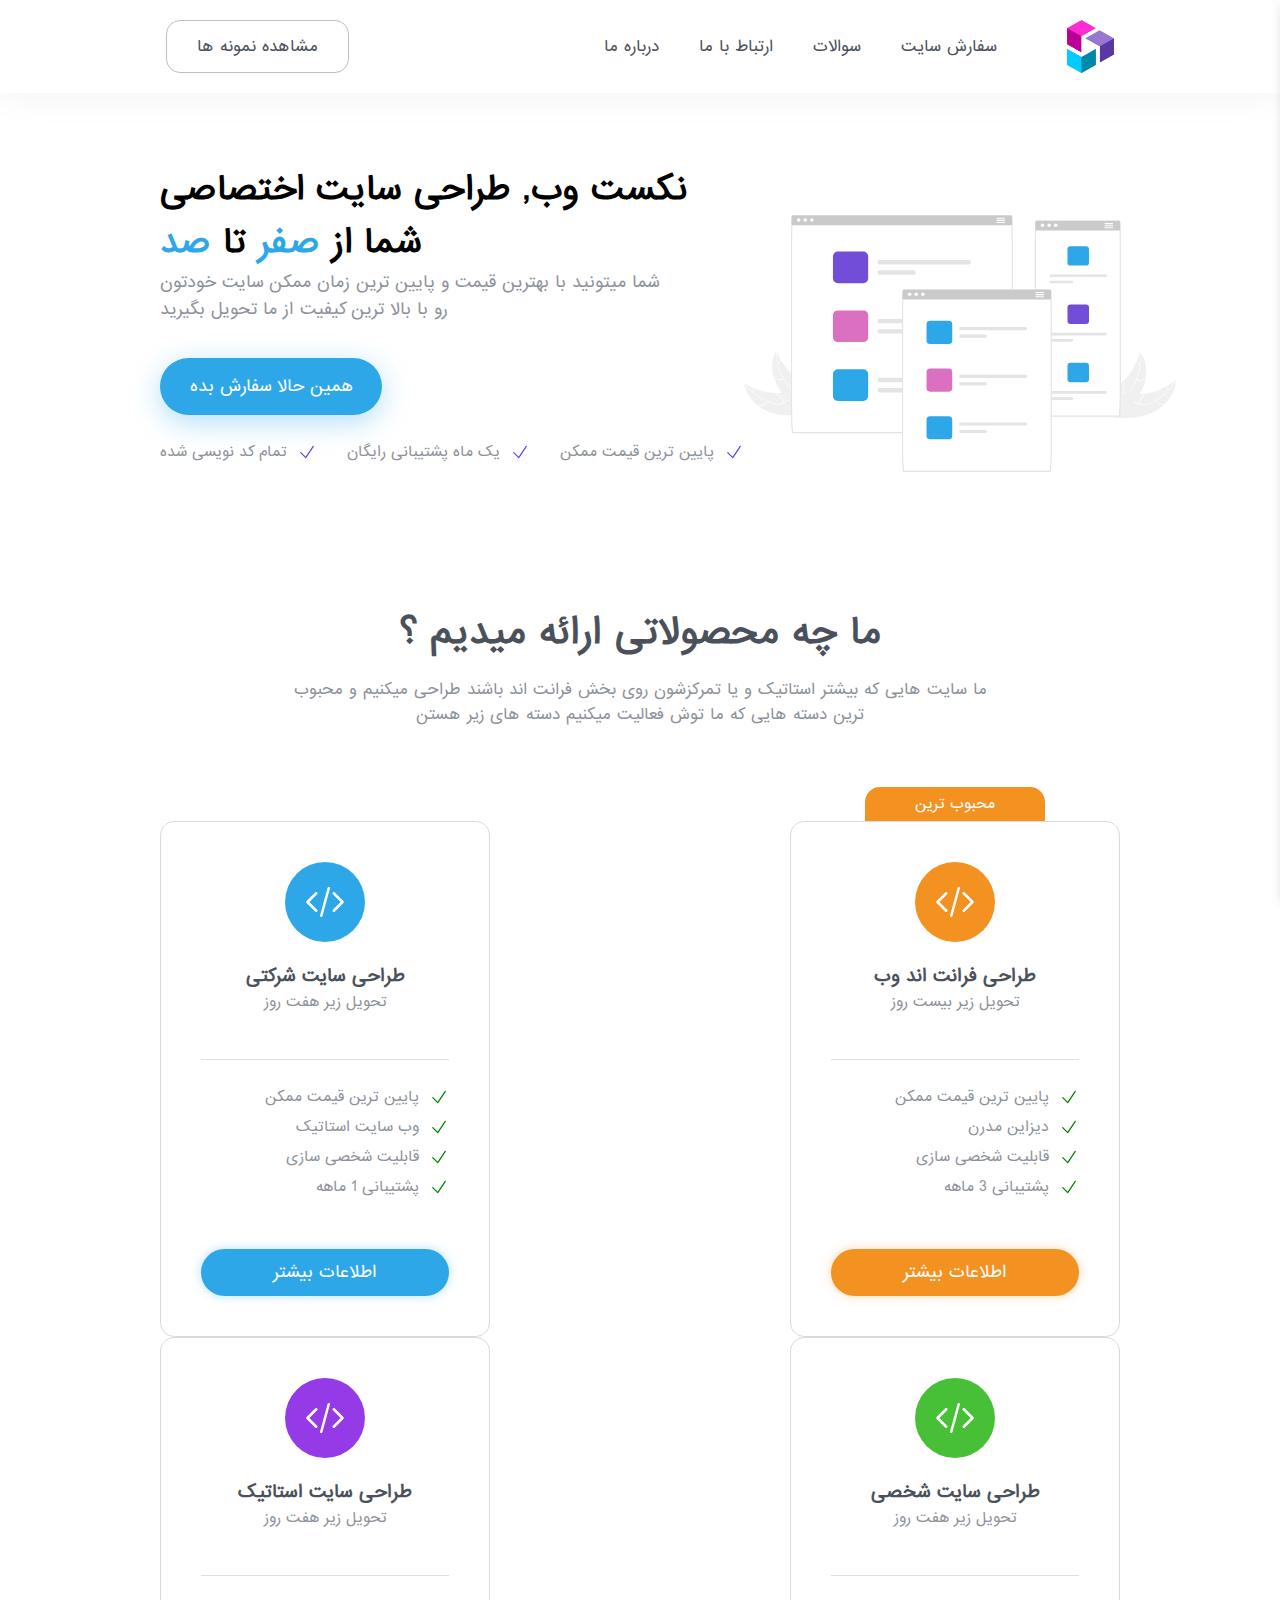
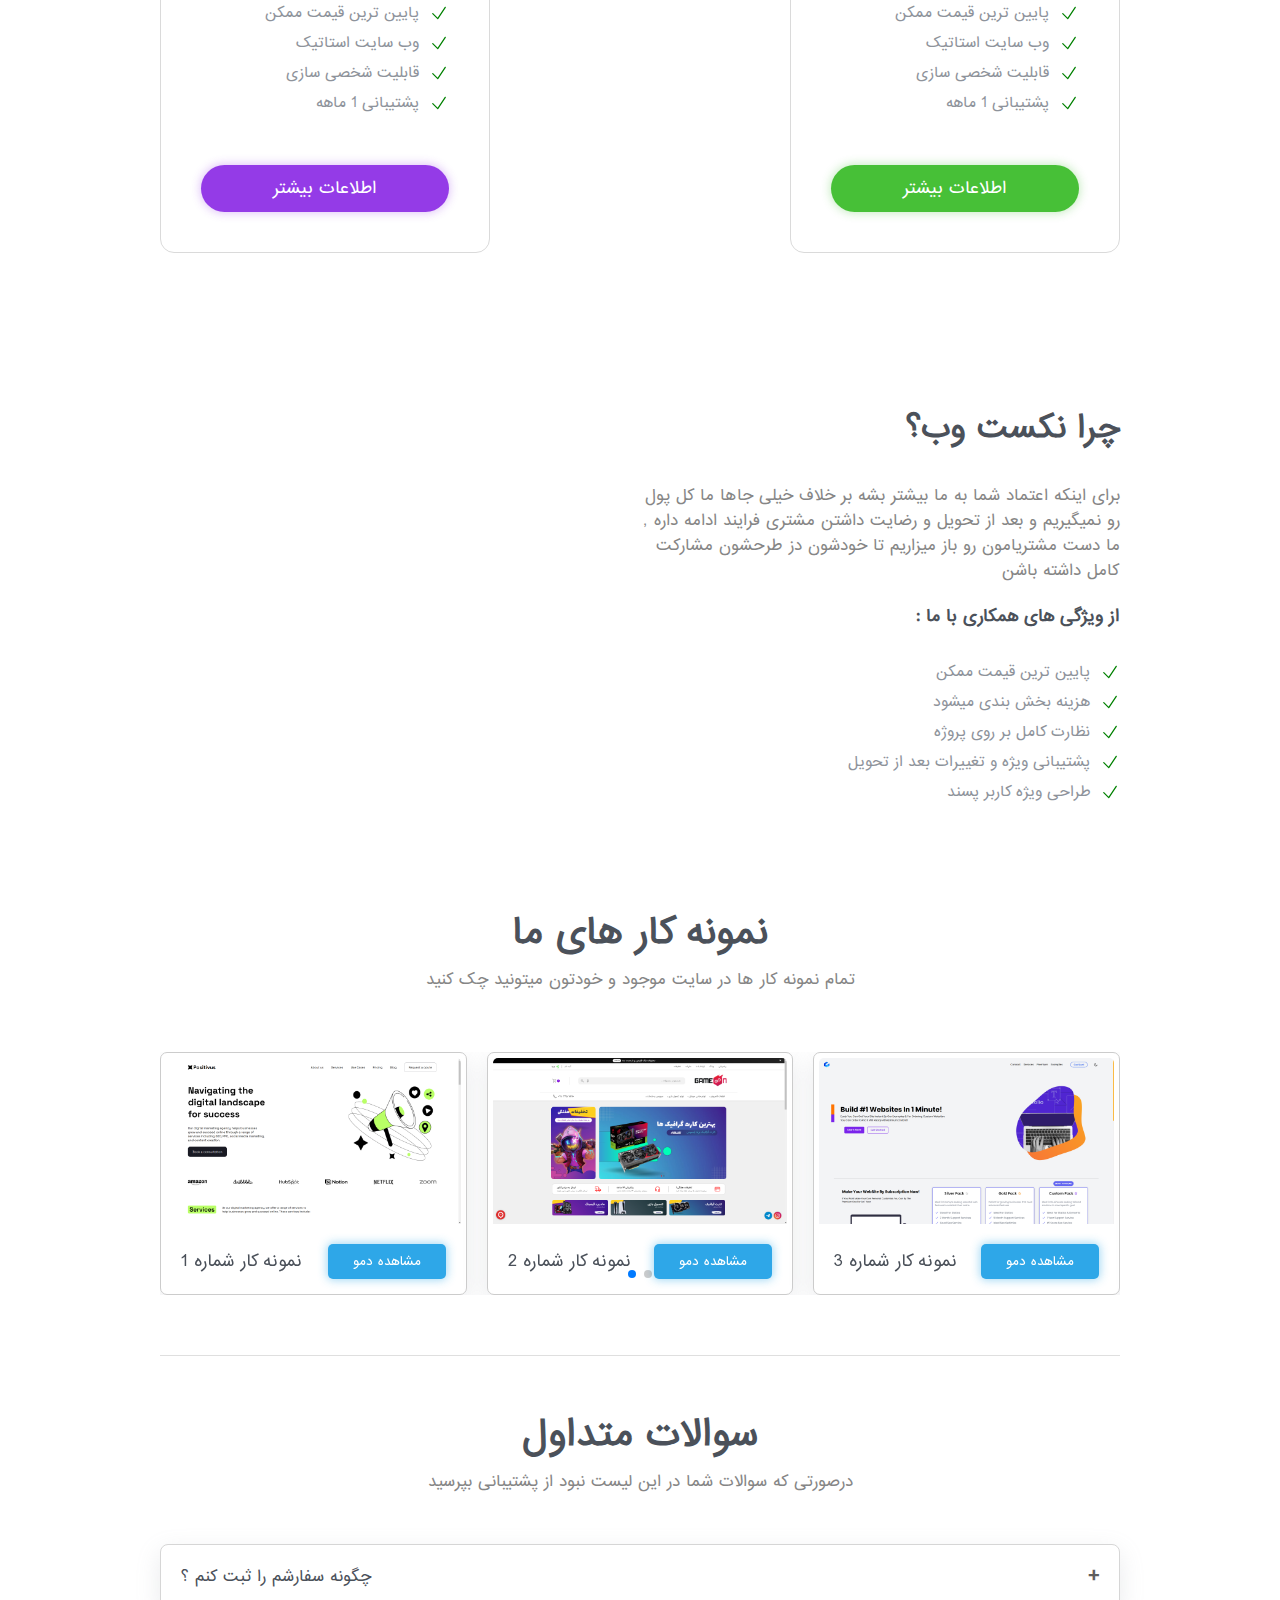
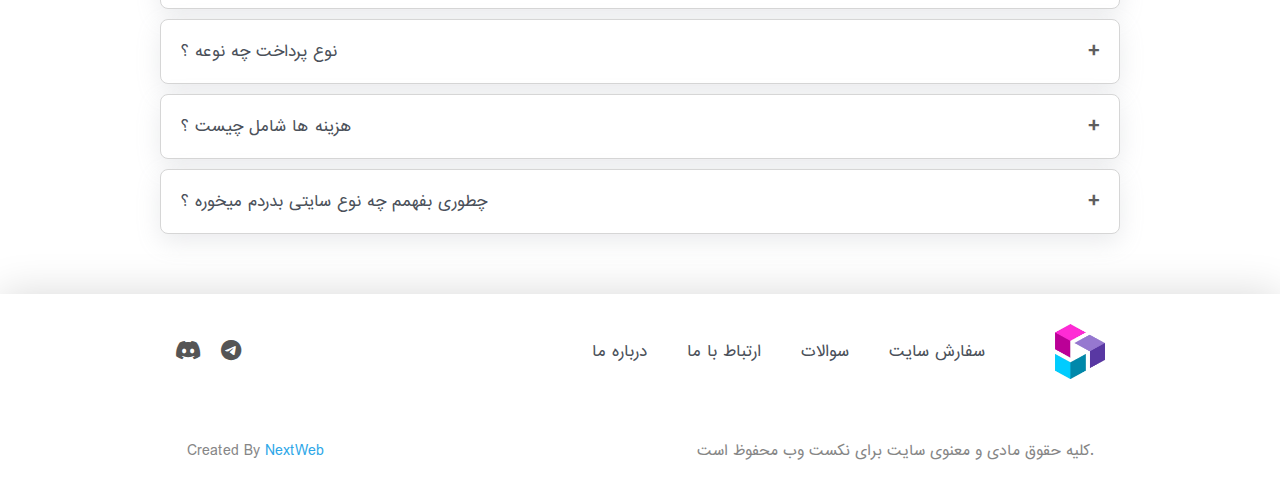
<file: index.html>
<!DOCTYPE html>
<html lang="fa" dir="ltr">
<head>
    <meta charset="UTF-8">
    <meta name="viewport" content="width=device-width, initial-scale=1.0">
    <title>نکست وب | NextWeb</title>
    <link rel="stylesheet" href="assets/index.css">
    <script src="https://cdn.jsdelivr.net/npm/swiper@11/swiper-bundle.min.js"></script>
    <link rel="stylesheet" href="https://cdn.jsdelivr.net/npm/swiper@11/swiper-bundle.min.css"/>
    <link rel="stylesheet" href="https://unpkg.com/swiper/swiper-bundle.min.css" />
    <link rel="x icon" href="assets/logo.png">
    <link rel="stylesheet" href="https://cdnjs.cloudflare.com/ajax/libs/font-awesome/6.5.1/css/all.min.css">
    <meta name="description" content="NextWeb یک شرکت معتبر در زمینه طراحی وب و خدمات دیجیتال است. ما به شما کمک می‌کنیم سایت‌هایی زیبا، کاربرپسند و سریع بسازید.">
    <meta name="keywords" content="طراحی وب, توسعه وب, طراحی سایت, سئو, خدمات دیجیتال, NextWeb">
    <meta property="og:title" content="نکست وب | NextWeb">
    <meta property="og:description" content="NextWeb یک شرکت معتبر در زمینه طراحی وب و خدمات دیجیتال است. ما به شما کمک می‌کنیم سایت‌هایی زیبا، کاربرپسند و سریع بسازید.">
    <meta property="og:image" content="assets/logo.png">
    <meta property="og:url" content="https://nextwebco.ir/">
    <meta property="og:type" content="website">    
</head>
<body>
    <header>
        <a href="" class="nav_req">مشاهده نمونه ها</a>
        <div class="right_section">
            <div class="nav_content">
                <a href="#aboutus">درباره ما</a>
                <a href="order/order.html">ارتباط با ما</a>
                <a href="#faq">سوالات</a>
                <a href="order/order.html">سفارش سایت</a>
            </div>
            <img src="assets/logo.png" alt="لوگوی نکست وب" onclick="window.location.href='index.html'" style="cursor: pointer;">
            <div class="menu-icon" onclick="toggleMenu()"><i class="fa-solid fa-bars"></i></div>
        </div>
    </header>
    <nav class="mobile_menu">
        <div class="close-menu" onclick="toggleMenu()">✖</div>
        <a href="" class="nav_req_mobile">مشاهده نمونه‌ها</a>
        <a href="">درباره ما</a>
        <a href="order/order.html">ارتباط با ما</a>
        <a href="#faq">سوالات</a>
        <a href="order/order.html">سفارش سایت</a>
    </nav>
    <div class="main_content">
        <section>
            <div class="texts">
                <h1>نکست وب, طراحی سایت اختصاصی شما از <span>صفر</span> تا <span>صد</span></h1>
                <p>شما میتونید با بهترین قیمت و پایین ترین زمان ممکن سایت خودتون رو با بالا ترین کیفیت از ما تحویل بگیرید</p>
                <a href="order/order.html">همین حالا سفارش بده</a>
                <div class="checked_container">
                    <div class="checked_item">
                        تمام کد نویسی شده
                        <svg xmlns="http://www.w3.org/2000/svg" fill="none" viewBox="0 0 24 24" stroke-width="1.5" stroke="currentColor" class="size-6">
                            <path stroke-linecap="round" stroke-linejoin="round" d="m4.5 12.75 6 6 9-13.5" />
                          </svg>   
                    </div>
                    <div class="checked_item">
                        یک ماه پشتیبانی رایگان
                        <svg xmlns="http://www.w3.org/2000/svg" fill="none" viewBox="0 0 24 24" stroke-width="1.5" stroke="currentColor" class="size-6">
                            <path stroke-linecap="round" stroke-linejoin="round" d="m4.5 12.75 6 6 9-13.5" />
                          </svg>   
                    </div>  
                    <div class="checked_item">
                        پایین ترین قیمت ممکن
                        <svg xmlns="http://www.w3.org/2000/svg" fill="none" viewBox="0 0 24 24" stroke-width="1.5" stroke="currentColor" class="size-6">
                            <path stroke-linecap="round" stroke-linejoin="round" d="m4.5 12.75 6 6 9-13.5" />
                          </svg>   
                    </div>                   
                </div>
            </div>
            <img src="assets/undraw.svg" alt="تصویری از خدمات طراحی سایت نکست وب">
        </section>
        <div class="items_container">
            <h2>ما چه محصولاتی ارائه میدیم ؟</h2>
            <p class="paragraph">ما سایت هایی که بیشتر استاتیک و یا تمرکزشون روی بخش فرانت اند باشند طراحی میکنیم و محبوب ترین دسته هایی که ما توش فعالیت میکنیم دسته های زیر هستن</p>
            <div class="items_content">
                <div class="item_mother">
                    <div class="items_child">
                        <span>
                            <svg xmlns="http://www.w3.org/2000/svg" fill="none" viewBox="0 0 24 24" stroke-width="1.5" stroke="currentColor">
                                <path stroke-linecap="round" stroke-linejoin="round" d="M17.25 6.75 22.5 12l-5.25 5.25m-10.5 0L1.5 12l5.25-5.25m7.5-3-4.5 16.5" />
                              </svg>                          
                        </span>
                        <h3>طراحی سایت شرکتی</h3>
                        <p>تحویل زیر هفت روز</p>
                        <hr>
                        <div class="checked_items_option">
                            <div class="checked_item">
                                پایین ترین قیمت ممکن
                                <svg xmlns="http://www.w3.org/2000/svg" fill="none" viewBox="0 0 24 24" stroke-width="1.5" stroke="currentColor" class="size-6">
                                    <path stroke-linecap="round" stroke-linejoin="round" d="m4.5 12.75 6 6 9-13.5" />
                                  </svg>   
                            </div>  
                            <div class="checked_item">
                                وب سایت استاتیک
                                <svg xmlns="http://www.w3.org/2000/svg" fill="none" viewBox="0 0 24 24" stroke-width="1.5" stroke="currentColor" class="size-6">
                                    <path stroke-linecap="round" stroke-linejoin="round" d="m4.5 12.75 6 6 9-13.5" />
                                  </svg>   
                            </div>  
                            <div class="checked_item">
                                قابلیت شخصی سازی
                                <svg xmlns="http://www.w3.org/2000/svg" fill="none" viewBox="0 0 24 24" stroke-width="1.5" stroke="currentColor" class="size-6">
                                    <path stroke-linecap="round" stroke-linejoin="round" d="m4.5 12.75 6 6 9-13.5" />
                                  </svg>   
                            </div>  
                            <div class="checked_item">
                                پشتیبانی 1 ماهه
                                <svg xmlns="http://www.w3.org/2000/svg" fill="none" viewBox="0 0 24 24" stroke-width="1.5" stroke="currentColor" class="size-6">
                                    <path stroke-linecap="round" stroke-linejoin="round" d="m4.5 12.75 6 6 9-13.5" />
                                  </svg>   
                            </div>  
                        </div>
                        <a href="order/order.html">اطلاعات بیشتر</a>
                    </div>
                </div>
                <div class="item_mother">
                    <div class="nametag">محبوب ترین</div>
                    <div class="items_child">
                        <span>
                            <svg xmlns="http://www.w3.org/2000/svg" fill="none" viewBox="0 0 24 24" stroke-width="1.5" stroke="currentColor">
                                <path stroke-linecap="round" stroke-linejoin="round" d="M17.25 6.75 22.5 12l-5.25 5.25m-10.5 0L1.5 12l5.25-5.25m7.5-3-4.5 16.5" />
                              </svg>                          
                        </span>
                        <h3>طراحی فرانت اند وب</h3>
                        <p>تحویل زیر بیست روز</p>
                        <hr>
                        <div class="checked_items_option">
                            <div class="checked_item">
                                پایین ترین قیمت ممکن
                                <svg xmlns="http://www.w3.org/2000/svg" fill="none" viewBox="0 0 24 24" stroke-width="1.5" stroke="currentColor" class="size-6">
                                    <path stroke-linecap="round" stroke-linejoin="round" d="m4.5 12.75 6 6 9-13.5" />
                                  </svg>   
                            </div>  
                            <div class="checked_item">
                                دیزاین مدرن
                                <svg xmlns="http://www.w3.org/2000/svg" fill="none" viewBox="0 0 24 24" stroke-width="1.5" stroke="currentColor" class="size-6">
                                    <path stroke-linecap="round" stroke-linejoin="round" d="m4.5 12.75 6 6 9-13.5" />
                                  </svg>   
                            </div>  
                            <div class="checked_item">
                                قابلیت شخصی سازی
                                <svg xmlns="http://www.w3.org/2000/svg" fill="none" viewBox="0 0 24 24" stroke-width="1.5" stroke="currentColor" class="size-6">
                                    <path stroke-linecap="round" stroke-linejoin="round" d="m4.5 12.75 6 6 9-13.5" />
                                  </svg>   
                            </div>  
                            <div class="checked_item">
                                پشتیبانی 3 ماهه
                                <svg xmlns="http://www.w3.org/2000/svg" fill="none" viewBox="0 0 24 24" stroke-width="1.5" stroke="currentColor" class="size-6">
                                    <path stroke-linecap="round" stroke-linejoin="round" d="m4.5 12.75 6 6 9-13.5" />
                                  </svg>   
                            </div>  
                        </div>
                        <a href="order/order.html">اطلاعات بیشتر</a>
                    </div>
                </div>
                <div class="item_mother">
                    <div class="items_child">
                        <span>
                            <svg xmlns="http://www.w3.org/2000/svg" fill="none" viewBox="0 0 24 24" stroke-width="1.5" stroke="currentColor">
                                <path stroke-linecap="round" stroke-linejoin="round" d="M17.25 6.75 22.5 12l-5.25 5.25m-10.5 0L1.5 12l5.25-5.25m7.5-3-4.5 16.5" />
                              </svg>                          
                        </span>
                        <h3>طراحی سایت استاتیک</h3>
                        <p>تحویل زیر هفت روز</p>
                        <hr>
                        <div class="checked_items_option">
                            <div class="checked_item">
                                پایین ترین قیمت ممکن
                                <svg xmlns="http://www.w3.org/2000/svg" fill="none" viewBox="0 0 24 24" stroke-width="1.5" stroke="currentColor" class="size-6">
                                    <path stroke-linecap="round" stroke-linejoin="round" d="m4.5 12.75 6 6 9-13.5" />
                                  </svg>   
                            </div>  
                            <div class="checked_item">
                                وب سایت استاتیک
                                <svg xmlns="http://www.w3.org/2000/svg" fill="none" viewBox="0 0 24 24" stroke-width="1.5" stroke="currentColor" class="size-6">
                                    <path stroke-linecap="round" stroke-linejoin="round" d="m4.5 12.75 6 6 9-13.5" />
                                  </svg>   
                            </div>  
                            <div class="checked_item">
                                قابلیت شخصی سازی
                                <svg xmlns="http://www.w3.org/2000/svg" fill="none" viewBox="0 0 24 24" stroke-width="1.5" stroke="currentColor" class="size-6">
                                    <path stroke-linecap="round" stroke-linejoin="round" d="m4.5 12.75 6 6 9-13.5" />
                                  </svg>   
                            </div>  
                            <div class="checked_item">
                                پشتیبانی 1 ماهه
                                <svg xmlns="http://www.w3.org/2000/svg" fill="none" viewBox="0 0 24 24" stroke-width="1.5" stroke="currentColor" class="size-6">
                                    <path stroke-linecap="round" stroke-linejoin="round" d="m4.5 12.75 6 6 9-13.5" />
                                  </svg>   
                            </div>  
                        </div>
                        <a href="order/order.html">اطلاعات بیشتر</a>
                    </div>
                </div>
                <div class="item_mother">
                    <div class="items_child">
                        <span>
                            <svg xmlns="http://www.w3.org/2000/svg" fill="none" viewBox="0 0 24 24" stroke-width="1.5" stroke="currentColor">
                                <path stroke-linecap="round" stroke-linejoin="round" d="M17.25 6.75 22.5 12l-5.25 5.25m-10.5 0L1.5 12l5.25-5.25m7.5-3-4.5 16.5" />
                              </svg>                          
                        </span>
                        <h3>طراحی سایت شخصی</h3>
                        <p>تحویل زیر هفت روز</p>
                        <hr>
                        <div class="checked_items_option">
                            <div class="checked_item">
                                پایین ترین قیمت ممکن
                                <svg xmlns="http://www.w3.org/2000/svg" fill="none" viewBox="0 0 24 24" stroke-width="1.5" stroke="currentColor" class="size-6">
                                    <path stroke-linecap="round" stroke-linejoin="round" d="m4.5 12.75 6 6 9-13.5" />
                                  </svg>   
                            </div>  
                            <div class="checked_item">
                                وب سایت استاتیک
                                <svg xmlns="http://www.w3.org/2000/svg" fill="none" viewBox="0 0 24 24" stroke-width="1.5" stroke="currentColor" class="size-6">
                                    <path stroke-linecap="round" stroke-linejoin="round" d="m4.5 12.75 6 6 9-13.5" />
                                  </svg>   
                            </div>  
                            <div class="checked_item">
                                قابلیت شخصی سازی
                                <svg xmlns="http://www.w3.org/2000/svg" fill="none" viewBox="0 0 24 24" stroke-width="1.5" stroke="currentColor" class="size-6">
                                    <path stroke-linecap="round" stroke-linejoin="round" d="m4.5 12.75 6 6 9-13.5" />
                                  </svg>   
                            </div>  
                            <div class="checked_item">
                                پشتیبانی 1 ماهه
                                <svg xmlns="http://www.w3.org/2000/svg" fill="none" viewBox="0 0 24 24" stroke-width="1.5" stroke="currentColor" class="size-6">
                                    <path stroke-linecap="round" stroke-linejoin="round" d="m4.5 12.75 6 6 9-13.5" />
                                  </svg>   
                            </div>  
                        </div>
                        <a href="order/order.html">اطلاعات بیشتر</a>
                    </div>
                </div>
            </div>
        </div>
        <div class="why_us" id="aboutus">
            <div class="images">
                <img src="assets/unknown_2025.01.26-18.40.png" alt="">
                <img src="assets/unknown_2025.01.26-18.46.png" alt="">
                <img src="assets/unknown_2025.01.26-18.54.png" alt="">
            </div>
            <div class="text_container">
                <h2>چرا نکست وب؟</h2>
                <p>برای اینکه اعتماد شما به ما بیشتر بشه بر خلاف خیلی جاها ما کل پول رو نمیگیریم و بعد از تحویل و رضایت داشتن مشتری فرایند ادامه داره , ما دست مشتریامون رو باز میزاریم تا خودشون دز طرحشون مشارکت کامل داشته باشن</p>
                <h4>: از ویژگی های همکاری با ما </h4>
                <div class="checked_items_option">
                    <div class="checked_item">
                        پایین ترین قیمت ممکن
                        <svg xmlns="http://www.w3.org/2000/svg" fill="none" viewBox="0 0 24 24" stroke-width="1.5" stroke="currentColor" class="size-6">
                            <path stroke-linecap="round" stroke-linejoin="round" d="m4.5 12.75 6 6 9-13.5" />
                          </svg>   
                    </div>  
                    <div class="checked_item">
                        هزینه بخش بندی میشود
                        <svg xmlns="http://www.w3.org/2000/svg" fill="none" viewBox="0 0 24 24" stroke-width="1.5" stroke="currentColor" class="size-6">
                            <path stroke-linecap="round" stroke-linejoin="round" d="m4.5 12.75 6 6 9-13.5" />
                          </svg>   
                    </div>  
                    <div class="checked_item">
                        نظارت کامل بر روی پروژه
                        <svg xmlns="http://www.w3.org/2000/svg" fill="none" viewBox="0 0 24 24" stroke-width="1.5" stroke="currentColor" class="size-6">
                            <path stroke-linecap="round" stroke-linejoin="round" d="m4.5 12.75 6 6 9-13.5" />
                          </svg>   
                    </div>  
                    <div class="checked_item">
                        پشتیبانی ویژه و تغییرات بعد از تحویل
                        <svg xmlns="http://www.w3.org/2000/svg" fill="none" viewBox="0 0 24 24" stroke-width="1.5" stroke="currentColor" class="size-6">
                            <path stroke-linecap="round" stroke-linejoin="round" d="m4.5 12.75 6 6 9-13.5" />
                          </svg>   
                    </div>  
                    <div class="checked_item">
                        طراحی ویژه کاربر پسند
                        <svg xmlns="http://www.w3.org/2000/svg" fill="none" viewBox="0 0 24 24" stroke-width="1.5" stroke="currentColor" class="size-6">
                            <path stroke-linecap="round" stroke-linejoin="round" d="m4.5 12.75 6 6 9-13.5" />
                          </svg>   
                    </div>  
                </div>
            </div>
        </div>
        <div class="sample_mother">
            <h2>نمونه کار های ما</h2>
            <p class="paragraph">تمام نمونه کار ها در سایت موجود و خودتون میتونید چک کنید</p>
            <div class="swiper_container">
                <div class="swiper mySwiper">
                    <div class="swiper-wrapper">
                    <a class="swiper-slide">
                        <img src="assets/unknown_2025.01.26-18.40.png" alt="">
                        <div class="sample_container">
                            <p>نمونه کار شماره 1</p>
                            <button onclick="window.location.href='demo/positivus/index.html'" style="cursor: pointer;">مشاهده دمو</button>
                        </div>
                    </a>
                    <a class="swiper-slide">
                        <img src="assets/unknown_2025.01.26-18.46.png" alt="">
                        <div class="sample_container">
                            <p>نمونه کار شماره 2</p>
                            <button onclick="window.location.href='demo/gameon/index.html'" style="cursor: pointer;">مشاهده دمو</button>
                        </div>
                    </a>
                    <a class="swiper-slide">
                        <img src="assets/unknown_2025.01.26-18.54.png" alt="">
                        <div class="sample_container">
                            <p>نمونه کار شماره 3</p>
                            <button onclick="window.location.href='demo/megaweb/home/index.html'" style="cursor: pointer;">مشاهده دمو</button>
                        </div>
                    </a>
                    <a class="swiper-slide">
                        <img src="assets/unknown_2025.01.26-18.50.png" alt="">
                        <div class="sample_container">
                            <p>نمونه کار شماره 4</p>
                            <button style="cursor: pointer;">مشاهده دمو</button>
                        </div>
                    </a>
                    </div>
                    <div class="swiper-pagination"></div>
                </div>
            </div>
        </div>
        <hr>
        <div id="faq" class="faq-container">
            <h2>سوالات متداول</h2>
            <p class="paragraph">درصورتی که سوالات شما در این لیست نبود از پشتیبانی بپرسید</p>
            <details>
                <summary>
                    چگونه سفارشم را ثبت کنم ؟
                    <span class="faq-icon">+</span>
                </summary>
                <p>برای ثبت سفارش خود میتوانید به بخش پشتیبانی یا تلگرام سایت پیام دهید</p>
            </details>
        
            <details>
                <summary>
                    نوع پرداخت چه نوعه ؟
                    <span class="faq-icon">+</span>
                </summary>
                <p>بعد ثبت پروژه تیم ما با شما در ارتباط خواهد بود و به شما اطلاع داده میشه و در چند قسمت واریز میشه</p>
            </details>
        
            <details>
                <summary>
                    هزینه ها شامل چیست ؟
                    <span class="faq-icon">+</span>
                </summary>
                <p>بستگی به نوع سفارش شما دارد ولی در اکثر مواقع جمع هاست و دامین + کارمزد تیم میباشد</p>
            </details>
            <details>
                <summary>
                    چطوری بفهمم چه نوع سایتی بدردم میخوره ؟
                    <span class="faq-icon">+</span>
                </summary>
                <p>شما با پیام دادن به پشتیبانی ما و مشاوره رایگان راحت میتونید نوع سایتی که نیاز دارید رو پیدا کنید</p>
            </details>
        </div>
    </div>
    <footer>
        <div class="navbar_footer">
            <div class="social_container">
                <a href="https://discord.gg/ajn7f2bZFE"><i class="fa-brands fa-discord"></i></a>
                <a href="https://t.me/SoulVage"><i class="fa-brands fa-telegram"></i></a>
            </div>
            <div class="right_section">
                <div class="nav_content">
                    <a href="#aboutus">درباره ما</a>
                    <a href="order/order.html">ارتباط با ما</a>
                    <a href="#faq">سوالات</a>
                    <a href="order/order.html">سفارش سایت</a>
                </div>
                <img src="assets/logo.png" alt="">
            </div>
        </div>
        <div class="copyright">
            <p>Created By <a href="https://nextwebco.ir">NextWeb</a></p>
            <p>کلیه حقوق مادی و معنوی سایت برای نکست وب محفوظ است.</p>
        </div>
    </footer>
    <script>
        document.querySelectorAll("details").forEach((faq) => {
            faq.addEventListener("toggle", function () {
                const icon = this.querySelector(".faq-icon");
                icon.textContent = this.open ? "−" : "+";
            });
        });
    </script>
    <script>
        var swiper = new Swiper(".mySwiper", {
            slidesPerView: 4,
            spaceBetween: 20,
            pagination: {
              el: ".swiper-pagination",
              clickable: true,
            },
            breakpoints: {
              // وقتی عرض صفحه کمتر از 1400px باشد
              1400: {
                slidesPerView: 4, // تعداد اسلایدها به 3 کاهش پیدا می‌کند
              },
              // وقتی عرض صفحه کمتر از 1000px باشد
              1000: {
                slidesPerView: 3, // تعداد اسلایدها به 2 کاهش پیدا می‌کند
              },
              // وقتی عرض صفحه کمتر از 700px باشد
              500: {
                slidesPerView: 2, // تعداد اسلایدها به 1 کاهش پیدا می‌کند
              },
              100: {
                slidesPerView: 1, // تعداد اسلایدها به 1 کاهش پیدا می‌کند
              },
            },
          });
          
      </script>
      <script>
        function toggleMenu() {
            const menu = document.querySelector('.mobile_menu');
            menu.classList.toggle('show');
        
            if (menu.classList.contains('show')) {
                document.body.style.overflow = 'hidden'; // غیرفعال کردن اسکرول
            } else {
                document.body.style.overflow = 'auto'; // فعال کردن اسکرول
            }
        }
        </script>
        <script type="text/javascript">
            !function(){var i="pbdfsp",a=window,d=document;function g(){var g=d.createElement("script"),s="https://www.goftino.com/widget/"+i,l=localStorage.getItem("goftino_"+i);g.async=!0,g.src=l?s+"?o="+l:s;d.getElementsByTagName("head")[0].appendChild(g);}"complete"===d.readyState?g():a.attachEvent?a.attachEvent("onload",g):a.addEventListener("load",g,!1);}();
          </script>
          <script type="application/ld+json">
            {
              "@context": "https://schema.org",
              "@type": "WebSite",
              "name": "نکست وب",
              "url": "https://nextweb.com",
              "description": "نکست وب ارائه‌دهنده طراحی سایت اختصاصی با کیفیت بالا و قیمت مناسب."
            }
            </script>
            
</body>
</html>
</file>
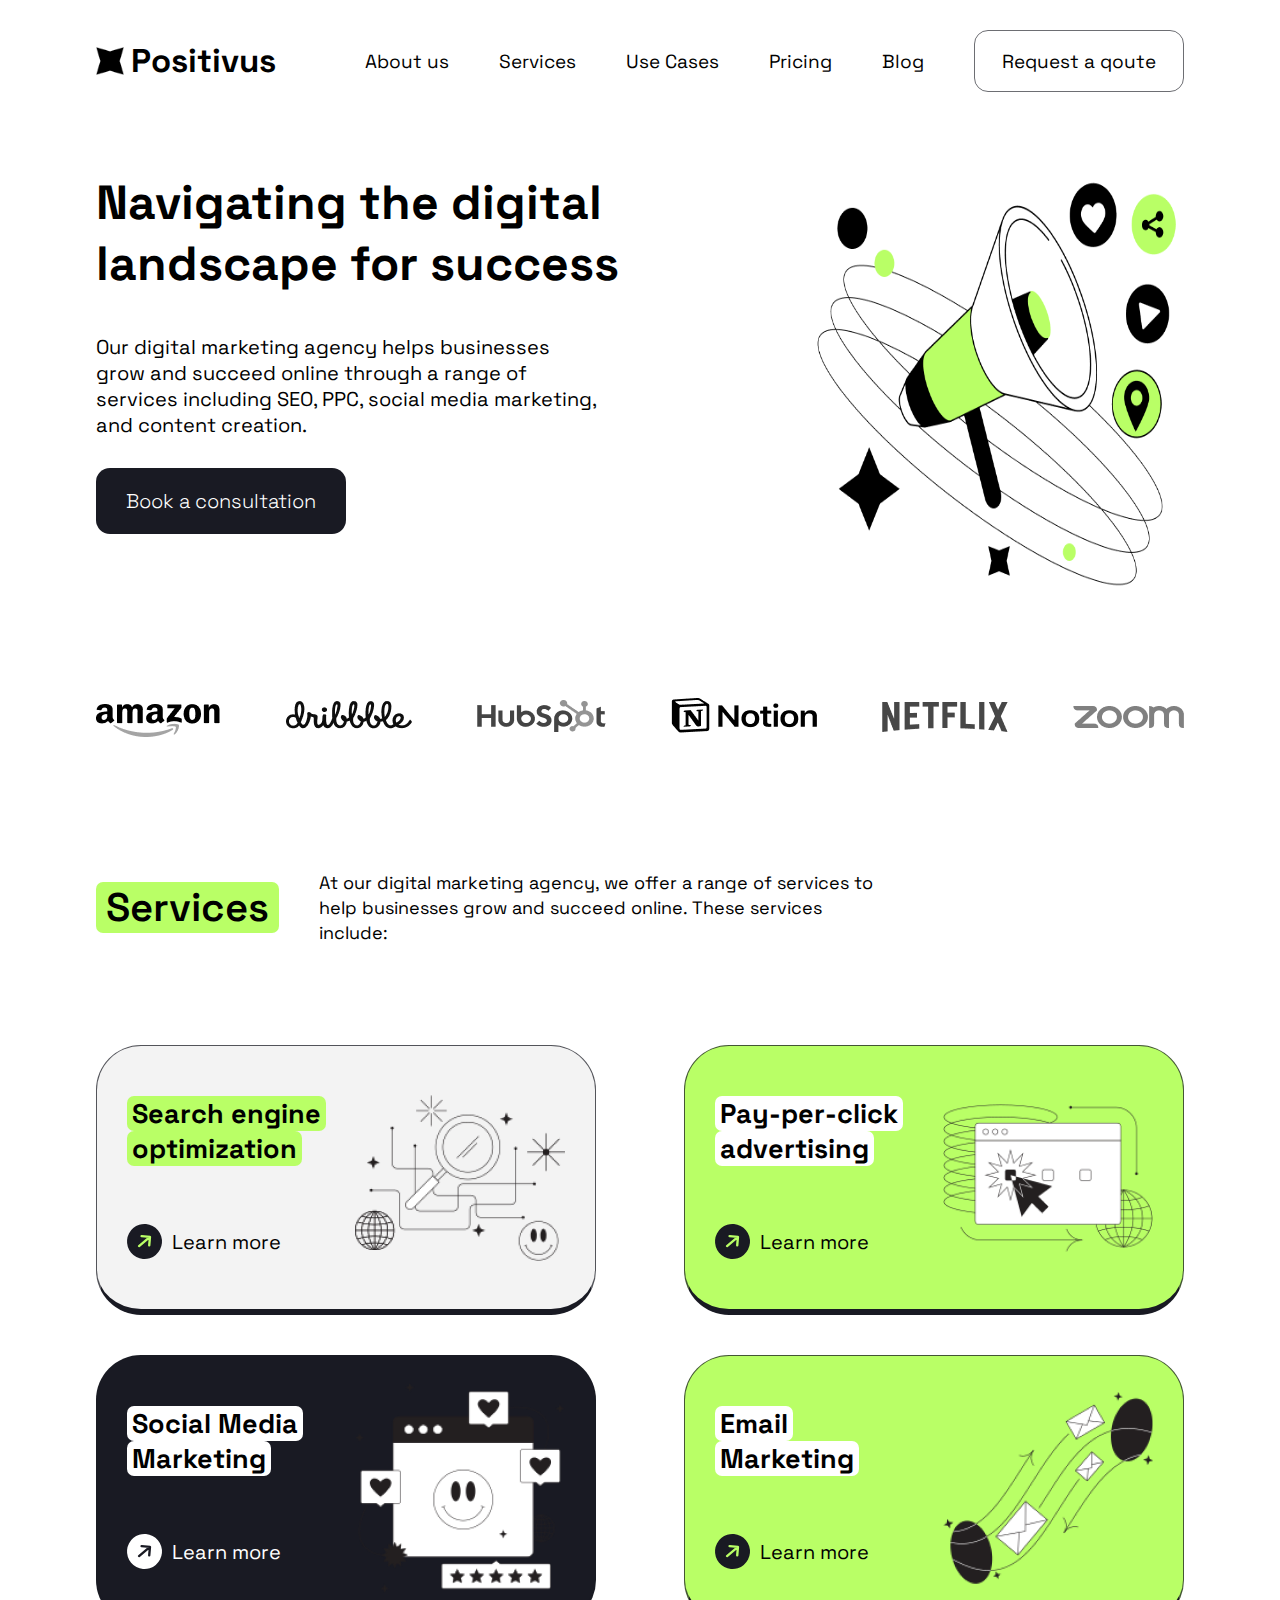
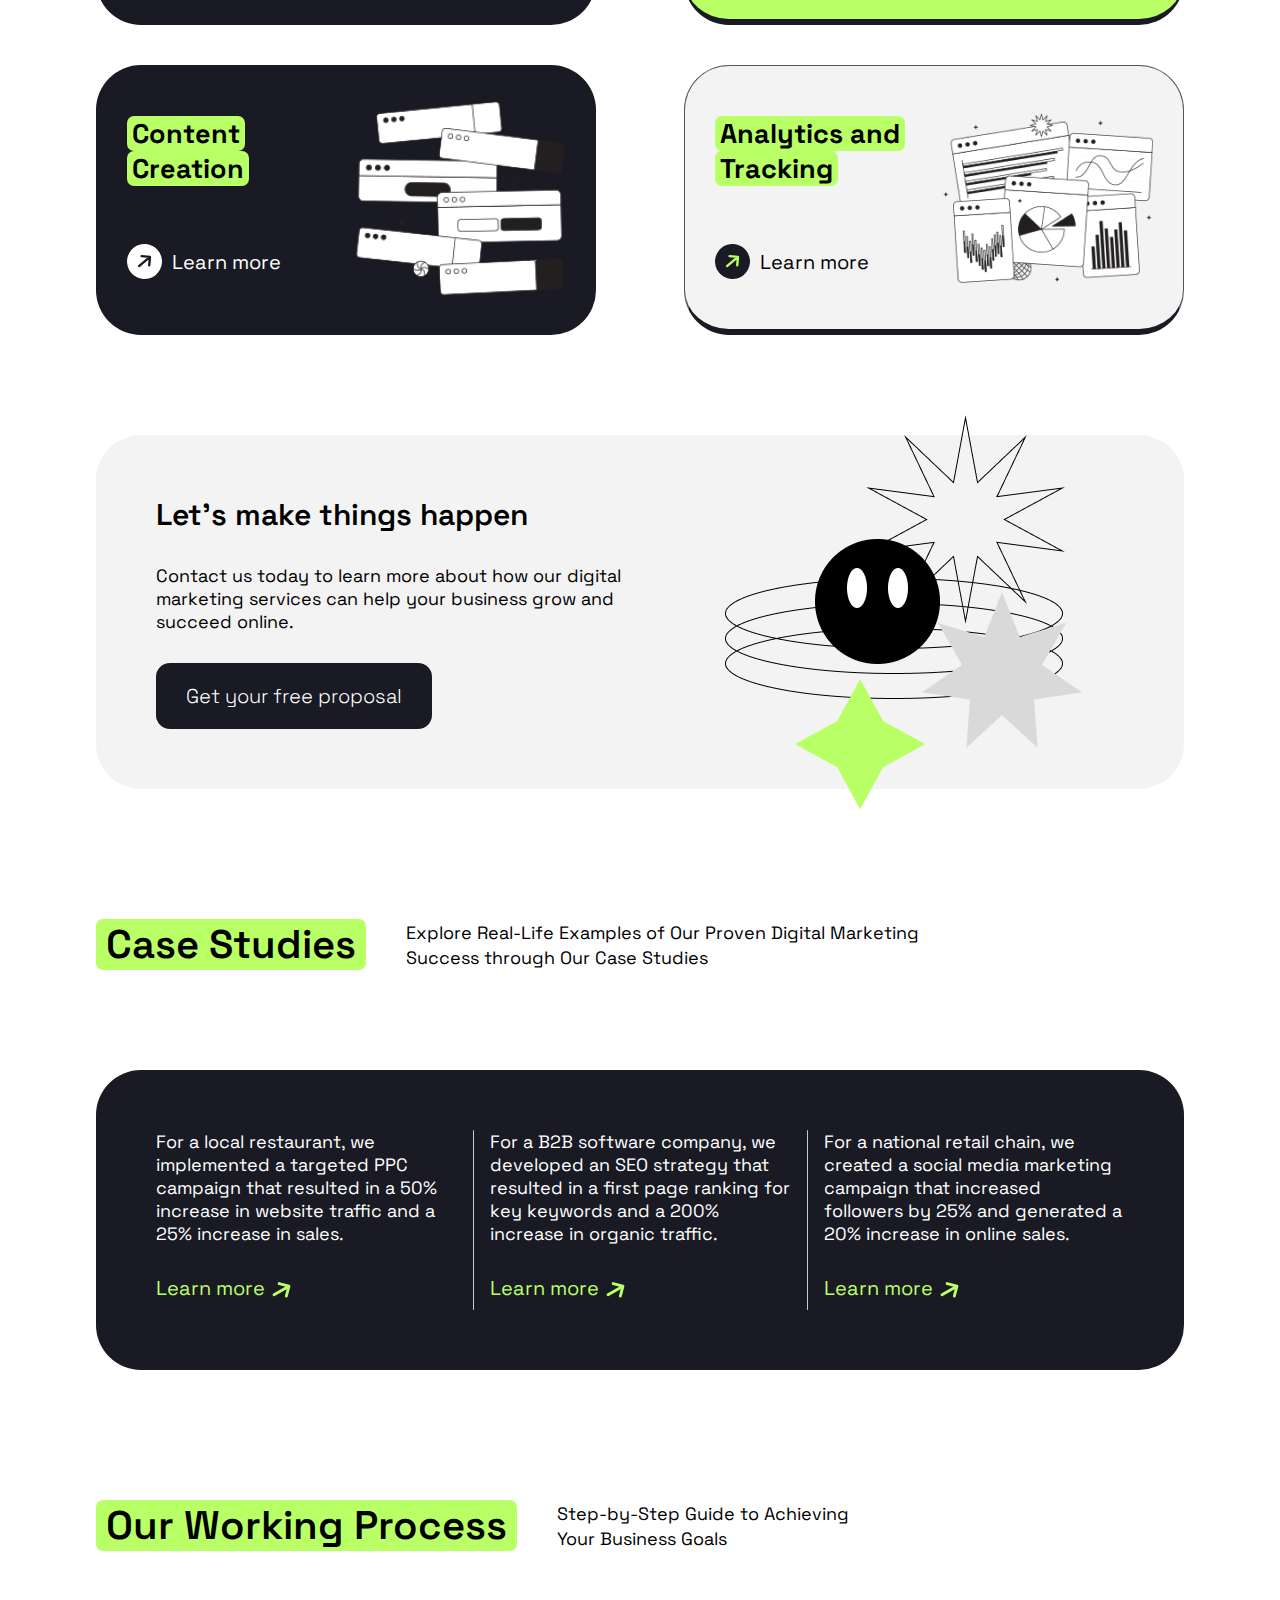
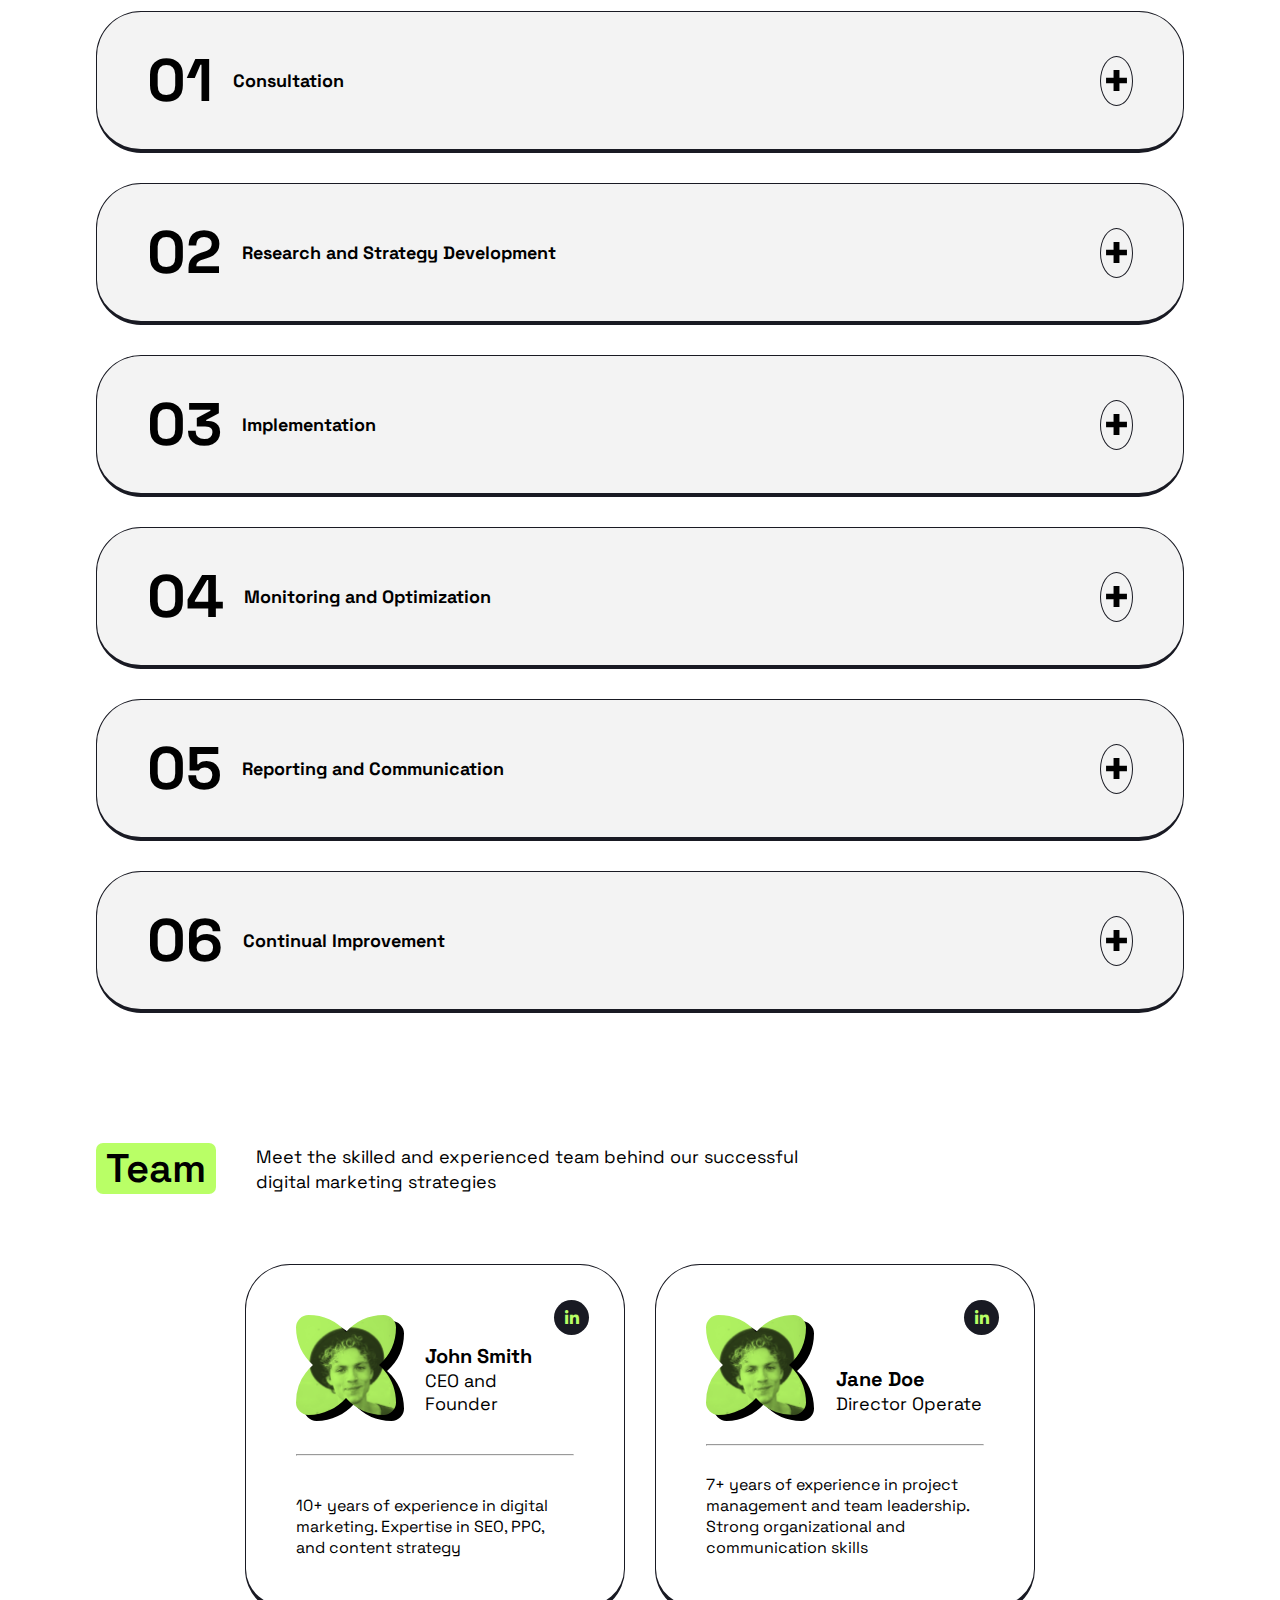
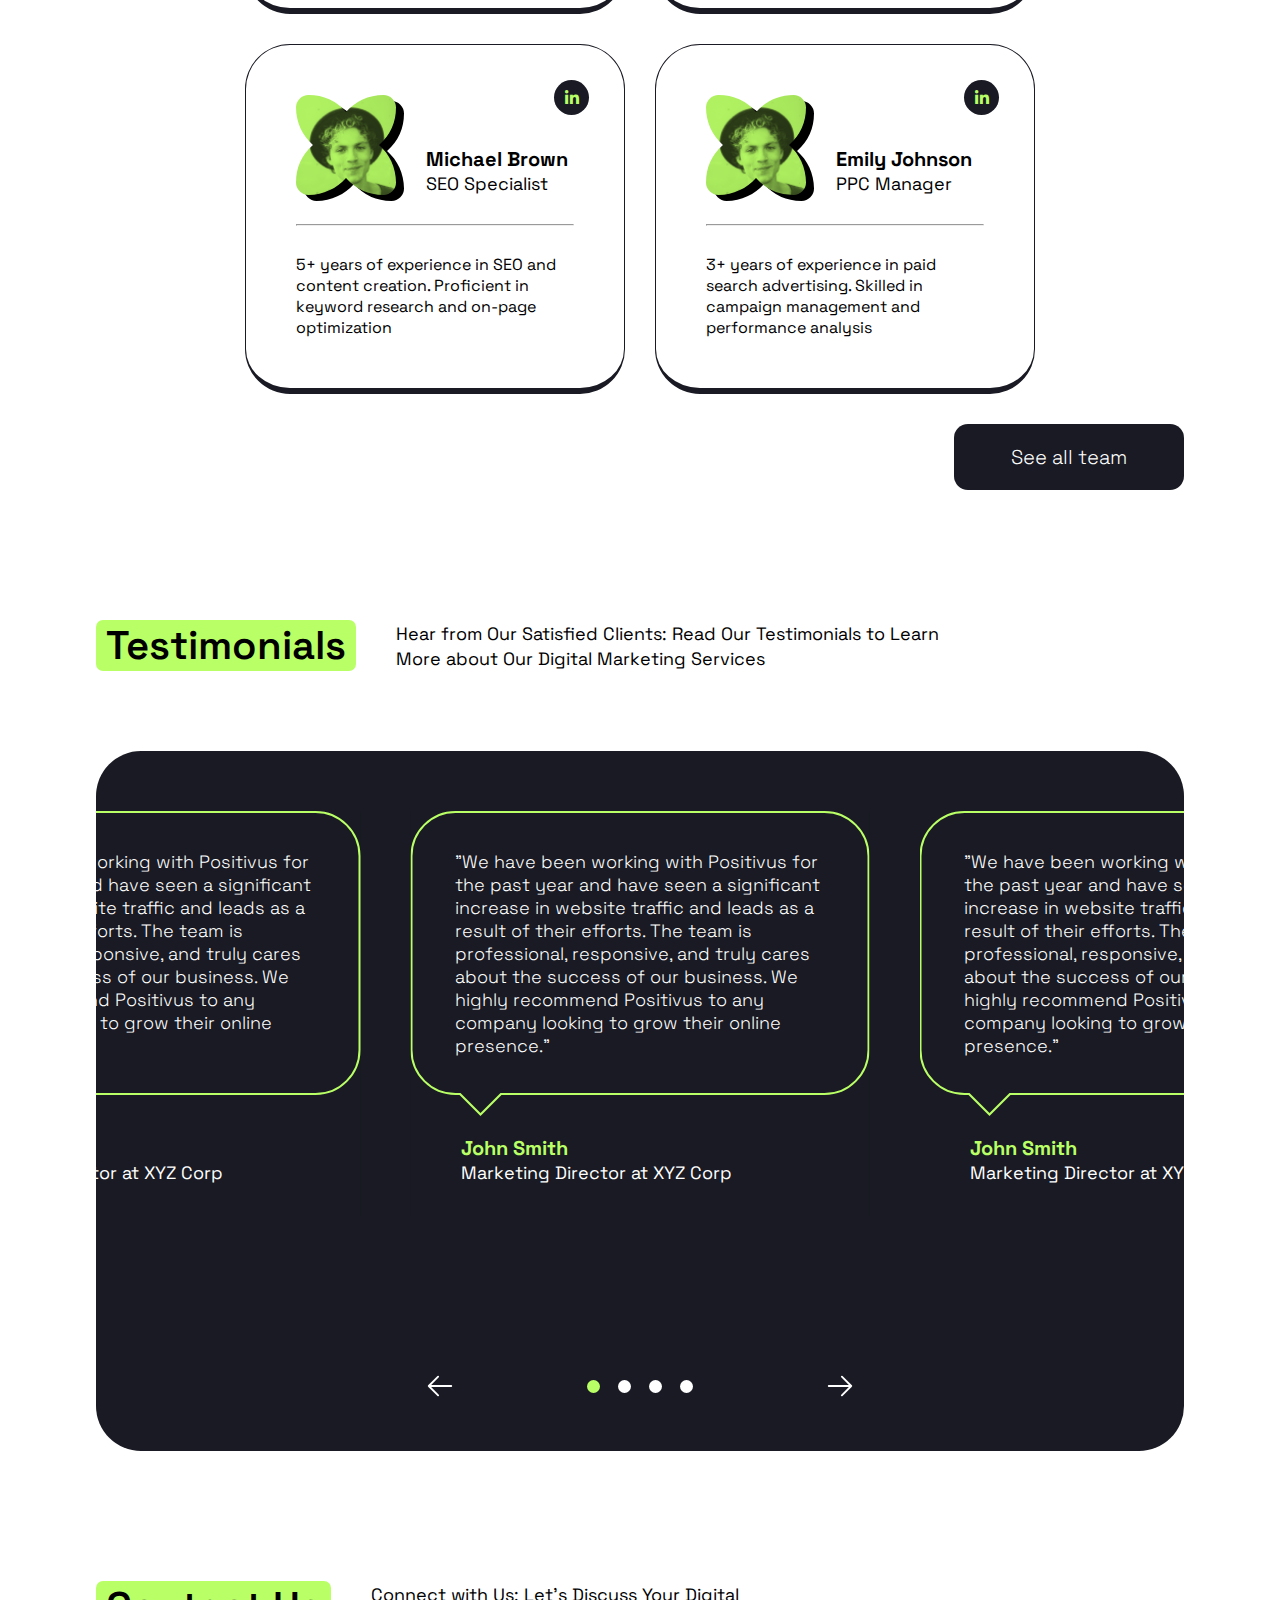
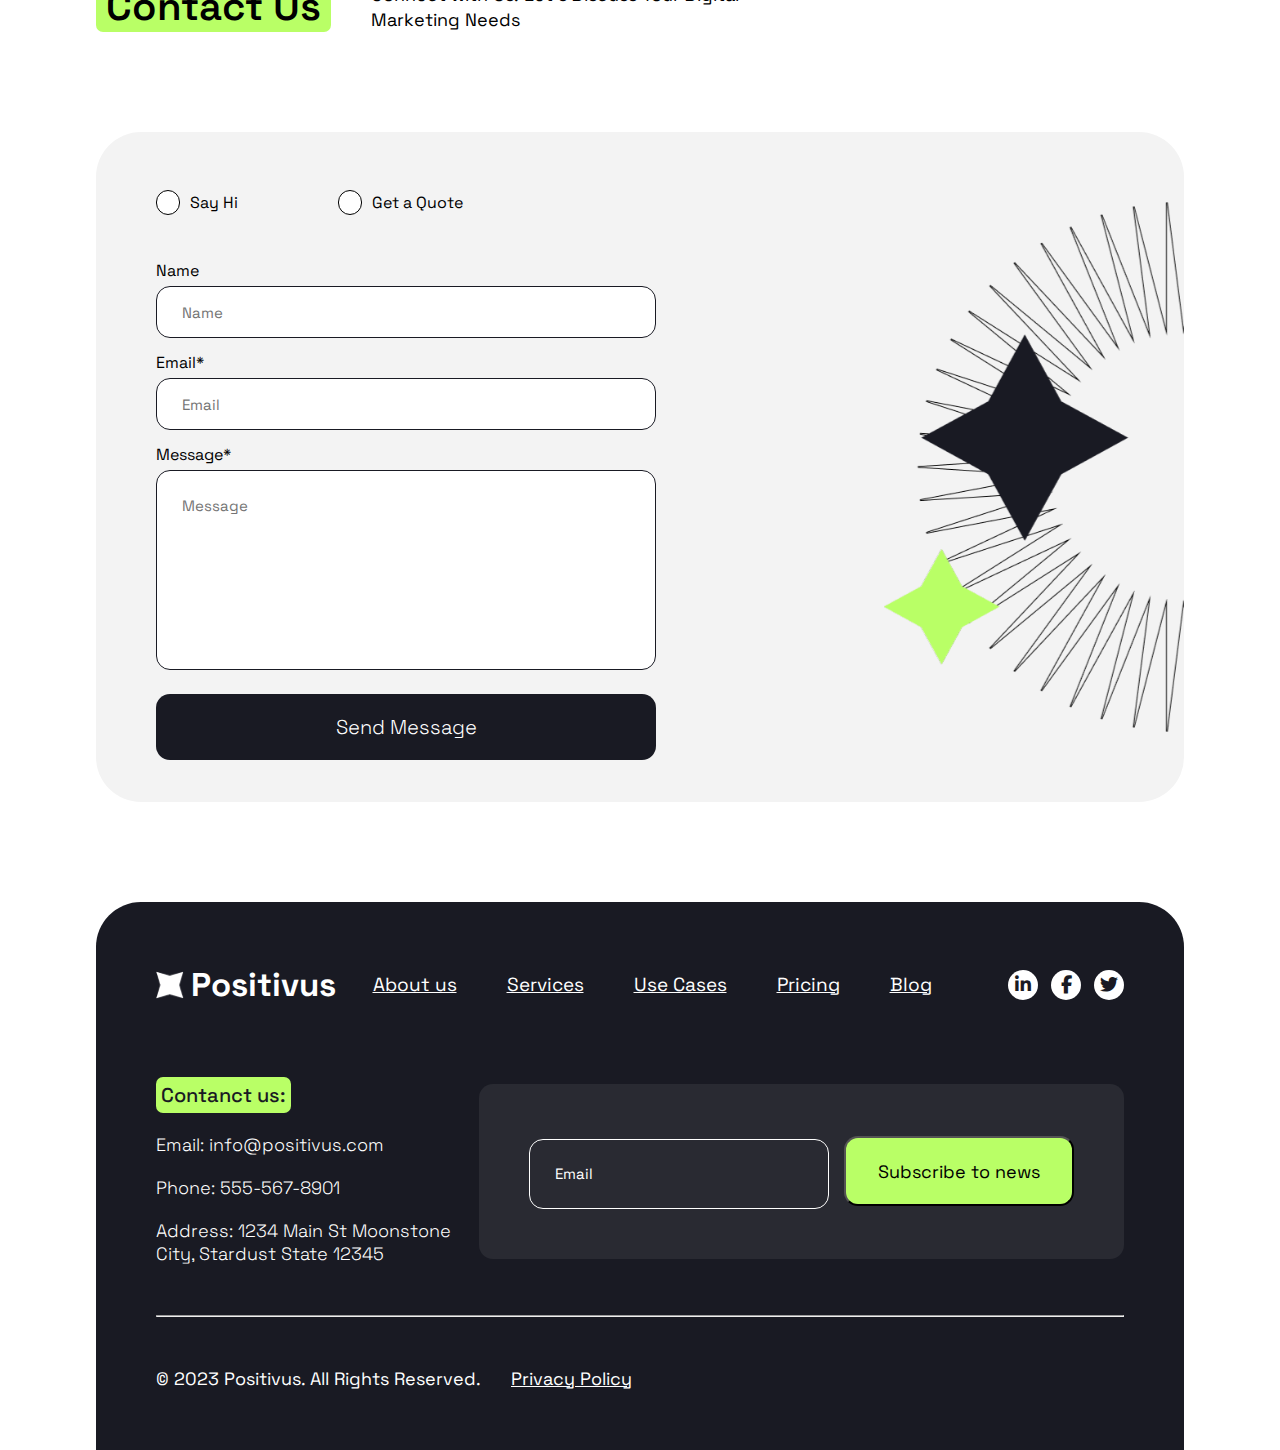
<file: demo/positivus/index.html>
<!DOCTYPE html>
<html lang="en">
  <head>
    <meta charset="UTF-8" />
    <meta name="viewport" content="width=device-width, initial-scale=1.0" />
    <title>Document</title>
    <link rel="stylesheet" href="https://cdn.jsdelivr.net/npm/swiper@11/swiper-bundle.min.css"/>
    <link rel="stylesheet" href="https://unpkg.com/swiper/swiper-bundle.min.css" />
    <link rel="stylesheet" href="https://cdnjs.cloudflare.com/ajax/libs/font-awesome/6.5.1/css/all.min.css">
    <link rel="stylesheet" href="style.css" />
    
  </head>
  <body>
    <div class="main_content">
      <div class="header">
        <div class="logo">
          <img src="assets/logo.png" alt="" />
          <h2>Positivus</h2>
        </div>
        <div class="header_content">
          <a href="" class="header_option">About us</a>
          <a href="" class="header_option">Services</a>
          <a href="" class="header_option">Use Cases</a>
          <a href="" class="header_option">Pricing</a>
          <a href="" class="header_option">Blog</a>
        </div>
        <a href="" class="request_btn">Request a qoute</a>
      </div>
      <div class="front_section">
        <div class="text_container">
          <h1>Navigating the digital landscape for success</h1>
          <p>
            Our digital marketing agency helps businesses grow and succeed
            online through a range of services including SEO, PPC, social media
            marketing, and content creation.
          </p>
          <button>Book a consultation</button>
        </div>
        <img src="assets/ill1.png" alt="" />
      </div>
      <div class="brand_container">
        <div class="brand_wrapper">
          <img src="assets/amazon.png" alt="" />
          <img src="assets/dribble.png" alt="" />
          <img src="assets/hubspot.png" alt="" />
          <img src="assets/notion.png" alt="" />
          <img src="assets/netflix.png" alt="" />
          <img src="assets/zoom.png" alt="" />
        </div>
      </div>
      
      <div class="service_mini_section">
        <h2>Services</h2>
        <p>
          At our digital marketing agency, we offer a range of services to help
          businesses grow and succeed online. These services include:
        </p>
      </div>
      <div class="card_container">
        <div class="card_row1">
          <div class="card">
            <div class="left_side">
              <div class="title">
                <h3>Search engine</h3>
                <h3>optimization</h3>
              </div>
              <a class="req_learn">
                <span>
                  <svg
                    xmlns="http://www.w3.org/2000/svg"
                    fill="none"
                    viewBox="0 0 24 24"
                    stroke-width="3"
                    stroke="currentColor"
                  >
                    <path
                      stroke-linecap="round"
                      stroke-linejoin="round"
                      d="M19.5 13.5 12 21m0 0-7.5-7.5M12 21V3"
                    />
                  </svg>
                </span>
                Learn more
              </a>
            </div>
            <img src="assets/card1.png" alt="" />
          </div>

          <div class="card">
            <div class="left_side">
              <div class="title">
                <h3>Pay-per-click</h3>
                <h3>advertising</h3>
              </div>
              <a class="req_learn">
                <span>
                  <svg
                    xmlns="http://www.w3.org/2000/svg"
                    fill="none"
                    viewBox="0 0 24 24"
                    stroke-width="3"
                    stroke="currentColor"
                  >
                    <path
                      stroke-linecap="round"
                      stroke-linejoin="round"
                      d="M19.5 13.5 12 21m0 0-7.5-7.5M12 21V3"
                    />
                  </svg>
                </span>
                Learn more
              </a>
            </div>
            <img src="assets/card2.png" alt="" />
          </div>
          <div class="card">
            <div class="left_side">
              <div class="title">
                <h3>Social Media</h3>
                <h3>Marketing</h3>
              </div>
              <a class="req_learn">
                <span>
                  <svg
                    xmlns="http://www.w3.org/2000/svg"
                    fill="none"
                    viewBox="0 0 24 24"
                    stroke-width="3"
                    stroke="currentColor"
                  >
                    <path
                      stroke-linecap="round"
                      stroke-linejoin="round"
                      d="M19.5 13.5 12 21m0 0-7.5-7.5M12 21V3"
                    />
                  </svg>
                </span>
                Learn more
              </a>
            </div>
            <img src="assets/card3.png" alt="" />
          </div>
          <div class="card">
            <div class="left_side">
              <div class="title">
                <h3>Email</h3>
                <h3>Marketing</h3>
              </div>
              <a class="req_learn">
                <span>
                  <svg
                    xmlns="http://www.w3.org/2000/svg"
                    fill="none"
                    viewBox="0 0 24 24"
                    stroke-width="3"
                    stroke="currentColor"
                  >
                    <path
                      stroke-linecap="round"
                      stroke-linejoin="round"
                      d="M19.5 13.5 12 21m0 0-7.5-7.5M12 21V3"
                    />
                  </svg>
                </span>
                Learn more
              </a>
            </div>
            <img src="assets/card4.png" alt="" />
          </div>
          <div class="card">
            <div class="left_side">
              <div class="title">
                <h3>Content</h3>
                <h3>Creation</h3>
              </div>
              <a class="req_learn">
                <span>
                  <svg
                    xmlns="http://www.w3.org/2000/svg"
                    fill="none"
                    viewBox="0 0 24 24"
                    stroke-width="3"
                    stroke="currentColor"
                  >
                    <path
                      stroke-linecap="round"
                      stroke-linejoin="round"
                      d="M19.5 13.5 12 21m0 0-7.5-7.5M12 21V3"
                    />
                  </svg>
                </span>
                Learn more
              </a>
            </div>
            <img src="assets/card5.png" alt="" />
          </div>
          <div class="card">
            <div class="left_side">
              <div class="title">
                <h3>Analytics and</h3>
                <h3>Tracking</h3>
              </div>
              <a class="req_learn">
                <span>
                  <svg
                    xmlns="http://www.w3.org/2000/svg"
                    fill="none"
                    viewBox="0 0 24 24"
                    stroke-width="3"
                    stroke="currentColor"
                  >
                    <path
                      stroke-linecap="round"
                      stroke-linejoin="round"
                      d="M19.5 13.5 12 21m0 0-7.5-7.5M12 21V3"
                    />
                  </svg>
                </span>
                Learn more
              </a>
            </div>
            <img src="assets/card6.png" alt="" />
          </div>
        </div>
      </div>
      <div class="adwall_container">
        <div class="text_container">
          <h3>Let’s make things happen</h3>
          <p>
            Contact us today to learn more about how our digital marketing
            services can help your business grow and succeed online.
          </p>
          <button>Get your free proposal</button>
        </div>
        <img src="assets/adwall.png" alt="" />
      </div>
      <div class="service_mini_section">
        <h2>Case Studies</h2>
        <p>
          Explore Real-Life Examples of Our Proven Digital Marketing Success
          through Our Case Studies
        </p>
      </div>
      <div class="adwall_container2">
        <div class="paragraph_content">
          <p>
            For a local restaurant, we implemented a targeted PPC campaign that
            resulted in a 50% increase in website traffic and a 25% increase in
            sales.
          </p>
          <a href="">
            Learn more
            <span>
              <svg
                xmlns="http://www.w3.org/2000/svg"
                fill="none"
                viewBox="0 0 24 24"
                stroke-width="3"
                stroke="currentColor"
              >
                <path
                  stroke-linecap="round"
                  stroke-linejoin="round"
                  d="M19.5 13.5 12 21m0 0-7.5-7.5M12 21V3"
                />
              </svg>
            </span>
          </a>
        </div>
        <div class="vertical_lane"></div>
        <div class="paragraph_content">
          <p>
            For a B2B software company, we developed an SEO strategy that
            resulted in a first page ranking for key keywords and a 200%
            increase in organic traffic.
          </p>
          <a href="">
            Learn more
            <span>
              <svg
                xmlns="http://www.w3.org/2000/svg"
                fill="none"
                viewBox="0 0 24 24"
                stroke-width="3"
                stroke="currentColor"
              >
                <path
                  stroke-linecap="round"
                  stroke-linejoin="round"
                  d="M19.5 13.5 12 21m0 0-7.5-7.5M12 21V3"
                />
              </svg>
            </span>
          </a>
        </div>
        <div class="vertical_lane"></div>
        <div class="paragraph_content">
          <p>
            For a national retail chain, we created a social media marketing
            campaign that increased followers by 25% and generated a 20%
            increase in online sales.
          </p>
          <a href="">
            Learn more
            <span>
              <svg
                xmlns="http://www.w3.org/2000/svg"
                fill="none"
                viewBox="0 0 24 24"
                stroke-width="3"
                stroke="currentColor"
              >
                <path
                  stroke-linecap="round"
                  stroke-linejoin="round"
                  d="M19.5 13.5 12 21m0 0-7.5-7.5M12 21V3"
                />
              </svg>
            </span>
          </a>
        </div>
      </div>
      <div class="service_mini_section">
        <h2>Our Working Process</h2>
        <p style="width: 300px">
          Step-by-Step Guide to Achieving Your Business Goals
        </p>
      </div>
      <div class="details_content">
        <div class="details_container">
          <details class="custom-details">
            <summary onclick="toggleIcon(this)">
              <p><span class="num">01</span>Consultation</p>
              <span class="icon">+</span>
            </summary>
            <hr>
            <p>During the initial consultation, we will discuss your business goals and objectives, target audience, and current marketing efforts. This will allow us to understand your needs and tailor our services to best fit your requirements.</p>
          </details>
        </div>
        <div class="details_container">
          <details class="custom-details">
            <summary onclick="toggleIcon(this)">
              <p><span class="num">02</span>Research and Strategy Development</p>
              <span class="icon">+</span>
            </summary>
            <hr>
            <p>During the initial consultation, we will discuss your business goals and objectives, target audience, and current marketing efforts. This will allow us to understand your needs and tailor our services to best fit your requirements.</p>
          </details>
        </div>
        <div class="details_container">
          <details class="custom-details">
            <summary onclick="toggleIcon(this)">
              <p><span class="num">03</span>Implementation</p>
              <span class="icon">+</span>
            </summary>
            <hr>
            <p>During the initial consultation, we will discuss your business goals and objectives, target audience, and current marketing efforts. This will allow us to understand your needs and tailor our services to best fit your requirements.</p>
          </details>
        </div>
        <div class="details_container">
          <details class="custom-details">
            <summary onclick="toggleIcon(this)">
              <p><span class="num">04</span>Monitoring and Optimization</p>
              <span class="icon">+</span>
            </summary>
            <hr>
            <p>During the initial consultation, we will discuss your business goals and objectives, target audience, and current marketing efforts. This will allow us to understand your needs and tailor our services to best fit your requirements.</p>
          </details>
        </div>
        <div class="details_container">
          <details class="custom-details">
            <summary onclick="toggleIcon(this)">
              <p><span class="num">05</span>Reporting and Communication</p>
              <span class="icon">+</span>
            </summary>
            <hr>
            <p>During the initial consultation, we will discuss your business goals and objectives, target audience, and current marketing efforts. This will allow us to understand your needs and tailor our services to best fit your requirements.</p>
          </details>
        </div>
        <div class="details_container">
          <details class="custom-details">
            <summary onclick="toggleIcon(this)">
              <p><span class="num">06</span>Continual Improvement</p>
              <span class="icon">+</span>
            </summary>
            <hr>
            <p>During the initial consultation, we will discuss your business goals and objectives, target audience, and current marketing efforts. This will allow us to understand your needs and tailor our services to best fit your requirements.</p>
          </details>
        </div>
      </div>
      <div class="service_mini_section">
        <h2>Team</h2>
        <p>
          Meet the skilled and experienced team behind our successful digital marketing strategies
        </p>
      </div>
      <div class="profile_content">
        <div class="profile_container">
          <div class="top_content">
            <div class="profile">
              <img class="mask" src="assets/person1.png" alt="">
              <svg xmlns="http://www.w3.org/2000/svg" viewBox="0 0 480 480" fill="#808"><path d="M398.7 240A239.4 239.4 0 0 0 480 60a60 60 0 0 0-60-60c-71.7 0-136 31.4-180 81.3A239.4 239.4 0 0 0 60 0 60 60 0 0 0 0 60c0 71.7 31.4 136 81.3 180A239.4 239.4 0 0 0 0 420a60 60 0 0 0 60 60c71.7 0 136-31.4 180-81.3A239.4 239.4 0 0 0 420 480a60 60 0 0 0 60-60c0-71.7-31.4-136-81.3-180Z"></path></svg>
            </div> 
            <span>
              <h4>John Smith</h4>
              <h5>CEO and Founder</h5>
            </span>
          </div>
          <hr>
          <p>10+ years of experience in digital marketing. Expertise in SEO, PPC, and content strategy</p>
          <span class="linkedin">
            <i class="fa-brands fa-linkedin-in"></i>
          </span>
        </div>
        <div class="profile_container">
          <div class="top_content">
            <div class="profile">
              <img class="mask" src="assets/person1.png" alt="">
              <svg xmlns="http://www.w3.org/2000/svg" viewBox="0 0 480 480" fill="#808"><path d="M398.7 240A239.4 239.4 0 0 0 480 60a60 60 0 0 0-60-60c-71.7 0-136 31.4-180 81.3A239.4 239.4 0 0 0 60 0 60 60 0 0 0 0 60c0 71.7 31.4 136 81.3 180A239.4 239.4 0 0 0 0 420a60 60 0 0 0 60 60c71.7 0 136-31.4 180-81.3A239.4 239.4 0 0 0 420 480a60 60 0 0 0 60-60c0-71.7-31.4-136-81.3-180Z"></path></svg>
            </div> 
            <span>
              <h4>Jane Doe</h4>
              <h5>Director Operate</h5>
            </span>
          </div>
          <hr>
          <p>7+ years of experience in project management and team leadership. Strong organizational and communication skills</p>
          <span class="linkedin">
            <i class="fa-brands fa-linkedin-in"></i>
          </span>
        </div>
        <div class="profile_container">
          <div class="top_content">
            <div class="profile">
              <img class="mask" src="assets/person1.png" alt="">
              <svg xmlns="http://www.w3.org/2000/svg" viewBox="0 0 480 480" fill="#808"><path d="M398.7 240A239.4 239.4 0 0 0 480 60a60 60 0 0 0-60-60c-71.7 0-136 31.4-180 81.3A239.4 239.4 0 0 0 60 0 60 60 0 0 0 0 60c0 71.7 31.4 136 81.3 180A239.4 239.4 0 0 0 0 420a60 60 0 0 0 60 60c71.7 0 136-31.4 180-81.3A239.4 239.4 0 0 0 420 480a60 60 0 0 0 60-60c0-71.7-31.4-136-81.3-180Z"></path></svg>
            </div> 
            <span>
              <h4>Michael Brown</h4>
              <h5>SEO Specialist</h5>
            </span>
          </div>
          <hr>
          <p>5+ years of experience in SEO and content creation. Proficient in keyword research and on-page optimization</p>
          <span class="linkedin">
            <i class="fa-brands fa-linkedin-in"></i>
          </span>
        </div>
        <div class="profile_container">
          <div class="top_content">
            <div class="profile">
              <img class="mask" src="assets/person1.png" alt="">
              <svg xmlns="http://www.w3.org/2000/svg" viewBox="0 0 480 480" fill="#808"><path d="M398.7 240A239.4 239.4 0 0 0 480 60a60 60 0 0 0-60-60c-71.7 0-136 31.4-180 81.3A239.4 239.4 0 0 0 60 0 60 60 0 0 0 0 60c0 71.7 31.4 136 81.3 180A239.4 239.4 0 0 0 0 420a60 60 0 0 0 60 60c71.7 0 136-31.4 180-81.3A239.4 239.4 0 0 0 420 480a60 60 0 0 0 60-60c0-71.7-31.4-136-81.3-180Z"></path></svg>
            </div> 
            <span>
              <h4>Emily Johnson</h4>
              <h5>PPC Manager</h5>
            </span>
          </div>
          <hr>
          <p>3+ years of experience in paid search advertising. Skilled in campaign management and performance analysis</p>
          <span class="linkedin">
            <i class="fa-brands fa-linkedin-in"></i>
          </span>
        </div>
      </div>
      <div class="profile_content_btn">
        <button class="btn_primary">See all team</button>
      </div>
      <div class="service_mini_section">
        <h2>Testimonials</h2>
        <p>
          Hear from Our Satisfied Clients: Read Our Testimonials to Learn More about Our Digital Marketing Services
        </p>
      </div>
      <div class="swiper mySwiper" id="swiper" >
        <div class="swiper-wrapper">
            <div class="swiper-slide" id="swiper-slide2">
              <div class="comment_container">
                <div class="comment_content">
                  <p>"We have been working with Positivus for the past year and have seen a significant increase in website traffic and leads as a result of their efforts. The team is professional, responsive, and truly cares about the success of our business. We highly recommend Positivus to any company looking to grow their online presence."</p>
                </div>
                <div class="triangle"></div>
                <div class="comment_name">
                  <h2>John Smith</h2>
                  <p>Marketing Director at XYZ Corp</p>
                </div> 
              </div>
            </div>
            <div class="swiper-slide" id="swiper-slide2">
              <div class="comment_container">
                <div class="comment_content">
                  <p>"We have been working with Positivus for the past year and have seen a significant increase in website traffic and leads as a result of their efforts. The team is professional, responsive, and truly cares about the success of our business. We highly recommend Positivus to any company looking to grow their online presence."</p>
                </div>
                <div class="triangle"></div>
                <div class="comment_name">
                  <h2>John Smith</h2>
                  <p>Marketing Director at XYZ Corp</p>
                </div>
              </div>
            </div>
            <div class="swiper-slide" id="swiper-slide2">
              <div class="comment_container">
                <div class="comment_content">
                  <p>"We have been working with Positivus for the past year and have seen a significant increase in website traffic and leads as a result of their efforts. The team is professional, responsive, and truly cares about the success of our business. We highly recommend Positivus to any company looking to grow their online presence."</p>
                </div>
                <div class="triangle"></div>
                <div class="comment_name">
                  <h2>John Smith</h2>
                  <p>Marketing Director at XYZ Corp</p>
                </div>
              </div>
            </div>
            <div class="swiper-slide" id="swiper-slide2">
              <div class="comment_container">
                <div class="comment_content">
                  <p>"We have been working with Positivus for the past year and have seen a significant increase in website traffic and leads as a result of their efforts. The team is professional, responsive, and truly cares about the success of our business. We highly recommend Positivus to any company looking to grow their online presence."</p>
                </div>
                <div class="triangle"></div>
                <div class="comment_name">
                  <h2>John Smith</h2>
                  <p>Marketing Director at XYZ Corp</p>
                </div>
              </div>
            </div>
        </div>
        <div class="dynamic_bar">
          <div class="custom-prev-button">
            <svg xmlns="http://www.w3.org/2000/svg" fill="none" viewBox="0 0 24 24" stroke-width="1.5" stroke="currentColor">
              <path stroke-linecap="round" stroke-linejoin="round" d="M10.5 19.5 3 12m0 0 7.5-7.5M3 12h18" />
            </svg>            
          </div>
          <div id="pagination2" class="swiper-pagination"></div>
          <div class="custom-next-button">
            <svg xmlns="http://www.w3.org/2000/svg" fill="none" viewBox="0 0 24 24" stroke-width="1.5" stroke="currentColor">
              <path stroke-linecap="round" stroke-linejoin="round" d="M13.5 4.5 21 12m0 0-7.5 7.5M21 12H3" />
            </svg>            
          </div>
        </div>
        
      </div>
      <div class="service_mini_section">
        <h2>Contact Us</h2>
        <p style="width: 400px;">
          Connect with Us: Let's Discuss Your Digital Marketing Needs
        </p>
      </div>
      <div class="form_container">
        <div class="left_section">
          <form action="">
            <div class="radio_content">
              <div class="radio-wrapper-9">
                <input id="radio-1" type="radio" name="radio-examples">
                <label for="radio-1">Say Hi</label>
              </div>  
              <div class="radio-wrapper-9">
                <input id="radio-2" type="radio" name="radio-examples">
                <label for="radio-2">Get a Quote</label>
              </div>  
            </div> 
            <div class="field">
              <label for="name">Name</label>
              <input type="username" placeholder="Name" name="name">
            </div>
            <div class="field">
              <label for="email">Email*</label>
              <input type="email" required name="email" placeholder="Email">
            </div>
            <div class="field">
              <label for="message">Message*</label>
              <textarea name="message" placeholder="Message" id="" required></textarea>
            </div>
            <button class="btn btn_primary" type="submit">Send Message</button>
          </form>         
        </div>
        <img src="assets/form.png" alt="">
      </div>
      <footer>
        <div class="footer_header">
          <div class="logo">
            <img src="assets/logo2.png" alt=""/>
            <h2>Positivus</h2>
          </div>
          <div class="header_content">
            <a href="" class="header_option">About us</a>
            <a href="" class="header_option">Services</a>
            <a href="" class="header_option">Use Cases</a>
            <a href="" class="header_option">Pricing</a>
            <a href="" class="header_option">Blog</a>
          </div>
          <div class="social_container">
            <a href="" class="social_child"><span class="social_inner"><i class="fa-brands fa-linkedin-in"></i></span></a>
            <a href="" class="social_child"><span class="social_inner"><i class="fa-brands fa-facebook-f"></i></span></a>
            <a href="" class="social_child"><span class="social_inner"><i class="fa-brands fa-twitter"></i></span></a>
          </div>
        </div>
        <div class="main_section">
          <div class="left_section">
            <h3>Contanct us:</h3>
            <h4>Email: info@positivus.com</h4>
            <h4>Phone: 555-567-8901</h4>
            <h4>Address: 1234 Main St Moonstone City, Stardust State 12345</h4>
          </div>
          <div class="right_section">
            <form action="">
              <input type="email" placeholder="Email">
              <button type="submit"> Subscribe to news</button>
            </form>
          </div>
        </div>
        <hr>
        <div class="copyright">
          <p>© 2023 Positivus. All Rights Reserved.</p>
          <a href="">Privacy Policy</a>
        </div>
      </footer>
    </div>
  <script src="https://cdn.jsdelivr.net/npm/swiper@11/swiper-bundle.min.js"></script>
  <script src="swiper-config.js"></script>
  <script src="detail.js"></script>
  </body>
</html>
</file>
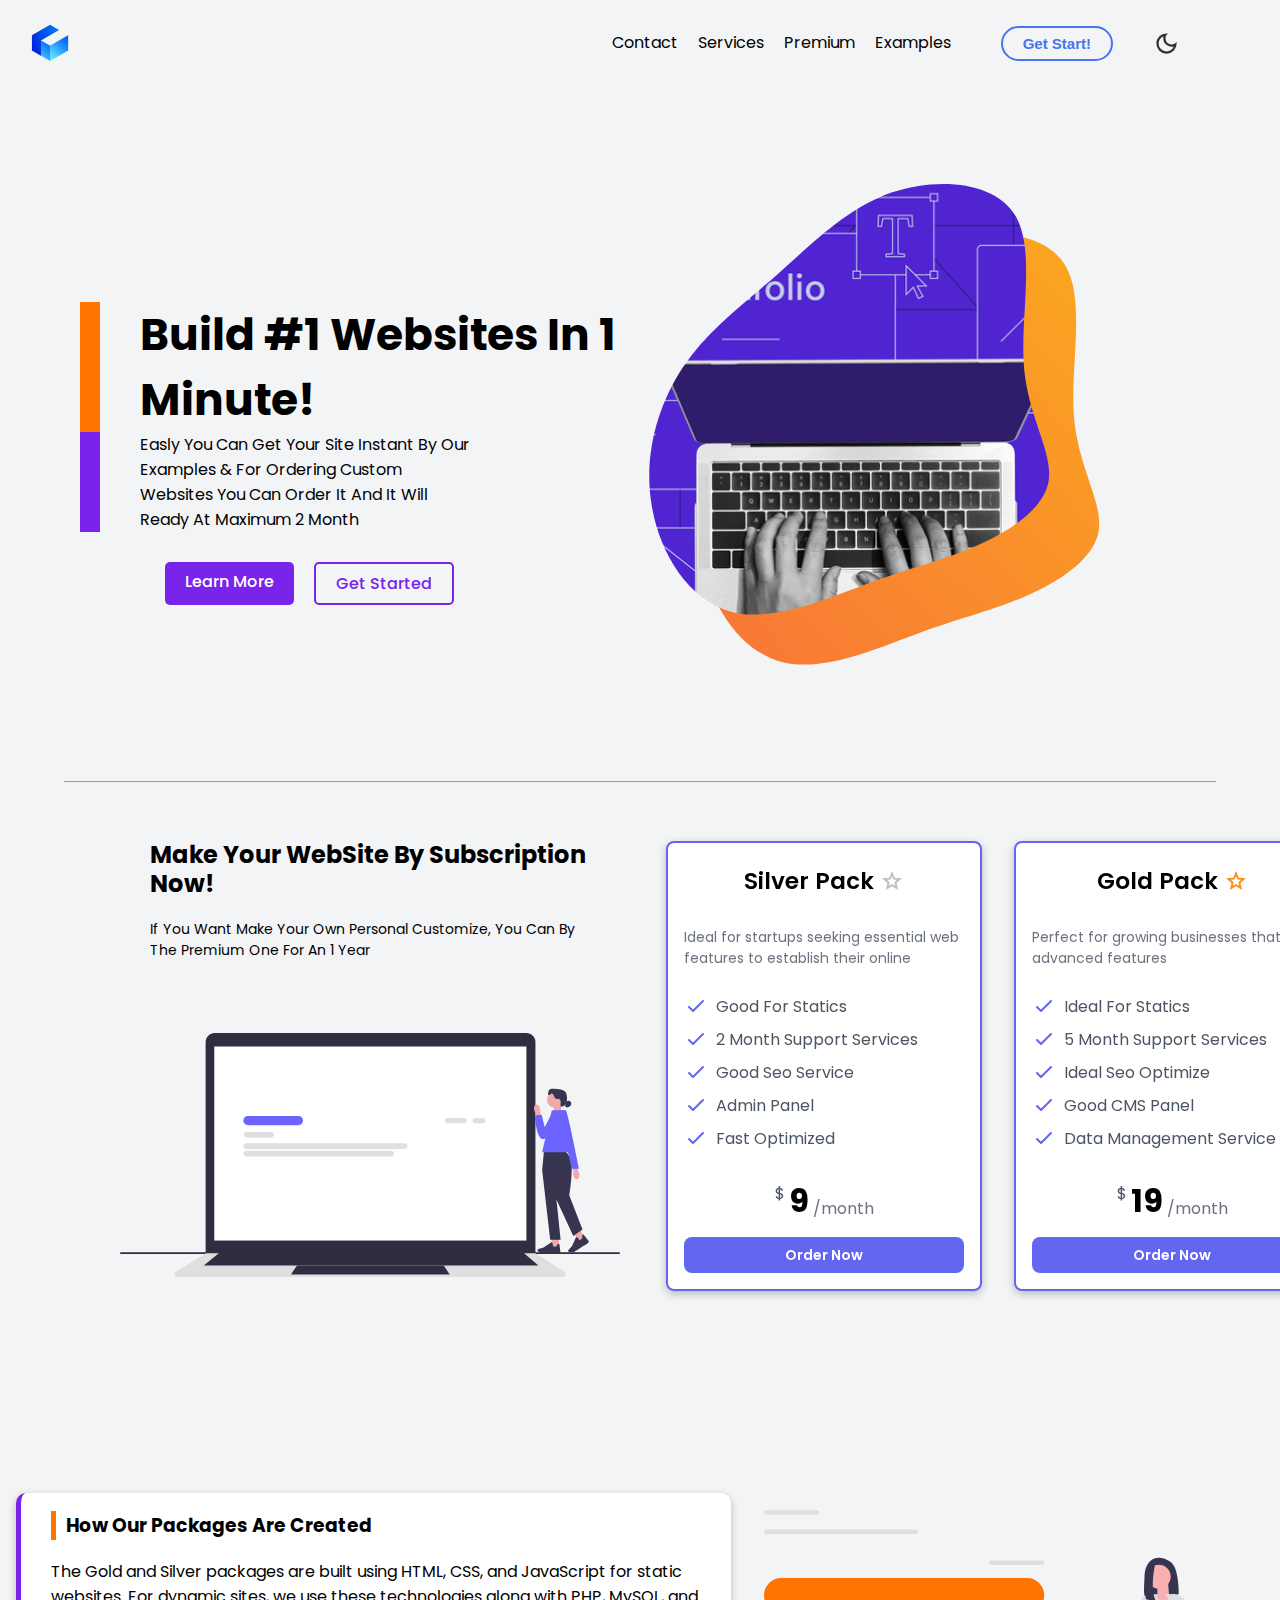
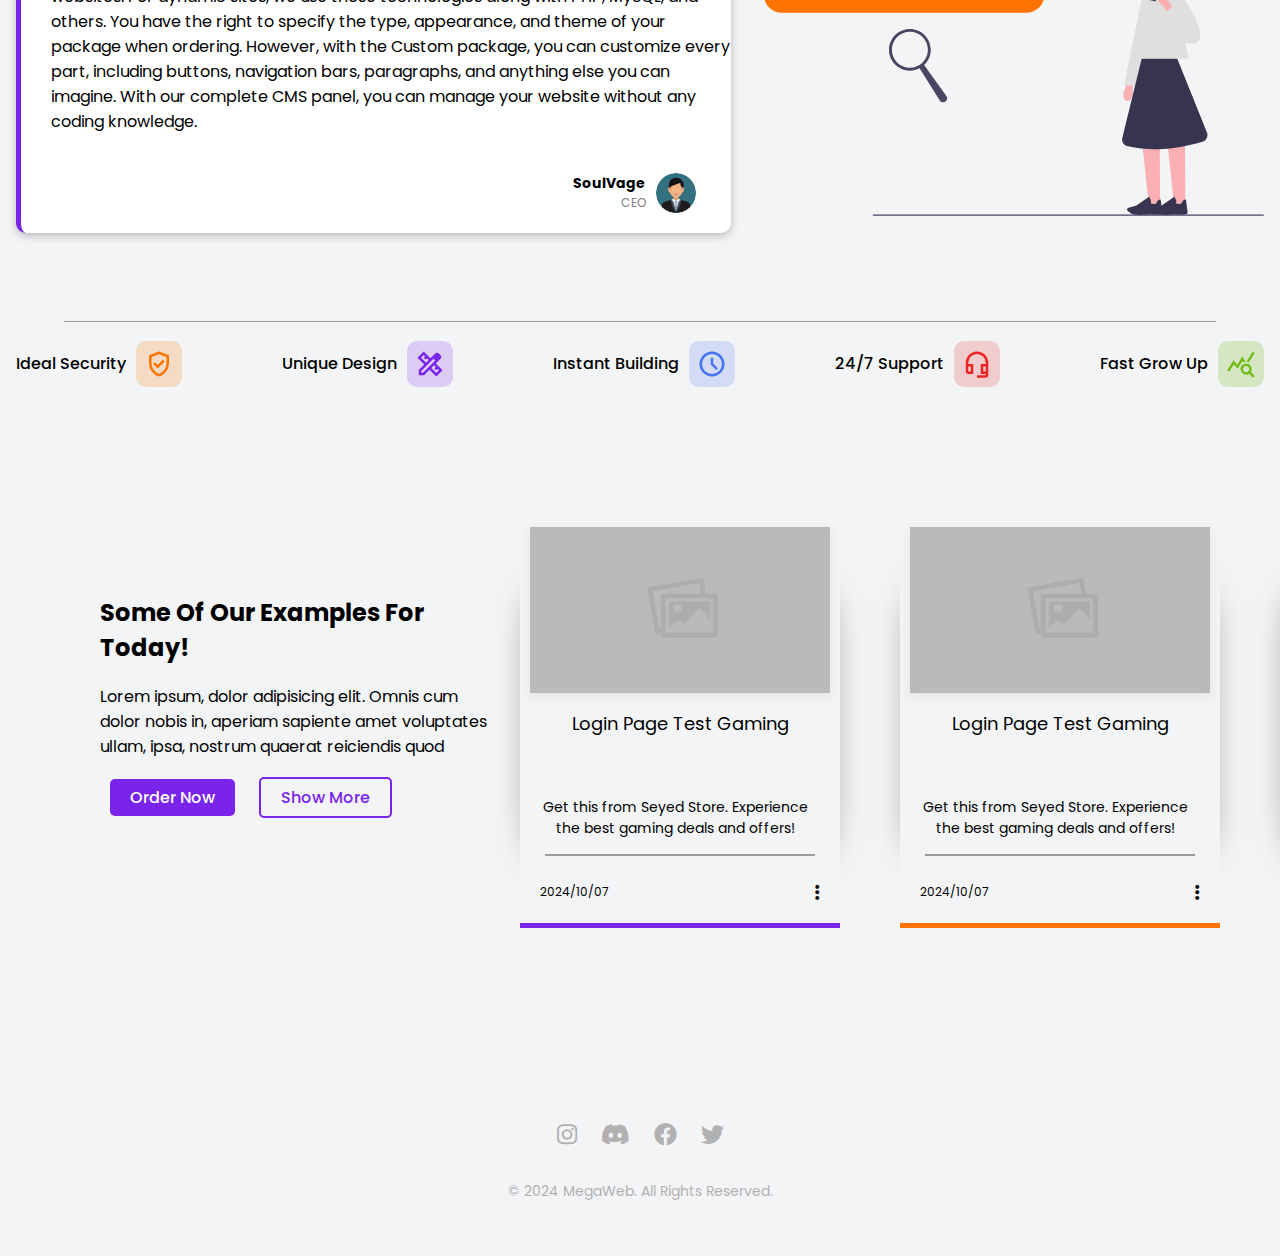
<file: demo/megaweb/home/index.html>
<!DOCTYPE html>
<html lang="en">
<head>
    <meta charset="UTF-8">
    <meta name="viewport" content="width=device-width, initial-scale=1.0">
    <link rel="icon" href="../Source/png/logo.png">
    <title>MegaWeb | Pro Web Design </title>
    <link rel="stylesheet" href="../Style/main.css">
    <link rel="stylesheet" href="../Style/responsive/responsive.css">
    <link rel="stylesheet" href="../Style/webkit.css">
    <link rel="stylesheet" href="https://cdnjs.cloudflare.com/ajax/libs/font-awesome/6.0.0-beta3/css/all.min.css">
</head>
<body>

        <header class="navbar">
            <div class="brand"><img src="../Source/png/logo.png" alt="MegaWeb Logo"></div>
            <div class="menu">
                <a href="#">Contact</a>
                <a href="#">Services</a>
                <a href="#">Premium</a>
                <a href="#">Examples</a>
                <button>Get Start!</button>
                <div id="theme-toggle">
                    <svg id="moon-icon" xmlns="http://www.w3.org/2000/svg" height="24px" viewBox="0 -960 960 960" width="24px" fill="#000000" fill-opacity="0.8">
                        <path d="M480-120q-150 0-255-105T120-480q0-150 105-255t255-105q14 0 27.5 1t26.5 1q-41 29-65.5 75.5T444-660q0 90 63 153t153 63q55 0 101-24.5t75-65.5q2 13 3 26.5t1 27.5q0 150-105 255T480-120Zm0-80q88 0 158-48.5T740-375q-20 5-40 8t-40 3q-123 0-209.5-86.5T364-660q0-20 3-40t8-40q-78 32-126.5 102T200-480q0 116 82 198t198 82Zm-10-270Z"/>
                      </svg>
                      
                    <svg id="sun-icon" xmlns="http://www.w3.org/2000/svg" height="24px" viewBox="0 -960 960 960" width="24px" fill="#e8eaed" style="display: none;">
                      <path d="M480-360q50 0 85-35t35-85q0-50-35-85t-85-35q-50 0-85 35t-35 85q0 50 35 85t85 35Zm0 80q-83 0-141.5-58.5T280-480q0-83 58.5-141.5T480-680q83 0 141.5 58.5T680-480q0 83-58.5 141.5T480-280ZM200-440H40v-80h160v80Zm720 0H760v-80h160v80ZM440-760v-160h80v160h-80Zm0 720v-160h80v160h-80ZM256-650l-101-97 57-59 96 100-52 56Zm492 496-97-101 53-55 101 97-57 59Zm-98-550 97-101 59 57-100 96-56-52ZM154-212l101-97 55 53-97 101-59-57Zm326-268Z"/>
                    </svg>
                </div>
            </div>
            
            <div class="menu-icon" onclick="toggleSidebar()">&#9776;</div>
        </nav>
     
        <div id="sidebar" class="sidebar">
          <div class="sidebar-header">
              <!-- دکمه بستن -->
              <a href="javascript:void(0)" class="closebtn" onclick="toggleSidebar()">&times;</a>
              <!-- دکمه تغییر تم -->
              <div id="theme-toggle2">
                  <svg id="moon-icon2" xmlns="http://www.w3.org/2000/svg" height="24px" viewBox="0 -960 960 960" width="24px" fill="#000000" fill-opacity="0.8">
                      <path d="M480-120q-150 0-255-105T120-480q0-150 105-255t255-105q14 0 27.5 1t26.5 1q-41 29-65.5 75.5T444-660q0 90 63 153t153 63q55 0 101-24.5t75-65.5q2 13 3 26.5t1 27.5q0 150-105 255T480-120Zm0-80q88 0 158-48.5T740-375q-20 5-40 8t-40 3q-123 0-209.5-86.5T364-660q0-20 3-40t8-40q-78 32-126.5 102T200-480q0 116 82 198t198 82Zm-10-270Z"/>
                  </svg>   
                  <svg id="sun-icon2" xmlns="http://www.w3.org/2000/svg" height="24px" viewBox="0 -960 960 960" width="24px" fill="#e8eaed" style="display: none;">
                    <path d="M480-360q50 0 85-35t35-85q0-50-35-85t-85-35q-50 0-85 35t-35 85q0 50 35 85t85 35Zm0 80q-83 0-141.5-58.5T280-480q0-83 58.5-141.5T480-680q83 0 141.5 58.5T680-480q0 83-58.5 141.5T480-280ZM200-440H40v-80h160v80Zm720 0H760v-80h160v80ZM440-760v-160h80v160h-80Zm0 720v-160h80v160h-80ZM256-650l-101-97 57-59 96 100-52 56Zm492 496-97-101 53-55 101 97-57 59Zm-98-550 97-101 59 57-100 96-56-52ZM154-212l101-97 55 53-97 101-59-57Zm326-268Z"/>
                  </svg>
              </div>
          </div>
          <hr>
          <button>Get Start!</button>
          <a href="#">Contact</a>
          <a href="#">Services</a>
          <a href="#">Premium</a>
          <a href="#">Examples</a>
          
      </div>
      
        </header>
    
        <div class="overlay" onclick="toggleSidebar()"></div>

      <div class="cover-container">
        <div class="cover-heading">
          <h1>Build #1 Websites In 1 Minute!</h1>
          <p>Easly You Can Get Your Site Instant By Our Examples & For Ordering Custom Websites You Can Order It And It Will Ready At Maximum 2 Month</p>
          <div class="btn-group">
              <a href="#">Learn More</a>
              <a href="#">Get Started</a>
          </div>
      </div>
      
        
        <svg id="sw-js-blob-svg" viewBox="0 0 100 100" xmlns="http://www.w3.org/2000/svg">
                              <defs>                         
                                <linearGradient id="sw-gradient" x1="0" x2="1" y1="1" y2="0">                            
                                  <stop id="stop1" stop-color="rgba(248, 117, 55, 1)" offset="0%"></stop>                            
                                  <stop id="stop2" stop-color="rgba(251, 168, 31, 1)" offset="100%"></stop>                        
                                </linearGradient>                    
                              </defs>                
                              <path fill="url(#sw-gradient)" d="M22.6,-34.5C26,-28.6,23.3,-17.7,24,-9.3C24.7,-0.9,28.9,4.9,28.1,9.7C27.3,14.4,21.5,18.1,16,20.5C10.5,22.9,5.3,24.1,-1.9,26.7C-9,29.3,-18.1,33.4,-25,31.4C-32,29.4,-36.9,21.5,-38.1,13.4C-39.4,5.3,-37,-3,-32.9,-9.2C-28.8,-15.4,-23,-19.6,-17.3,-24.6C-11.5,-29.7,-5.7,-35.7,1.9,-38.4C9.6,-41,19.2,-40.3,22.6,-34.5Z" width="100%" height="100%" transform="translate(50 50)" stroke-width="0" style="transition: 0.3s;">
                              </path>              
                            </svg>
        <img src="../Source/png/cover.png" alt="Developer Image" draggable="false">
      </div>

      <hr class="hr1">

      <div class="card-section">
        <div class="card-heading">
          <h2>Make Your WebSite By Subscription Now!</h2>
          <p>If You Want Make Your Own Personal Customize, You Can By The Premium One For An 1 Year</p>
          <svg xmlns="http://www.w3.org/2000/svg" xmlns:xlink="http://www.w3.org/1999/xlink" width="949.85" height="463.64" viewBox="0 0 949.85 463.64"><path d="m0,418.39c0,.94,1.07,1.69,2.41,1.69h945.03c1.33,0,2.41-.75,2.41-1.69s-1.07-1.69-2.41-1.69H2.41c-1.33,0-2.41.75-2.41,1.69Z" fill="#2f2e43" stroke-width="0"/><path d="m789.19,420.78H162.66V17.31c0-9.54,7.76-17.31,17.31-17.31h591.91c9.54,0,17.31,7.76,17.31,17.31v403.47Z" fill="#2f2e41" stroke-width="0"/><path d="m841.34,463.64H108.95c-2.53,0-4.6-1.57-5.29-4.01-.68-2.43.27-4.86,2.43-6.17l57.09-34.83h626.22l.18.11,54.72,34.77c2.11,1.34,3.03,3.76,2.33,6.17-.7,2.4-2.77,3.96-5.27,3.96Z" fill="#dfdfdf" stroke-width="0"/><rect x="179.09" y="25.72" width="592.95" height="368.63" fill="#fff" stroke-width="0"/><polygon points="794.9 441.5 159.09 441.5 190.52 416 764.9 416 794.9 441.5" fill="#2f2e41" stroke-width="0"/><polygon points="626.31 458.64 324.83 458.64 336.26 441.5 614.88 441.5 626.31 458.64" fill="#2f2e41" stroke-width="0"/><path d="m653.28,171.49h-31.41c-2.73,0-4.95-2.22-4.95-4.95s2.22-4.95,4.95-4.95h31.41c2.73,0,4.95,2.22,4.95,4.95s-2.22,4.95-4.95,4.95Z" fill="#dfdfdf" stroke-width="0"/><path d="m689.4,171.49h-14.66c-2.73,0-4.95-2.22-4.95-4.95s2.22-4.95,4.95-4.95h14.66c2.73,0,4.95,2.22,4.95,4.95s-2.22,4.95-4.95,4.95Z" fill="#dfdfdf" stroke-width="0"/><path d="m338.8,175.27h-95.6c-4.88,0-8.85-3.97-8.85-8.85s3.97-8.85,8.85-8.85h95.6c4.88,0,8.85,3.97,8.85,8.85s-3.97,8.85-8.85,8.85Z" fill="#6c63ff" stroke-width="0"/><path d="m286.97,198.88h-46.07c-2.97,0-5.4-2.42-5.4-5.4s2.42-5.4,5.4-5.4h46.07c2.97,0,5.4,2.42,5.4,5.4s-2.42,5.4-5.4,5.4Z" fill="#dfdfdf" stroke-width="0"/><path d="m540.95,220.19H239.74c-2.97,0-5.4-2.42-5.4-5.4s2.42-5.4,5.4-5.4h301.21c2.97,0,5.4,2.42,5.4,5.4s-2.42,5.4-5.4,5.4Z" fill="#dfdfdf" stroke-width="0"/><path d="m515.04,234.59H239.74c-2.97,0-5.4-2.42-5.4-5.4s2.42-5.4,5.4-5.4h275.29c2.97,0,5.4,2.42,5.4,5.4s-2.42,5.4-5.4,5.4Z" fill="#dfdfdf" stroke-width="0"/><polygon points="838.74 152.18 824.02 157.02 824.02 135.82 837.38 135.82 838.74 152.18" fill="#f2a7aa" stroke-width="0"/><circle cx="825.84" cy="127.02" r="14.67" fill="#f2a7aa" stroke-width="0"/><path d="m829.87,125.57c-2.46-.07-4.07-2.56-5.02-4.82-.95-2.27-1.94-4.87-4.21-5.81-1.86-.77-5.15,4.4-6.62,3.03-1.53-1.43-.04-8.81,1.59-10.13s3.85-1.58,5.95-1.68c5.11-.24,10.26.18,15.27,1.22,3.1.65,6.29,1.62,8.53,3.86,2.83,2.84,3.56,7.13,3.76,11.14.21,4.1-.03,8.4-2.02,11.98-1.99,3.59-6.17,6.24-10.17,5.32-.4-2.18,0-4.41.16-6.62.15-2.21,0-4.59-1.35-6.35s-4.23-2.45-5.8-.89" fill="#36344e" stroke-width="0"/><path d="m847.92,130.65c1.47-1.08,3.22-1.97,5.03-1.75,1.95.24,3.6,1.85,4.1,3.75s-.06,4-1.27,5.55c-1.21,1.55-3,2.58-4.9,3.1-1.1.3-2.3.42-3.35-.03-1.54-.66-2.37-2.64-1.77-4.2" fill="#36344e" stroke-width="0"/><rect x="820.09" y="388" width="13.79" height="19.56" fill="#f2a7aa" stroke-width="0"/><path d="m806.66,419.41c-1.45,0-2.74-.04-3.71-.13-3.66-.34-7.16-3.04-8.92-4.62-.79-.71-1.04-1.84-.63-2.82h0c.29-.7.88-1.22,1.61-1.43l9.68-2.77,15.67-10.58.17.31c.07.12,1.6,2.89,2.12,4.76.2.71.14,1.31-.15,1.77-.21.32-.49.5-.73.61.28.3,1.17.9,3.91,1.34,3.99.64,4.84-3.51,4.87-3.68l.03-.14.12-.08c1.9-1.23,3.07-1.78,3.48-1.66.25.08.67.2,1.81,11.49.11.35.91,2.95.37,5.43-.59,2.7-12.39,1.77-14.75,1.56-.07,0-8.9.64-14.96.64Z" fill="#36344e" stroke-width="0"/><rect x="865.58" y="374.8" width="13.79" height="19.56" transform="translate(-71.35 519.94) rotate(-31.95)" fill="#f2a7aa" stroke-width="0"/><path d="m857.61,416.73c-1.62,0-3.11-.19-4.17-.38-1.04-.18-1.86-1.01-2.03-2.06h0c-.12-.75.1-1.5.61-2.07l6.75-7.47,7.7-17.27.31.17c.12.06,2.89,1.6,4.32,2.92.54.5.81,1.03.8,1.58,0,.38-.15.69-.29.9.4.1,1.47.14,4.03-.94,3.73-1.57,2.25-5.54,2.19-5.71l-.05-.13.06-.13c.97-2.05,1.66-3.14,2.07-3.25.25-.07.68-.18,7.61,8.79.28.24,2.33,2.02,3.19,4.42.93,2.6-9.58,8.06-11.69,9.13-.07.05-11.06,8.04-15.57,10.31-1.79.9-3.91,1.18-5.84,1.18Z" fill="#36344e" stroke-width="0"/><path d="m844.04,224.38h-38.61l-3.5,35.92,15.33,132.71h19.71l-7.88-76.65,31.97,69.2,17.52-12.26-24.97-64.6s8.92-56.28,1.91-70.3c-7.01-14.02-11.48-14.02-11.48-14.02Z" fill="#36344e" stroke-width="0"/><polygon points="863.24 226.57 801.92 226.57 820.32 147.3 847.03 147.3 863.24 226.57" fill="#6c63ff" stroke-width="0"/><path id="uuid-52db3307-ec3e-496d-a5d4-9d1f33ffc652-45-45-44-44-194" d="m786.69,145.73c-.98-4.82.81-9.23,4-9.84,3.19-.61,6.56,2.8,7.54,7.63.42,1.92.35,3.91-.19,5.81l3.88,20.49-10.02,1.58-2.76-20.36c-1.24-1.55-2.08-3.37-2.45-5.31h0Z" fill="#f2a7aa" stroke-width="0"/><path d="m846.38,147.3h-23.56l-15.88,31.77-5.99-23.8-13.16,1.4s3.11,46.51,16.73,44.94c13.61-1.57,45.36-43.48,41.87-54.3Z" fill="#6c63ff" stroke-width="0"/><path id="uuid-2800d917-a06e-4fc6-b661-0f9df9cadefc-46-46-45-45-195" d="m872.7,268.11c.98,4.82-.81,9.23-4,9.84-3.19.61-6.56-2.8-7.54-7.63-.42-1.92-.35-3.91.19-5.81l-3.88-20.49,10.02-1.58,2.76,20.36c1.24,1.55,2.08,3.37,2.45,5.31,0,0,0,0,0,0Z" fill="#f2a7aa" stroke-width="0"/><path d="m832.95,147.3s13.39-.57,14.08,0c3.65,2.99,25.09,110.66,25.09,110.66h-13.58s-25.6-110.66-25.6-110.66Z" fill="#6c63ff" stroke-width="0"/></svg>
        </div>
        <div class="card-container">
          <div class="pack_card" id="packCard">
            <div class="banner">
            </div>
            <div class="pack_name">
              Silver Pack 
              <svg xmlns="http://www.w3.org/2000/svg" height="24px" viewBox="0 -960 960 960" width="24px" fill="#C0C0C0">
                <path d="m354-287 126-76 126 77-33-144 111-96-146-13-58-136-58 135-146 13 111 97-33 143ZM233-120l65-281L80-590l288-25 112-265 112 265 288 25-218 189 65 281-247-149-247 149Zm247-350Z"/>
              </svg>
            </div>
            
      
            <p class="description">Ideal for startups seeking essential web features to establish their online</p>
      
            <div class="lists">
              <div class="list">
                <svg xmlns="http://www.w3.org/2000/svg" fill="none" viewBox="0 0 24 24" stroke="currentColor">
                  <path stroke-linecap="round" stroke-linejoin="round" stroke-width="2" d="M5 13l4 4L19 7"></path>
                </svg>
                <span>Good For Statics</span>
              </div>
              <div class="list">
                <svg xmlns="http://www.w3.org/2000/svg" fill="none" viewBox="0 0 24 24" stroke="currentColor">
                  <path stroke-linecap="round" stroke-linejoin="round" stroke-width="2" d="M5 13l4 4L19 7"></path>
                </svg>
                <span>2 Month Support Services</span>
              </div>
              <div class="list">
                <svg xmlns="http://www.w3.org/2000/svg" fill="none" viewBox="0 0 24 24" stroke="currentColor">
                  <path stroke-linecap="round" stroke-linejoin="round" stroke-width="2" d="M5 13l4 4L19 7"></path>
                </svg>
                <span>Good Seo Service</span>
              </div>
              <div class="list">
                <svg xmlns="http://www.w3.org/2000/svg" fill="none" viewBox="0 0 24 24" stroke="currentColor">
                  <path stroke-linecap="round" stroke-linejoin="round" stroke-width="2" d="M5 13l4 4L19 7"></path>
                </svg>
                <span>Admin Panel</span>
              </div>
              <div class="list">
                <svg xmlns="http://www.w3.org/2000/svg" fill="none" viewBox="0 0 24 24" stroke="currentColor">
                  <path stroke-linecap="round" stroke-linejoin="round" stroke-width="2" d="M5 13l4 4L19 7"></path>
                </svg>
                <span>Fast Optimized</span>
              </div>
            </div>
            <div class="bottom">
              <div class="price_container">
                <span class="devise">$</span>
                <span class="price">9</span>
                <span class="date">/month</span>
              </div>
              <a class="btn" href="#">Order Now</a>
            </div>
          </div>
          <div class="pack_card" id="packCard">
            <div class="banner">
            </div>
            <div class="pack_name">
              Gold Pack 
              <svg xmlns="http://www.w3.org/2000/svg" height="24px" viewBox="0 -960 960 960" width="24px" fill="#fa931c">
                <path d="m354-287 126-76 126 77-33-144 111-96-146-13-58-136-58 135-146 13 111 97-33 143ZM233-120l65-281L80-590l288-25 112-265 112 265 288 25-218 189 65 281-247-149-247 149Zm247-350Z"/>
              </svg>
            </div>
            
      
            <p class="description">Perfect for growing businesses that need advanced features</p>
      
            <div class="lists">
              <div class="list">
                <svg xmlns="http://www.w3.org/2000/svg" fill="none" viewBox="0 0 24 24" stroke="currentColor">
                  <path stroke-linecap="round" stroke-linejoin="round" stroke-width="2" d="M5 13l4 4L19 7"></path>
                </svg>
                <span>Ideal For Statics</span>
              </div>
              <div class="list">
                <svg xmlns="http://www.w3.org/2000/svg" fill="none" viewBox="0 0 24 24" stroke="currentColor">
                  <path stroke-linecap="round" stroke-linejoin="round" stroke-width="2" d="M5 13l4 4L19 7"></path>
                </svg>
                <span>5 Month Support Services</span>
              </div>
              <div class="list">
                <svg xmlns="http://www.w3.org/2000/svg" fill="none" viewBox="0 0 24 24" stroke="currentColor">
                  <path stroke-linecap="round" stroke-linejoin="round" stroke-width="2" d="M5 13l4 4L19 7"></path>
                </svg>
                <span>Ideal Seo Optimize </span>
              </div>
              <div class="list">
                <svg xmlns="http://www.w3.org/2000/svg" fill="none" viewBox="0 0 24 24" stroke="currentColor">
                  <path stroke-linecap="round" stroke-linejoin="round" stroke-width="2" d="M5 13l4 4L19 7"></path>
                </svg>
                <span>Good CMS Panel</span>
              </div>
              <div class="list">
                <svg xmlns="http://www.w3.org/2000/svg" fill="none" viewBox="0 0 24 24" stroke="currentColor">
                  <path stroke-linecap="round" stroke-linejoin="round" stroke-width="2" d="M5 13l4 4L19 7"></path>
                </svg>
                <span>Data Management Service</span>
              </div>
            </div>
            <div class="bottom">
              <div class="price_container">
                <span class="devise">$</span>
                <span class="price">19</span>
                <span class="date">/month</span>
              </div>
              <a class="btn" href="#">Order Now</a>
            </div>
          </div>
          <div class="pack_card" id="packCard">
            <div class="banner">
              <span class="banner_tag">most popular</span>
            </div>
            <div class="pack_name">
               Custom Pack 
              <svg xmlns="http://www.w3.org/2000/svg" height="24px" viewBox="0 -960 960 960" width="24px" fill="#7a23eb">
                <path d="m354-287 126-76 126 77-33-144 111-96-146-13-58-136-58 135-146 13 111 97-33 143ZM233-120l65-281L80-590l288-25 112-265 112 265 288 25-218 189 65 281-247-149-247 149Zm247-350Z"/>
              </svg>
            </div>
            
      
            <p class="description">Ideal for businesses seeking tailored solutions to meet specific goal</p>
      
            <div class="lists">
              <div class="list">
                <svg xmlns="http://www.w3.org/2000/svg" fill="none" viewBox="0 0 24 24" stroke="currentColor">
                  <path stroke-linecap="round" stroke-linejoin="round" stroke-width="2" d="M5 13l4 4L19 7"></path>
                </svg>
                <span>Ideal For Statics & Dynamic</span>
              </div>
              <div class="list">
                <svg xmlns="http://www.w3.org/2000/svg" fill="none" viewBox="0 0 24 24" stroke="currentColor">
                  <path stroke-linecap="round" stroke-linejoin="round" stroke-width="2" d="M5 13l4 4L19 7"></path>
                </svg>
                <span>1 Year Support Service</span>
              </div>
              <div class="list">
                <svg xmlns="http://www.w3.org/2000/svg" fill="none" viewBox="0 0 24 24" stroke="currentColor">
                  <path stroke-linecap="round" stroke-linejoin="round" stroke-width="2" d="M5 13l4 4L19 7"></path>
                </svg>
                <span>#1 Score Seo Service</span>
              </div>
              <div class="list">
                <svg xmlns="http://www.w3.org/2000/svg" fill="none" viewBox="0 0 24 24" stroke="currentColor">
                  <path stroke-linecap="round" stroke-linejoin="round" stroke-width="2" d="M5 13l4 4L19 7"></path>
                </svg>
                <span>Advanced CMS Panel</span>
              </div>
              <div class="list">
                <svg xmlns="http://www.w3.org/2000/svg" fill="none" viewBox="0 0 24 24" stroke="currentColor">
                  <path stroke-linecap="round" stroke-linejoin="round" stroke-width="2" d="M5 13l4 4L19 7"></path>
                </svg>
                <span>Full Back-end Optimize</span>
              </div>
            </div>
            <div class="bottom">
              <div class="price_container">
                <span class="devise">$</span>
                <span class="price">29</span>
                <span class="date">/month</span>
              </div>
              <a class="btn" href="#">Order Now</a>
            </div>
          </div>
        </div>
      </div>
      <div class="description-container">
        <div class="header-description">
          <h3>How Our Packages Are Created</h3>
          <p>
            The Gold and Silver packages are built using HTML, CSS, and JavaScript for static websites. For dynamic sites, we use these technologies along with PHP, MySQL, and others. You have the right to specify the type, appearance, and theme of your package when ordering. However, with the Custom package, you can customize every part, including buttons, navigation bars, paragraphs, and anything else you can imagine. With our complete CMS panel, you can manage your website without any coding knowledge.
          </p>  
  
          <!-- Profile Section -->
          <div class="profile-card">
            <div class="profile-info">
              <h4>SoulVage</h4>
              <p>CEO</p>
            </div>
            <img src="../Source/png/user.png" alt="Profile Picture" class="profile-image">
          </div>
        </div>
<svg xmlns="http://www.w3.org/2000/svg" xmlns:xlink="http://www.w3.org/1999/xlink" width="934.98" height="571.14" viewBox="0 0 934.98 571.14"><path d="m733.52,89.21s-20.58,2.32-21.91,34.19c-1.11,26.56-3.37,41.36,7.44,46.9,3.86,1.98,8.4,2.15,12.53.8l44.1-14.5s.66-47.8-14.61-59.42-27.55-7.97-27.55-7.97h0Z" fill="#36344e" stroke-width="0"/><polygon points="757.83 162.46 735.51 169.8 735.51 137.67 755.76 137.67 757.83 162.46" fill="#faafb2" stroke-width="0"/><path id="uuid-ea0a1472-32fb-4242-948a-de51795c4bd3-46-44-46-72-78-43-43-46-242" d="m689.6,344.84c-1.21,7.36-6.12,12.64-10.96,11.79-4.85-.85-7.79-7.51-6.58-14.87.44-2.95,1.61-5.74,3.4-8.13l5.53-31.12,15.05,3.15-7.05,30.34c.93,2.87,1.14,5.9.61,8.84h0Z" fill="#faafb2" stroke-width="0"/><polygon points="740.7 551.77 719.8 551.77 707.67 440.07 739.99 440.07 740.7 551.77" fill="#faafb2" stroke-width="0"/><path d="m699.44,569.72c-2.2,0-4.16-.05-5.63-.19-5.55-.51-10.85-4.61-13.51-7-1.19-1.07-1.58-2.79-.96-4.27h0c.45-1.06,1.34-1.85,2.45-2.17l14.67-4.19,23.76-16.03.27.48c.1.18,2.43,4.38,3.21,7.22.3,1.08.22,1.98-.23,2.68-.31.48-.75.76-1.1.92.43.45,1.78,1.36,5.93,2.02,6.07.96,7.33-5.32,7.39-5.58l.04-.21.18-.12c2.88-1.86,4.66-2.7,5.27-2.52.38.11,1.02.31,2.74,17.41.17.54,1.38,4.47.56,8.24-.89,4.1-18.78,2.69-22.36,2.36-.1.01-13.49.96-22.67.96h-.01Z" fill="#36344e" stroke-width="0"/><polygon points="787.93 551.77 767.02 551.77 754.9 440.07 787.21 440.07 787.93 551.77" fill="#faafb2" stroke-width="0"/><path d="m746.67,569.72c-2.2,0-4.16-.05-5.63-.19-5.55-.51-10.85-4.61-13.51-7-1.19-1.07-1.58-2.79-.96-4.27h0c.45-1.06,1.34-1.85,2.45-2.17l14.67-4.19,23.76-16.03.27.48c.1.18,2.43,4.38,3.21,7.22.3,1.08.22,1.98-.23,2.68-.31.48-.75.76-1.1.92.43.45,1.78,1.36,5.93,2.02,6.07.96,7.33-5.32,7.39-5.58l.04-.21.18-.12c2.89-1.86,4.66-2.7,5.27-2.52.38.11,1.02.31,2.74,17.41.17.54,1.38,4.47.56,8.24-.89,4.1-18.78,2.69-22.36,2.36-.1.01-13.49.96-22.67.96h-.01Z" fill="#36344e" stroke-width="0"/><polygon points="793.94 277.42 692.37 277.42 728.88 157.26 769.38 157.26 793.94 277.42" fill="#dfdfe0" stroke-width="0"/><path d="m735.27,157.27s-25.23-.66-27.88,5.98-33.86,164.65-33.86,164.65h20.58l41.16-170.62h0Z" fill="#dfdfe0" stroke-width="0"/><circle cx="738.27" cy="124.32" r="22.24" fill="#faafb2" stroke-width="0"/><path d="m732.19,97.51s-12.24,49.7,1.37,72.93l-19.17-4.07s-7.43-54.39,7.51-64.28c0,0,10.29-4.58,10.29-4.58Z" fill="#36344e" stroke-width="0"/><path d="m772.83,277.42h-66.66l-36.47,149.69c-.67,6.32,3.34,12.22,9.48,13.87,20.01,5.36,68.03,12.95,140.7-8.2,6.99-2.03,10.96-9.41,8.77-16.36l-55.82-139h0Z" fill="#36344e" stroke-width="0"/><path d="m745.88,157.26l20.73-.91c8.98.68,17.1,5.56,21.91,13.17,14.65,23.16,42.06,71.97,17.59,78.66-32.26,8.81-47.89-40.24-47.89-40.24l-12.34-50.68h0Z" fill="#dfdfe0" stroke-width="0"/><path id="uuid-298a271f-a3d1-4ea5-9ac1-ac2853dfa275-47-45-47-73-79-44-44-47-243" d="m738.77,171.8c-4.26-6.12-4.41-13.33-.35-16.1,4.07-2.77,10.82-.04,15.08,6.08,1.74,2.42,2.84,5.24,3.22,8.2l17.71,26.18-12.99,8.23-16.08-26.68c-2.67-1.41-4.93-3.44-6.59-5.91h0Z" fill="#faafb2" stroke-width="0"/><polygon points="749.25 192.97 763.88 179.51 792.81 206.44 765.91 224.83 749.25 192.97" fill="#dfdfe0" stroke-width="0"/><path d="m32.41,126.63h459.26c17.9,0,32.41,14.51,32.41,32.41h0c0,17.9-14.51,32.41-32.41,32.41H32.41c-17.9,0-32.41-14.51-32.41-32.41h0c0-17.9,14.51-32.41,32.41-32.41Z" fill="#ff7300" stroke-width="0"/><path d="m203.31,569.95c0,.66.53,1.19,1.19,1.19h729.29c.66,0,1.19-.53,1.19-1.19s-.53-1.19-1.19-1.19H204.5c-.66,0-1.19.53-1.19,1.19Z" fill="#484565" stroke-width="0"/><path d="m424.62,93.95h95.35c2.28,0,4.12,1.84,4.12,4.11h0c0,2.27-1.84,4.11-4.12,4.11h-95.35c-2.28,0-4.12-1.84-4.12-4.11h0c0-2.27,1.84-4.11,4.12-4.11Z" fill="#dfdfe0" stroke-width="0"/><path d="m4.12,0h95.35c2.28,0,4.12,1.84,4.12,4.11h0c0,2.27-1.84,4.11-4.12,4.11H4.12C1.84,8.23,0,6.39,0,4.11h0C0,1.84,1.84,0,4.12,0Z" fill="#dfdfe0" stroke-width="0"/><path d="m4.12,35.91h279.87c2.28,0,4.12,1.84,4.12,4.12h0c0,2.27-1.84,4.11-4.12,4.11H4.12c-2.28,0-4.12-1.84-4.12-4.11h0c0-2.27,1.84-4.12,4.12-4.12Z" fill="#dfdfe0" stroke-width="0"/><path d="m233.77,260.88c0,21.56,17.48,39.04,39.04,39.04,6.53,0,12.68-1.6,18.08-4.43l37.83,60c2.32,3.67,7.27,4.59,10.75,1.99h0c3.25-2.43,3.95-7.01,1.58-10.31l-41.61-57.75c7.63-7.13,12.41-17.28,12.41-28.54,0-21.56-17.48-39.04-39.04-39.04s-39.04,17.48-39.04,39.04Zm5.36,0c0-18.6,15.08-33.69,33.69-33.69s33.69,15.08,33.69,33.69c0,18.6-15.08,33.69-33.69,33.69-18.6,0-33.69-15.08-33.69-33.69Z" fill="#484662" stroke-width="0"/></svg>      </div>
      <hr class="hr1">
        <div class="vector-container">
          <div class="vector">
              <h4>Ideal Security</h4>
              <svg xmlns="http://www.w3.org/2000/svg" height="24px" viewBox="0 -960 960 960" width="24px" fill="#e8eaed"><path d="m438-338 226-226-57-57-169 169-84-84-57 57 141 141Zm42 258q-139-35-229.5-159.5T160-516v-244l320-120 320 120v244q0 152-90.5 276.5T480-80Zm0-84q104-33 172-132t68-220v-189l-240-90-240 90v189q0 121 68 220t172 132Zm0-316Z"/></svg>
          </div>
          <div class="vector">
            <h4>Unique Design</h4>
            <svg xmlns="http://www.w3.org/2000/svg" height="24px" viewBox="0 -960 960 960" width="24px" fill="#e8eaed"><path d="m352-522 86-87-56-57-44 44-56-56 43-44-45-45-87 87 159 158Zm328 329 87-87-45-45-44 43-56-56 43-44-57-56-86 86 158 159Zm24-567 57 57-57-57ZM290-120H120v-170l175-175L80-680l200-200 216 216 151-152q12-12 27-18t31-6q16 0 31 6t27 18l53 54q12 12 18 27t6 31q0 16-6 30.5T816-647L665-495l215 215L680-80 465-295 290-120Zm-90-80h56l392-391-57-57-391 392v56Zm420-419-29-29 57 57-28-28Z"/></svg>
          </div>
          <div class="vector">
            <h4>Instant Building</h4>
            <svg xmlns="http://www.w3.org/2000/svg" height="24px" viewBox="0 -960 960 960" width="24px" fill="#e8eaed"><path d="m612-292 56-56-148-148v-184h-80v216l172 172ZM480-80q-83 0-156-31.5T197-197q-54-54-85.5-127T80-480q0-83 31.5-156T197-763q54-54 127-85.5T480-880q83 0 156 31.5T763-763q54 54 85.5 127T880-480q0 83-31.5 156T763-197q-54 54-127 85.5T480-80Zm0-400Zm0 320q133 0 226.5-93.5T800-480q0-133-93.5-226.5T480-800q-133 0-226.5 93.5T160-480q0 133 93.5 226.5T480-160Z"/></svg>          
          </div>
          <div class="vector">
            <h4>24/7 Support</h4>
            <svg xmlns="http://www.w3.org/2000/svg" height="24px" viewBox="0 -960 960 960" width="24px" fill="#e8eaed"><path d="M480-40v-80h280v-40H600v-320h160v-40q0-116-82-198t-198-82q-116 0-198 82t-82 198v40h160v320H200q-33 0-56.5-23.5T120-240v-280q0-74 28.5-139.5T226-774q49-49 114.5-77.5T480-880q74 0 139.5 28.5T734-774q49 49 77.5 114.5T840-520v400q0 33-23.5 56.5T760-40H480ZM200-240h80v-160h-80v160Zm480 0h80v-160h-80v160ZM200-400h80-80Zm480 0h80-80Z"/></svg>          
          </div>
          <div class="vector">
            <h4>Fast Grow Up</h4>
            <svg xmlns="http://www.w3.org/2000/svg" height="24px" viewBox="0 -960 960 960" width="24px" fill="#e8eaed"><path d="m105-233-65-47 200-320 120 140 160-260 109 163q-23 1-43.5 5.5T545-539l-22-33-152 247-121-141-145 233ZM863-40 738-165q-20 14-44.5 21t-50.5 7q-75 0-127.5-52.5T463-317q0-75 52.5-127.5T643-497q75 0 127.5 52.5T823-317q0 26-7 50.5T795-221L920-97l-57 57ZM643-217q42 0 71-29t29-71q0-42-29-71t-71-29q-42 0-71 29t-29 71q0 42 29 71t71 29Zm89-320q-19-8-39.5-13t-42.5-6l205-324 65 47-188 296Z"/></svg>          
          </div>
        </div>

        <div class="preview-container">
          <div class="card-heading2">
            <h2>Some Of Our Examples For Today!</h2>
            <p>Lorem ipsum, dolor adipisicing elit. Omnis cum dolor nobis in, aperiam sapiente amet voluptates ullam, ipsa, nostrum quaerat reiciendis quod</p>
            <div class="btn-container">
              <a href="#">Order Now</a>
              <a href="#">Show More</a>
            </div>
          </div>
             <div class="card-cont2">
              <div class="preview-section">
                <img src="../Source/png/placeholder.png" alt="preview image">
                <h4>Login Page Test Gaming</h4>
                
                <p>Get this from Seyed Store. Experience the best gaming deals and offers!</p>
                <hr class="hr1">
                <div class="p-container">
                  <p>2024/10/07</p>
                  <i class="fa-solid fa-ellipsis-vertical options-icon"></i>
                </div>
              </div>
              <div class="preview-section">
                <img src="../Source/png/placeholder.png" alt="preview image">
                <h4>Login Page Test Gaming</h4>
                
                <p>Get this from Seyed Store. Experience the best gaming deals and offers!</p>
                <hr class="hr1">
                <div class="p-container">
                  <p>2024/10/07</p>
                  <i class="fa-solid fa-ellipsis-vertical options-icon"></i>
                </div>
              </div>
              <div class="preview-section">
                <img src="../Source/png/placeholder.png" alt="preview image">
                <h4>Login Page Test Gaming</h4>
                
                <p>Get this from Seyed Store. Experience the best gaming deals and offers!</p>
                <hr class="hr1">
                <div class="p-container">
                  <p>2024/10/07</p>
                  <i class="fa-solid fa-ellipsis-vertical options-icon"></i>
                </div>
              </div>
             </div>
          
        </div>
        <footer class="footer">
            <div class="footer-social">
              <div class="social-media">
                <a href="https://www.instagram.com" target="_blank"><i class="fab fa-instagram"></i></a>
                <a href="https://www.discord.com" target="_blank"><i class="fab fa-discord"></i></a>
                <a href="https://www.facebook.com" target="_blank"><i class="fab fa-facebook"></i></a>
                <a href="https://www.twitter.com" target="_blank"><i class="fab fa-twitter"></i></a>
              </div>
            </div>
          </div>
          <div class="footer-bottom">
            <p>&copy; 2024 MegaWeb. All Rights Reserved.</p>
          </div>
        </footer>
        
        <script src="../Script/card-hover.js"></script>
        <script src="../Script/theme-toggle.js"></script>
        <script src="../Script/sidebar.js"></script>
        
</body>
</html>
</file>
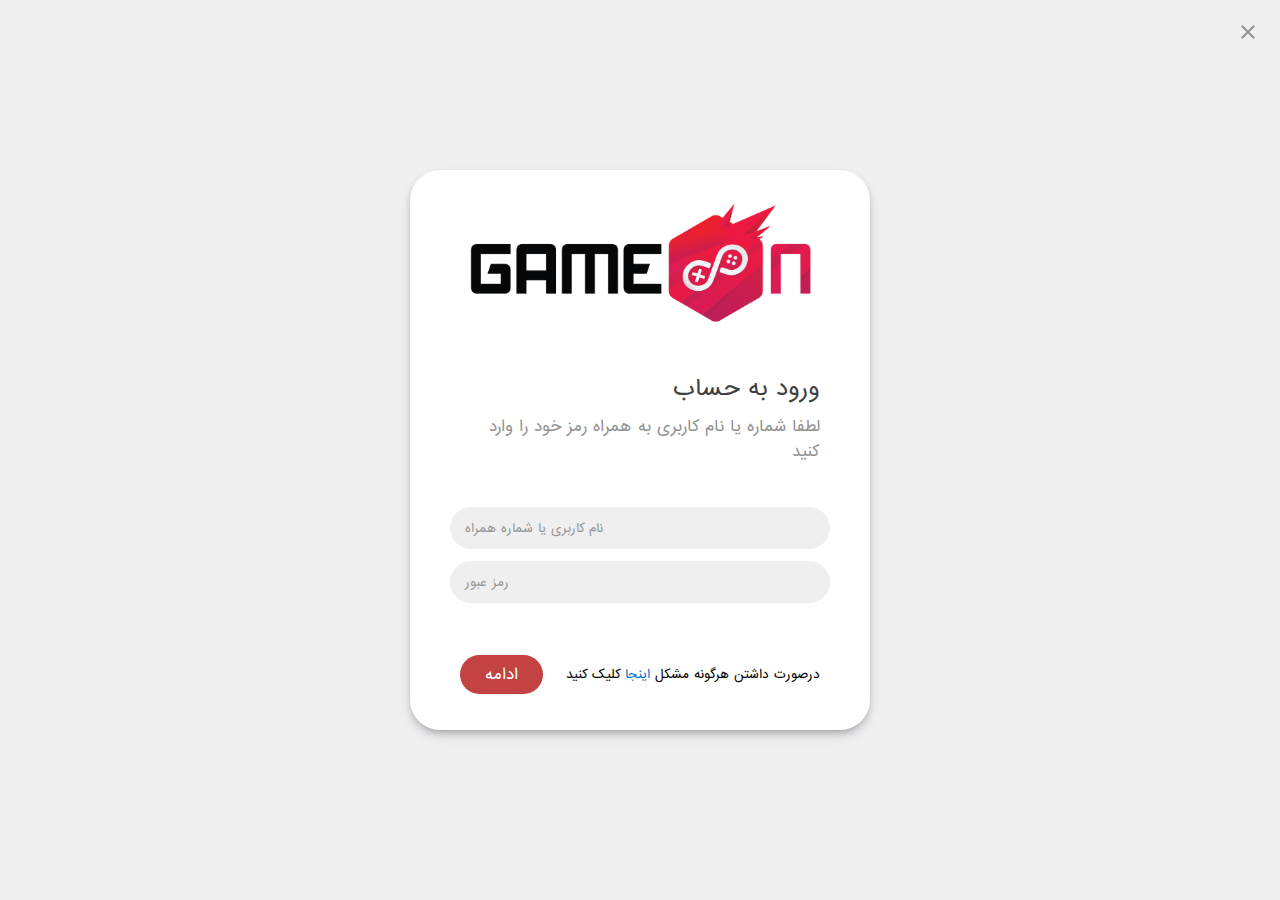
<file: demo/gameon/panel/auth.html>
<!DOCTYPE html>
<html lang="fa" dir="ltr">
<head>
    <meta charset="UTF-8">
    <meta name="viewport" content="width=device-width, initial-scale=1.0">
    <title>ورود و ثبت‌نام</title>
    <style>
        @font-face {
            font-family: 'IranSans';
            src: url('../style/font/IranSans.ttf') format('truetype');
        }
        
        * {
            font-family: 'IranSans', sans-serif;
        }

        a {
            text-decoration: none;
        }

        #linked {
            color: #0070D9;
        }
        body {
            margin: 0;
            padding: 0;
            display: flex;
            justify-content: center;
            align-items: center;
            height: 100vh;
            background-color: #F0F0F0;
        }
        .container {
            display: flex;
            flex-direction: column;
            width: 400px;
            height: 500px;
            padding: 30px;
            background: white;
            box-shadow: rgba(50, 50, 93, 0.25) 0px 6px 12px -2px, rgba(0, 0, 0, 0.3) 0px 3px 7px -3px;
            border-radius: 30px;

        }
        
        .form {
            position: relative;
            display: none;
            height: 100%;
        }
        .form.active {
            display: flex;
            flex-direction: column;
            align-items: center;
        }
        .logo {
            margin: 0 auto 30px auto;
            width: 350px;
        }
        .form h2 {
            margin-top: -7px;
            width: 90%;
            font-weight: 500;
            text-align: right;
            font-size: 15px;
            color: #929292;
        }
        input[type="text"], input[type="password"], input[type="email"] {
            width: 90%;
            padding: 10px;
            background-color: #EFEFEF;
            border: none;
            margin: 0px auto;
            border-radius: 50px;
            text-align: left;
        }
        input::placeholder{
            position: relative;
            padding-left: 5px;
            color: #969696;
            font-size: 12px;
        }
        input:enabled {
            outline: none;
        }
        button {
            width: 100%;
            padding: 10px;
            background: #007bff;
            color: white;
            border: none;
            border-radius: 5px;
            cursor: pointer;
        }
        button:hover {
            background: #0056b3;
        }
        .form h1 {
            width: 90%;
            font-weight: 500;
            text-align: right;
            font-size: 22px;
            color: #404040;
        }
        .input {
            margin: 30px 0px;
            width: 100%;
            display: flex;
            gap: 12px;
            flex-direction: column;
        }
        .confirm {
            margin-top: 20px;
            width: 90%;
            display: flex;
            flex-direction: row;
            align-content: center;
            vertical-align: middle;
            align-items: center;
            justify-content: space-between;
        }
        .confirm-action {
            color: white;
            background-color: #C34242;
            padding: 7px 25px;
            font-size: 15px;
            border-radius: 50px;
            transition: all 0.2s ease-in-out;
        }
        .confirm-action:hover {
            background-color: #811515;
        }

        .confirm p {
            font-size: 12px;
        }
        .close-button {
            position: absolute;
            top: 0;
            right: 0;
            margin: 20px;
            font-size: 20px;
        }
        .close-button svg {
            fill: rgb(148, 148, 148);
        }


        .checkbox-container input {
            display: none;
          }
          
          .checkbox-container {
            display: block;
            position: relative;
            cursor: pointer;
            font-size: 14px;
            user-select: none;
            -webkit-tap-highlight-color: transparent;
          }
          
          /* Create a custom checkbox */
          .checkmark {
            position: relative;
            top: 0;
            left: 0;
            height: 1.3em;
            width: 1.3em;
            background-color: #2196F300;
            border-radius: 0.45em;
            transition: all 0.25s;
          }
          
          /* When the checkbox is checked, add a blue background */
          .checkbox-container input:checked ~ .checkmark {
            background-color: #0f9214;
          }
          
          /* Create the checkmark/indicator (hidden when not checked) */
          .checkmark:after {
            content: "";
            position: absolute;
            transform: rotate(0deg);
            border: 0.2em solid #0f9214;
            left: 0;
            top: 0;
            width: 1.05em;
            height: 1.05em;
            border-radius: 0.45em;
            transition: all 0.25s, border-width 0.1s;
          }
          
          /* Show the checkmark when checked */
          .checkbox-container input:checked ~ .checkmark:after {
            left: 0.45em;
            top: 0.25em;
            width: 0.25em;
            height: 0.5em;
            border-color: #fff0 white white #fff0;
            border-width: 0 0.15em 0.15em 0;
            border-radius: 0em;
            transform: rotate(45deg);
          }
          .policy {
            position: absolute;
            bottom: 0;
            display: flex;
            flex-direction: row;
            justify-content: space-around;
            align-items: center;
            margin-bottom: -17px;
          }
          .policy p {
            margin-left: 6px;
            font-size: 11px;

          }
    </style>
</head>
<body>
    <a href="../index.html" class="close-button"><svg xmlns="http://www.w3.org/2000/svg" height="24px" viewBox="0 -960 960 960" width="24px" fill="#e8eaed"><path d="m256-200-56-56 224-224-224-224 56-56 224 224 224-224 56 56-224 224 224 224-56 56-224-224-224 224Z"/></svg></a>
    <div class="container">
        <!-- فرم ورود -->
        <img class="logo" src="../style/logo.png" alt="">

        <div id="loginForm" class="form">
            <h1>ورود به حساب</h1>
            <h2>لطفا شماره  یا نام کاربری به همراه رمز خود را وارد کنید</h2>
            <div class="input">
                <input type="text" placeholder="نام کاربری یا شماره همراه">
                <input type="password" autocomplete="on" placeholder="رمز عبور">
            </div>
            <div class="confirm">
                <a href="#" class="confirm-action" >ادامه</a>
                <p>درصورت داشتن هرگونه مشکل <a id="linked" href="#">اینجا</a> کلیک کنید</p>
            </div>

        </div>

        <!-- فرم ثبت‌نام -->



        <form id="signupForm" class="form" method="POST" action="backend.php">
            <h1>ساخت حساب</h1>
            <h2>لطفا ایمیل خود را وارد نمایید</h2>
            <div class="input">
                <input type="email" name="email" placeholder="gameonstore@gmail.com" autocomplete="on" required>
            </div>
            <div class="confirm">
                <!-- اینجا لینک به جای دکمه استفاده شده -->
                <a class="confirm-action" id="submitSignup">ادامه</a>
                <p>درصورت داشتن هرگونه مشکل <a id="linked" href="#">اینجا</a> کلیک کنید</p>
            </div>
            <div class="policy">
                <label class="checkbox-container">
                    <input type="checkbox" required>
                    <div class="checkmark"></div>
                </label>
                <p>تمام <a id="linked" href="#">قوانین و مقررات</a> سایت گیم آن رو مطالعه کردم</p>
            </div>
        </form>
       
    </div>

    <script>
        // گرفتن پارامتر از URL
        const params = new URLSearchParams(window.location.search);
        const mode = params.get("mode");

        // نمایش فرم بر اساس پارامتر
        if (mode === "signup") {
            document.getElementById("signupForm").classList.add("active");
        } else {
            document.getElementById("loginForm").classList.add("active");
        }
    </script>
</body>
</html>
</file>
<file: assets/index.css>
@font-face {
	font-family: 'IranSans';
	src: url('IranSans.ttf') format('truetype');
}
:root{
    --bg-color: #ffffff;
    --text-color :#4b515a;
}
* {
    font-family: 'IranSans', sans-serif;
    box-sizing: border-box;
    margin: 0;
    padding: 0;
}
a {
    text-decoration: none;
}
body {
    position: relative;
    font-family: 'IranSans', sans-serif;
    overflow-x: hidden;
}
.main_content {
    justify-self: center;
    display: flex;
    width: 75%;
    flex-direction: column;

}
header {
    padding: 20px 13%;
    display: flex;
    width: 100%;
    justify-content: space-between;
    align-items: center;
    box-shadow: rgba(0, 0, 0, 0.06) 0px 0px 40px;
    background-color: var(--bg-color);
}

header img {
    width: 47px;
    height: 53px;
}

.nav_content {
    display: flex;
    gap: 40px;
    font-size: 15px;
}

.nav_content a {
    color: var(--text-color);
}

.mobile_menu {
    position: fixed;
    top: 0;
    right: -100%; /* منو کاملاً خارج از صفحه باشد */
    width: 100%;
    height: 100%;
    background: var(--bg-color);
    box-shadow: rgba(0, 0, 0, 0.1) 0px 4px 10px;
    text-align: right;
    display: flex;
    flex-direction: column;
    align-items: center;
    justify-content: center;
    transition: right 0.3s ease-in-out;
    z-index: 500;
    
}
.mobile_menu.show {
    right: 0;
}

.mobile_menu a {
    padding: 15px;
    font-size: 18px;
    color: var(--text-color);
    border-bottom: 1px solid #ddd;
    width: 80%;
    text-align: center;
}

/* دکمه بستن */
.close-menu {
    position: absolute;
    top: 20px;
    right: 20px;
    font-size: 24px;
    cursor: pointer;
}

.menu-icon {
    display: none;
    font-size: 25px;
    cursor: pointer;
    color: #4b515a;
    font-weight: 200;
}

.nav_req {
    border-radius: 14px;
    padding: 13px 30px;
    border: 1px solid #bebebe;
    font-weight: 300;
    color: #4b515a;
    font-size: 15px;
    margin-right: 50px;
}
section {
    display: flex;
    flex-direction: row;
    align-items: center;
    justify-content: space-between;
    width: 100%;
    padding: 70px 0px;
}
section img {
    width: 45%;
    position: relative;
    top: 30px;
}
.right_section {
    display: flex;
    align-items: center;
    gap: 70px;
}
h2 {
    color: #4b515a;
    font-size: 35px;
    width: 100%;
    margin-bottom: 10px;
}

.texts p {
    color: #8e939b;
    width: 500px;
    margin-bottom: 50px;
}
.texts h1 span {
    color: #2ea7e8;
}
.texts a {
    background-color: #2ea7e8;
    color: white;
    padding: 15px 30px;
    border-radius: 50px;
    box-shadow: #2ea7e85e 0px 7px 29px 0px;
}
.checked_container {
    margin-top: 40px;
    display: flex;
    align-items: center;
    gap: 30px;
}
.checked_container .checked_item {
    display: flex;
    width: max-content;
    gap: 10px;
    align-items: center;
    font-size: 14px;
    color: #8e939b;
}
.checked_container .checked_item svg {
    width: 20px;
    height: 20px;
    color: rgb(109, 64, 231);
}

.items_container {
    margin-top: 70px;
    width: 100%;
    display: flex;
    align-items: center;
    flex-direction: column;
}
.items_container h2 {
    text-align: center;
    color: #4b515a;
    width: 100%;
    margin-bottom: 5px;
}
.items_container .paragraph {
    margin-top: 10px;
    margin-bottom: 60px;
    font-size: 15px;
    width: 700px;
    text-align: center;
    font-weight: 400;
    color: #8e939b;
}
.items_child {
    position: relative;
    background-color: #ffffff;
    border: 1px solid #dadada;
    border-radius: 14px;
    width: 330px;
    display: flex;
    flex-direction: column;
    align-items: center;
    padding: 40px;
    transition: all 0.3s;
}
.checked_items_option {
    display: flex;
    flex-direction: column;
    gap: 6px;
}
.checked_items_option {
    width: 100%;
    display: flex;
    justify-content: right;
}
.checked_items_option .checked_item {
    display: flex;
    width: 100%;
    display: flex;
    justify-content: right;
    color: #8e939b;
    font-size: 14px;
    gap: 10px;
    align-items: center;
}
.checked_items_option .checked_item svg {
    width: 20px;
    height: 20px;
    color: green;
}
.items_child span {
    width: 80px;
    height: 80px;
    background-color: #2ea7e8;
    display: flex;
    align-items: center;
    justify-content: center;
    border-radius: 50%;
}
.item_mother:nth-child(2) span {
    background-color: #f39121;
}
.item_mother:nth-child(2) a {
    background-color: #f39121;
    box-shadow: #f3912148 0px 0px 10px 1px;
}
.item_mother:nth-child(3) span {
    background-color: #943be7;
}
.item_mother:nth-child(3) a {
    background-color: #943be7;
    box-shadow: #943be74f 0px 0px 10px 1px;
}
.item_mother:nth-child(4) span {
    background-color: #47c037;
}
.item_mother:nth-child(4) a {
    background-color: #47c037;
    box-shadow: #47c03750 0px 0px 10px 1px;
}
.items_child span svg {
    width: 40px;
    height: 40px;
    color: #ffffff;
}
.items_child h3 {
    margin-top: 20px;
    font-size: 17px;
    font-weight: 600;
    color: #4b515a;
}
.items_child p {
    font-size: 14px;
    font-weight: 400;
    color: #8e939b;
    margin-bottom: 20px;
}
.items_child hr {
    margin: 25px 0px;
    width: 100%;
}
.items_child a {
    color: white;
    background-color: #2ea7e8;
    padding: 10px 40px;
    width: 100%;
    display: flex;
    justify-content: center;
    border-radius: 50px;
    margin-top: 50px;
    box-shadow: #2ea7e84b 0px 0px 10px 1px;
}
.items_content {
    width: 100%;
    display: flex;
    align-items: end;
    justify-content: space-between;
}
.nametag {
    font-size: 14px;
    padding: 5px 50px;
    background-color: #f39121;
    border-radius: 15px 15px 0px 0px;
    color: white;
}
.item_mother {
    display: flex;
    flex-direction: column;
    align-items: center;
    transition: all 0.3s;
}
.item_mother:hover {
    transform: translateY(-15px);
}



.images img:nth-child(1){
    position: absolute;
    left: 2px;
    z-index: 3;
}
.images img:nth-child(2){
    position: absolute;
    left: 89px;
    z-index: 2;

}
.images img:nth-child(3){
    left: 149px;
    position: absolute;
    z-index: 1;

}

.why_us {
    margin-top: 150px;
    display: flex;
    flex-direction: row;
    width: 100%;
    justify-content: space-between;
    align-items: center;
}

.images {
    position: relative;
    perspective: 800px;
    display: flex;
    justify-content: center;
    align-items: center;
    width: 400px;
    min-height: 250px;
    flex-basis: 50%;
}

.text_container {
    text-align: right;
    flex-basis: 50%;
}

.text_container h2 {
    font-size: 30px;
    color: #4b515a;
    margin-bottom: 30px;
}

.text_container p {
    font-size: 15px;
    color: #868686;
    justify-content: right;
    display: flex;
    flex-direction: column;
    margin-bottom: 20px;
}

.text_container h4 {
    color: #4b515a;
    margin-bottom: 30px;
}

.images img {
    width: 400px;
    height: 250px;
    transform: rotateX(0deg) rotateY(-20deg); 
    transition: all 0.3s ease-in-out 50ms;
    box-shadow: 5px 5px 15px rgba(0, 0, 0, 0.192);
    border-radius: 14px;
    border: 1px solid rgba(0, 0, 0, 0.096);
}

.images img:hover {
    transform: rotateX(0deg) rotateY(-20deg) translateY(-30px); 
    z-index: 4;
}

.swiper-slide {
    display: flex;
    flex-direction: column;
    justify-content: space-between; /* حالا فاصله بین img و sample_container اعمال می‌شود */
    align-items: center;
    padding: 5px;
    border: 1px solid rgb(204, 204, 204);
    border-radius: 7px;
    text-align: center;
    font-size: 18px;
    background: #ffffff;
    height: 405px;
    box-shadow: rgba(149, 157, 165, 0.2) 0px 8px 24px;
}

.swiper-slide a {
    display: flex;
    flex-direction: column;
    flex-grow: 1; /* برای پر کردن کل فضای swiper-slide */
    text-decoration: none; /* برای حذف خط زیر لینک */
}
.swiper_container {
    margin-top: 30px;
    position: relative;
    display: flex;
    justify-content: center;
    width: 100%;
}
.swiper-slide img {
    width: 100%;
    aspect-ratio: 16 / 9;
    overflow: hidden;
    border-radius: 5px 5px 0px 0px;
}
.sample_mother {
    margin-top: 100px;
    display: flex;
    flex-direction: column;
    justify-content: center;
    width: 100%;
    align-items: center;
}
.sample_mother h2 {
    color: #4b515a;
    display: flex;
    align-items: center;
    justify-content: center;
    width: 100%;
    margin-bottom: 5px;
}
.sample_mother .paragraph {
    font-size: 15px;
    color: #868686;
    margin-bottom: 30px;
}
.sample_container {
    display: flex;
    width: 100%;
    justify-content: space-between;
    padding: 10px 15px;
    align-items: center;
}
.sample_container p {
    color: #4b515a;
    font-weight: 500;
    font-size: 16px;
}
.sample_container button{
    outline: none;
    border: none;
    background-color: #2ea7e8;
    color: white;
    font-size: 12px;
    padding: 8px 25px;
    border-radius: 5px;
    box-shadow: #2ea7e875 0px 0px 10px 1px;
}
.more_sample {
    margin-top: 30px;
    outline: none;
    border: none;
    background-color: #47c037;
    color: white;
    padding: 10px 30px;
    border-radius: 4px;
}
.faq-container {
    width: 100%;
    margin: 50px auto;
    font-family: Arial, sans-serif;
}
.faq-container h2 {
    text-align: center;
    color: #4b515a;
    margin-bottom: 5px;
}
.faq-container .paragraph {
    text-align: center;
    margin: 0px 0px 50px 0px;
    font-size: 15px;
    color: #868686;
}
details {
    background: #ffffff;
    border-radius: 8px;
    padding: 10px;
    margin-bottom: 10px;
    border: 1px solid #d6d6d6;
    box-shadow: rgba(149, 157, 165, 0.2) 0px 8px 24px;
    position: relative;
    color: #4b515a;
    font-size: 15px;
}

summary {
    font-size: 15px;
    font-weight: 500;
    cursor: pointer;
    padding: 5px 10px;
    list-style: none; /* حذف استایل پیش‌فرض */
    display: flex;
    align-items: center;
    justify-content: space-between;
}

details[open] {
    background: #ffffff;
    border-color: #c2c2c2;
}

details p {
    padding: 10px;
    margin: 0;
    color: #333;
}

/* آیکون + و - */
.faq-icon {
    font-size: 20px;
    font-weight: bold;
    color: #5e5e5e;
    transition: transform 0.3s ease;
}

details[open] .faq-icon {
    transform: rotate(180deg);
    color: #505050;
}
hr {
    border: none;
    height: 1px;
    margin-top: 60px;
    background-color: #dfdfdf;
}
footer {
    box-shadow: rgba(0, 0, 0, 0.151) 0px 0px 40px;
    width: 100%;
    background-color: #ffffff;
    display: flex;
    flex-direction: column;
}
.navbar_footer {
    display: flex;
    align-items: center;
    justify-content: space-around;
    margin-top: 30px;
}
.navbar_footer img {
    width: 50px;
    height: 55px;
}
.social_container {
    display: flex;
    gap: 20px;
}
.social_container a {
    color: #555555;
    font-size: 21px;
}
.copyright a {
    color: #2ea7e8;
}
.copyright p{
    font-weight: 200;
    font-size: 14px;
}
.copyright {
    margin-top: 60px;
    display: flex;
    width: 100%;
    align-items: center;
    justify-content: space-around;
    color: #868686;
    font-weight: 200;
    margin-bottom: 20px;
}

@media (max-width: 1024px) {
    header {
        padding: 20px 5%;
        position: relative;
    }

    .nav_content {
        display: none;
    }

    .menu-icon {
        display: block;
        position: absolute;
        right: 20px;
        top: 50%;
        transform: translateY(-50%);
    }
    section {
        flex-direction: column-reverse; /* تصویر بره پایین */
        text-align: center; /* وسط‌چین شدن متن */
        padding: 50px 20px;
    }

    .right_section {
        flex-direction: column;
        gap: 30px;
    }

    h1 {
        margin-top: 70px;
        font-size: 30px;
        width: auto;
    }

    .texts p {
        width: auto;
        margin-bottom: 30px;
    }

    .texts a {
        display: inline-block;
        padding: 12px 25px;
    }

    .checked_container {
        flex-direction: column;
        gap: 15px;
    }

    section img {
        width: 80%; /* تنظیم سایز تصویر */
        max-width: 350px;
        margin-top: 20px;
    }
}
@media (max-width: 600px) {
    h1 {
        margin-top: 60px;
        font-size: 23px;
    }

    .texts a {
        padding: 10px 20px;
    }

    .checked_container .checked_item {
        font-size: 12px;
    }

    section img {
        width: 90%;
        max-width: 300px;
    }
}

@media (max-width: 400px) {
    .nav_req {
        display: none;
    }
    .nav_req_mobile {
        display: block;
    }
}
@media (max-width: 1550px) {
    .images img {
        display: none;
    }
    .items_content {
        display: flex;
        flex-wrap: wrap;
    }
}
@media (max-width: 768px) {
    .items_container {
        margin-top: 40px;
    }
    .items_container .paragraph {
        width: 90%;
        font-size: 14px;
        margin-bottom: 40px;
    }
    .items_content {
        flex-direction: column;
        align-items: center;
        justify-content: center;
    }
    .items_child {
        width: 100%;
        margin-bottom: 20px;
        padding: 50px;
    }
    .items_child span {
        width: 60px;
        height: 60px;
    }
    .items_child h3 {
        font-size: 16px;
    }
    .items_child p {
        font-size: 13px;
    }
    .checked_items_option .checked_item {
        font-size: 13px;
    }
    .items_child a {
        width: auto;
        padding: 10px 20px;
    }
}

@media (max-width: 480px) {
    .items_container .paragraph {
        width: 100%;
        font-size: 13px;
        margin-bottom: 30px;
    }
    .items_child {
        min-width: 280px;
        width: 220px;

        padding: 25px;
    }
    .items_child span {
        width: 50px;
        height: 50px;
    }
    .items_child h3 {
        font-size: 14px;
    }
    .items_child p {
        font-size: 12px;
    }
    .checked_items_option .checked_item {
        font-size: 12px;
    }
    .items_child a {
        width: auto;
        padding: 8px 16px;
    }
}
@media (max-width: 768px) {
    .why_us {
        flex-direction: column;
        margin-top: -130px;
    }
    .images {
        width: 100%;
        min-height: 200px;
        flex-basis: 100%;
        margin-bottom: 20px;
    }

    .text_container {
        text-align: center;
        flex-basis: 100%;
    }

    .text_container h2 {
        font-size: 24px;
        margin-bottom: 20px;
    }
    .sample_mother .paragraph  {
        text-align: center;
    }
    .text_container p {
        text-align: center;
        font-size: 14px;
        margin-bottom: 15px;
    }

    .text_container h4 {
        font-size: 18px;
        margin-bottom: 20px;
    }

    .images img {
        width: 100%;
        height: auto;
        max-width: 350px;
    }
}

@media (max-width: 480px) {
    .text_container h2 {
        font-size: 20px;
    }

    .text_container p {
        font-size: 13px;
    }

    .text_container h4 {
        font-size: 16px;
    }

    .images img {
        width: 100%;
        max-width: 300px;
        height: auto;
    }
    .copyright {
        display: flex;
        flex-direction: column;
        align-items: center;
    }
    .copyright p {
        text-align: center;
    }
    .sample_container {
        display: flex;
        flex-direction: column;
    }
    .sample_container button {
        width: 100%;
    }
    details {
        font-size: 13px;
    }
}
</file>
<file: demo/positivus/style.css>
@import url('https://fonts.googleapis.com/css2?family=Rubik:ital,wght@0,300..900;1,300..900&family=Space+Grotesk:wght@300..700&display=swap');

* {
  font-family: "Space Grotesk", serif;
  box-sizing: border-box;
  margin: 0;
  padding: 0;
}
a {
  text-decoration: none;
}

/* main Content */
body {
  font-family: "Space Grotesk", serif;
  position: relative;
  padding: 0;
  margin: 0;
  width: 100%;
  overflow-x: hidden;
}
.main_content {
  display: flex;
  justify-self: center;
  width: 85%;
  height: 100%;
  min-width: 350px;
  flex-direction: column;
  
}
/* main Content */

/* header Section */
.header {
  margin-top: 30px;
  display: flex;
  align-items: center;
  width: 100%;
  justify-content: space-between;
}

.logo {
  display: flex;
  align-items: center;
  font-size: clamp(19px, 1.75vw, 22px);
  gap: 7px;
  flex: 2;
}

.logo img {
  width: 1.75rem;
  height: 1.75rem;
}

.header_content {
  display: flex;
  gap: 30px;
  margin-right: 40px;
}

.header_option {
  text-decoration: none;
  color: black;
  font-size: 1.188rem;
  gap: 100px;
  padding: 10px;
  transition: all 0.2s;
}
.header_option:hover {
  background-color: #191a23e0;
  color: #B9FF66;
}
.request_btn {
  display: flex;
  align-items: center;
  font-size: 19px;
  width: 210px;
  height: 10px;
  padding: 30px 10px;
  justify-content: center;
  border: 1px solid #191a23a2;
  color: black;
  border-radius: 14px;
}
/* header Section */

/* front Section */
.front_section {
  margin-top: 80px;
  display: flex;
  justify-content: space-between;
  width: 100%;
}
.text_container {
  max-width: 600px;

}
.front_section img {
  width: clamp(300px, 30vw, 600px);
  height: clamp(300px, 50vh, 800px);
  
  
}
.text_container h1 {
  font-size: clamp(36px, 3.75vw, 60px);
  margin-bottom: 40px;
}
.text_container p {
  max-width: 500px;
  font-size: clamp(16px, 4.4vw, 20px);
}
.text_container button,.btn_primary {
  outline: none;
  border: none;
  font-size: 20px;
  color: white;
  background-color: #191A23;
  font-weight: 100;
  padding: 20px 30px;
  border-radius: 14px;
  margin-top: 30px;
  cursor: pointer;
}
/* front Section */

/* brand Section */
.brand_wrapper {
  margin-top: 70px;
  width: 100%;
  display: flex;
  justify-content: space-between;
  filter: grayscale(60);
}
/* brand Section */

/* service Section */
.service_mini_section {
  margin-top: 130px;
  display: flex;
  width: 100%;
  justify-content: left;
  align-items: center;
  gap: 40px;
}
.service_mini_section h2 {
  font-size: 40px;
  background-color: #B9FF66;
  padding: 0px 10px;
  border-radius: 7px;
  font-weight: 600;
}
.service_mini_section p {
  line-height: 25px;
  font-size: 18px;
  max-width: 575px; 
}
/* service Section */

/* card Section */
.card_container {
  margin-top: 100px;
  gap: 40px;
  display: flex;
  flex-direction: column;
  max-width: 100%;
}
.card_row1 {
  gap: 40px;
  justify-content: space-between;
  width: 100%;
  display: flex;
  flex-wrap: wrap;
  
}
.card {
  justify-content: space-between;
  align-items: center;
  display: flex;
  width: 500px;
  min-width: 200px;
  height: 270px;
  background-color: #F3F3F3;
  padding: 50px 30px;
  border-radius: 45px;
  border: 1px solid #191a23bb;
  border-bottom: 6px solid #191A23;
}
.card_row1 .card:nth-child(2),.card_row1 .card:nth-child(4) {
  background-color: #B9FF66;
}
.card_row1 .card:nth-child(3),.card_row1 .card:nth-child(5) {
  background-color: #191A23;
}
.card_row1 .card:nth-child(2) .left_side h3,.card_row1 .card:nth-child(3) .left_side h3,.card_row1 .card:nth-child(4) .left_side h3 {
  background-color: white;
}
.card_row1 .card:nth-child(3) .req_learn,.card_row1 .card:nth-child(5) .req_learn {
  color: white;
}
.card_row1 .card:nth-child(3) .req_learn span,.card_row1 .card:nth-child(5) .req_learn span {
  background-color: white;
}
.card_row1 .card:nth-child(3) .req_learn span svg,.card_row1 .card:nth-child(5) .req_learn span svg {
  color: #191A23;
}


.card .left_side {
  display: flex;
  flex-direction: column;
  justify-content: space-between;
  height: 100%;
}
.card .left_side h3 {
  padding: 0px 5px;
  border-radius: 7px;
  width: fit-content;
  font-size: clamp(20px, 5vw, 27px);
  background-color: #B9FF66;
}
.left_side .req_learn {
  display: flex;
  align-items: center;
  font-size: 20px;
  gap: 10px;
  cursor: pointer;
}
.req_learn span  {
  padding: 8px;
  border-radius: 50%;
  width: 35px;
  height: 35px;
  background-color: #191A23;
  color: #B9FF66;
  display: flex;
  align-items: center;
  justify-content: center;
  transform: rotate(-130deg);
}
/* card Section */

/* adwall Section */
.adwall_container,.form_container,footer {
  position: relative;
  display: flex;
  justify-content: space-between;
  background-color: #F3F3F3;
  padding: 60px;
  align-items: center;
  border-radius: 45px;
  margin-top: 100px;
}
.adwall_container .text_container h3 {
  font-size: 30px;
  margin-bottom: 30px;
  font-weight: 600;
}
.adwall_container .text_container p {
  font-size: 18px;
}
.adwall_container img{
  position: absolute;
  right: 0;
  margin-right: 100px;
}
.adwall_container2 {
  margin-top: 100px;
  border-radius: 45px;
  padding: 60px;
  justify-content: space-between;
  display: flex;
  background-color: #191A23;
  color: white;
  flex-wrap: wrap;
}
.adwall_container2 a {
  display: flex;
  align-items: center;
  color: #B9FF66;
  gap: 5px;
  font-size: 20px;
  font-weight: 400;
  width: fit-content;
}
.adwall_container2 a span svg {
  vertical-align: middle;
  width: 23px;
  height: 23px;
  transform: rotate(-120deg);
}
.adwall_container2 p {
  font-size: 18px;
  width: 300px;
}
.adwall_container2 .paragraph_content {
  gap: 30px;
  display: flex;
  flex-direction: column;
}
.adwall_container2 .vertical_lane {
  height: 180px;
  width: 1px;
  background-color: #ffffffc4;
  border-radius: 10px;
}
/* adwall Section */

/* q&a section */
.details_content {
  display: flex;
  flex-direction: column;
  gap: 30px;
}
.details_container {
  border-radius: 45px;
  border: 1px solid #191A23;
  border-bottom: 4px solid #191A23;
  padding: 30px 50px;
  background-color: #F3F3F3;
  width: 100%;
}
.details_container:has(.custom-details[open]) {
  background-color: #B9FF66; 
  transition: background-color 0.1s ease;
}

.details_container:first-child {
  margin-top: 60px;
}
.details_container details summary .num {
  font-size: clamp(30px, 5vw, 60px);
  margin-right: 20px;
}

.custom-details summary {
  align-items: center;
  cursor: pointer;
  font-weight: bold;
  display: flex;
  justify-content: space-between;
  font-size: 30px;
}
.custom-details p {
  width: 1500px;
  display: flex;
  align-items: center;
  font-size: clamp(5px, 3vw, 18px);
}
.custom-details .icon {
  display: flex;
  justify-content: center;
  align-items: center;
  border-radius: 50%;
  border: 1px solid #191A23;
  font-size: 50px;
  background-color: #F3F3F3;
  width: 50px;
  height: 50px;
}
.custom-details hr {
  margin: 30px 0px;
  outline: none;
  border: none;
  height: 1px;
  background-color: black;
}
/* q&a section */

/* profile Section */
.profile_content {
  margin-top: 70px;
  justify-content: center;
  display: flex;
  flex-wrap: wrap;
  gap: 30px;
}
.profile_container {
  position: relative;
  padding: 50px;
  display: flex;
  justify-content: space-between;
  flex-direction: column;
  width: 380px;
  height: 350px;
  border: 1px solid #191A23;
  border-radius: 45px;
  border-bottom: 6px solid #191A23;
}
.top_content {
  display: flex;
  gap: 30px;
  align-items: end;
}
.top_content span h4 {
  font-size: 20px;
}
.top_content span h5 {
  font-size: 18px;
  font-weight: 400;
}
.profile {
  width: 100px;
  height: 100px;
  position: relative;
}
.profile svg {
  position: absolute;
  width: 100px;
  height: 100px;
  fill: black;
  left: 8px;
  top: 6px;
}
.mask {
  z-index: 1;
  position: absolute;
  height: 100px;
  width: 100px;
  mask-image: url(svg.svg);
}
.profile_container .linkedin {
  position: absolute;
  top: 0;
  right: 0;
  margin-right: 35px;
  margin-top: 35px;
  width: 35px;
  height: 35px;
  background-color: #191A23;
  color: #B9FF66;
  align-items: center;
  justify-content: center;
  display: flex;
  border-radius: 50%;
}
.profile_content_btn {
  display: flex;
  justify-content: end;
}
.btn_primary {
  width: 230px;
}
/* profile Section */

/* comment Section */
.mySwiper {
  padding: 60px;
  background-color: #191A23;
  width: 100%;
  height: 700px;
  margin: 80px 0px 0px 0px;
  border-radius: 45px;
}
.swiper-slide {
  background-position: center;
  background-size: cover;
  width: 100%;
  height: 70%;
  display: flex;
  justify-content: center;
  align-items: center;
  font-size: 20px;
  background-color: #191A23;
  color: rgb(0, 0, 0);
}
.dynamic_bar {
  display: flex;
  align-items: center;
  justify-content: center;
}
.custom-prev-button,
.custom-next-button {
  position: relative;
  bottom: 30px;
  font-size: 30px;
  color: #fff;
  padding: 10px;
  border-radius: 50%;
  cursor: pointer;
  z-index: 50;
  width: 50px;
  height: 50px;
}
.custom-prev-button {
  margin-right: 175px;
  
}
.custom-next-button {
  margin-left: 175px; 
}
.swiper-pagination {
  display: flex;
  justify-content: center;
  gap: 10px; 
}
.swiper-pagination .swiper-pagination-bullet {
  width: 13px;
  height: 13px;
  background-color: #ffffff !important; 
  opacity: 1 !important;
  margin-bottom: 50px !important;
}
.swiper-pagination .swiper-pagination-bullet-active {
  background-color: #B9FF66 !important;
}
.comment_container {
  width: 100%;
  height: 100%;
  display: flex;
  flex-direction: column;
}
.comment_content p {
  color: white;
  font-weight: 300;
  font-size: 18px;
  width: 85%;
}
.comment_content {
  position: relative;
  border-radius: 45px;
  border: 2px solid #B9FF66;
  height: 70%;
  width: 100%;
  background-color: transparent;
  display: flex;
  align-items: center;
  justify-content: center;
  padding: 10px;
}
.triangle:after {
  position: absolute;
  content: "";
  width: 0;
  height: 0;
  margin-bottom: 1px;
  margin-left: 50px;
  border-left: 20px solid transparent;
  border-right: 20px solid transparent;
  border-top: 20px solid #191A23;
  margin-top: -2px;
}
.triangle:before {
  position: absolute;
  content: "";
  width: 0;
  height: 0;
  margin-left: 49px;
  border-left: 21px solid transparent;
  border-right: 21px solid transparent;
  border-top: 21px solid #B9FF66;
}
.comment_name {
  margin-top: 40px;
  margin-left: 50px;
}
.comment_name h2 {
  font-size: 20px;
  color: #B9FF66;
}
.comment_name p {
  font-size: 18px;
  color: #ffffff;
}
/* comment Section */

/* Form Section */
.form_container img {
  position: absolute;
  right: 0 ;
  width: 300px;

}
.radio-wrapper-9 input[type=radio] {
  display: none;
  appearance: none;
}
.radio-wrapper-9 input[type=radio] + label:before {
  content: "";
  background: #ffffff;
  border-radius: 100%;
  border: 1px solid #000000;
  display: inline-block;
  width: 1.4em;
  height: 1.4em;
  position: relative;
  top: -0.1em;
  margin-right: .6em;
  vertical-align: middle;
  cursor: pointer;
  text-align: center;
  transition: all 250ms ease;
}
.radio-wrapper-9 input[type=radio]:checked + label:before {
  background-color: #B9FF66;
  box-shadow: inset 0 0 0 4px #f4f4f4;
}
.radio-wrapper-9 input[type=radio]:focus + label:before {
  outline: none;
  border-color: #3197EE;
}
.radio-wrapper-9 input[type=radio]:disabled + label:before {
  box-shadow: inset 0 0 0 4px #f4f4f4;
  border-color: #000000;
  background: #ffffff;
}
.radio-wrapper-9 input[type=radio] + label:empty:before {
  margin-right: 0;
}
.radio_content {
  display: flex;
  gap: 100px;
  margin-bottom: 30px;
}
.form_container form {
  width: 500px;
  gap: 14px;
  height: 550px;
  flex-direction: column;
  display: flex;
}
.form_container form input[type="username"],form input[type="email"] {
  margin-top: 5px;
  height: 40px;
  width: 100%;
  padding: 25px;
  outline: none;
  border: 1px solid #191A23;
  border-radius: 14px;
  font-size: 15px;
}
.form_container form input::placeholder {
  font-size: 15px;
}
textarea {
  resize: none;
}
.field {
  display: flex;
  flex-direction: column;
}
.form_container form textarea {
  margin-top: 5px;
  height: 200px;
  width: 100%;
  padding: 25px;
  outline: none;
  border: 1px solid #191A23;
  border-radius: 14px;
  font-size: 15px;
}
.form_container form .btn {
  margin: 10px 0px;
  width: 100%;
}
/* Form Section */

/* Footer Section */
footer {
  border-radius: 45px 45px 0px 0px;
  background-color: #191A23;
  display: flex;
  flex-direction: column;
}
footer .footer_header .logo {
  color: white;
  flex: 0;
}
.footer_header {
  width: 100%;
  justify-content: space-between;
  display: flex;
  align-items: center;
}
.footer_header .header_content a {
  color: white;
  text-decoration: underline;
}
.social_container {
  display: flex;
  gap: 13px;
}
.social_inner{
  display: flex;
  align-items: center;
  justify-content: center;
  width: 30px;
  height: 30px;
  padding: 15px;
  border-radius: 50%;
  font-size: 18px;
  background-color: #ffffff;
  color: #191A23;
}
footer .left_section {
  display: flex;
  flex-direction: column;
  gap: 20px;
  color: white;
}
footer .left_section h3{
  width: fit-content;
  padding: 5px;
  border-radius: 7px;
  color: #191A23;
  background-color: #B9FF66;
  font-weight: 500;
  font-size: 20px;
}
footer .left_section h4{
  font-size: 18px;
  font-weight: 200;
}
.main_section {
  margin-top: 70px;
  display: flex;
  align-items: center;
  justify-content: space-between;
  width: 100%;
}
.main_section .right_section form {
  display: flex;
  flex-direction: row;
  align-items: center;
  gap: 15px;
}
.main_section .right_section {
  padding: 50px;
  background-color: #292A32;
  border-radius: 14px;
}
.right_section form input[type="email"] {
  width: 300px;
  height: 70px;
  background-color: transparent;
  border-color: #ffffff;
}
.right_section form input[type="email"]::placeholder {
  color: white;
}
.right_section form button {
  width: 230px;
  height: 70px;
  border-radius: 14px;
  font-size: 18px;
  background-color: #B9FF66;
}
footer hr {
  margin: 50px 0px;
  width: 100%;
}
footer .copyright {
  font-size: 18px;
  color: white;
  display: flex;
  gap: 30px;
  width: 10;
  justify-content: left;
  width: 100%;
}
footer .copyright a {
  color: white;
  text-decoration: underline;
}
/* Footer Section */

@media only screen and (max-width: 420px) {
  html, body {
    overflow-x: hidden !important;
  }
  
  body {
    display: flex;
    align-items: center;
    flex-direction: column;
    overflow-x: hidden !important;
  }
  .header_content,.request_btn {
    display: none;
  }
  .header_option {
    display: none;
  }
  .front_section {
    margin-top: 30px;
    display: flex;
    flex-direction: column;
    align-items: center;
  }
  .front_section img {
    width: 320px;
    height: 260px;
  }
  .text_container button {
    width: 100%;
    margin-bottom: 50px;
  }
  .brand_container {
    width: 100%;
    overflow: hidden;
    white-space: nowrap;
    position: relative;
  }
  
  .brand_container::before,
  .brand_container::after {
    content: "";
    position: absolute;
    top: 0;
    width: 10%; 
    height: 100%;
    z-index: 2;
  }
  
  .brand_container::before {
    left: 0;
    background: linear-gradient(to right, rgba(255, 255, 255, 1), rgba(255, 255, 255, 0));
  }
  
  .brand_container::after {
    right: 0;
    background: linear-gradient(to left, rgba(255, 255, 255, 1), rgba(255, 255, 255, 0));
  }
  
  .brand_wrapper {
    display: flex;
    gap: 20px;
    animation: scroll 10s linear infinite;
  }
  .service_mini_section {
    display: flex;
    flex-direction: column;
    align-items: center;
    text-align: center;
  }
  
  .brand_wrapper img {
    height: 50px; 
    width: auto;
    filter: grayscale(60%);
  }
  
  @keyframes scroll {
    from {
      transform: translateX(100%);
    }
    to {
      transform: translateX(-100%);
    }
  }
  .req_learn {
    width: 153px;
  }
  .card img {
    width: 150px;
    margin-bottom: -10px;
  }
  .adwall_container {
    text-align: center;
    padding: 30px 30px 0px 30px;
  }
  .adwall_container button {
    width: 100%;
    font-size: 17px;
  }
  .adwall_container img {
    display: none;
  }
  .vertical_lane{
    display: none;
  }
  .adwall_container2 {
    display: flex;
    flex-direction: column;
    align-items: center;
    text-align: center;
    padding: 10px;
  }
  .paragraph_content {
    align-items: center;
    margin: 30px 0px;
  }
  .details_container {
    border-radius: 14px;
    padding: 10px 30px;
  }
  .custom-details .icon {
    border: none;
  }
  .custom-details p {
    text-align: left;
    width: 280px;
  }
  .custom-details[open] {
    margin-bottom: 30px;
  }
  .btn_primary {
    width: 100%;
  }
  .comment_content p {
    font-size: 14px;
  }
  .comment_name h2 {
    font-size: 16px;
  }
  .comment_name p {
    font-size: 16px;
  }
  .comment_content {
    height: 100%;
  }
  .mySwiper {
    padding: 30px;
    height: 500px;
  }
  .form_container img {
    display: none;
  }
  .form_container {
    display: flex;
    flex-direction: column;
    align-items: center;
  }
  form {
    display: flex;
    align-items: center;
  }
  .form_container form input[type="username"], form input[type="email"],.form_container form textarea {
    width: 300px;
  }
  .radio_content {
    gap: 50px;
  }
  .form_container form .btn {
    width: 300px;
  }
  footer {
    border-radius: 0px;
    width: 100%;
  }
  .footer_header {
    display: flex;
    flex-direction: column;
    gap: 50px;
  }
  .header_content {
    display: flex;
    flex-direction: column;
    align-items: center;
    margin: 0;
  }
  .main_section {
    display: flex;
    flex-direction: column;
  }
  .main_section .right_section {
    margin-top: 30px;
  }
  .main_section .right_section form {
    padding: 0px 30px;
    flex-direction: column;
    width: 200px;
  }
  .right_section form input[type="email"] {
    width: 260px;
    height: 60px;
  }
  .right_section form button {
    width: 260px;
    height: 60px;
  }
}
</file>
<file: demo/megaweb/Style/main.css>
@import url('https://fonts.googleapis.com/css2?family=Poppins:ital,wght@0,100;0,200;0,300;0,400;0,500;0,600;0,700;0,800;0,900;1,100;1,200;1,300;1,400;1,500;1,600;1,700;1,800;1,900&display=swap');
/* حذف هایلایت آبی در موبایل */

:root {
    --accent-color: #4774f0;
    --text-color: #000000;
    --primary-color: #7a23eb;
    --second-color:#ffff;
    --dark-second-color:#111827;
    --bg-color: #F3F4F6;
    --two-second-color:#ff7300;
    --dark-bg-color:#242A38;
    --dark-text-color: #FAF9F6;
    --font-english: 'Poppins', sans-serif;
    --transition-speed: 0.3s;
}

body {
    padding: 0;
    margin: 0;
    display: flex;
    font-family: var(--font-english);
    background-color: var(--bg-color);
    color: var(--text-color);
    transition: background-color 0.3s, color 0.3s;
    font-weight: 400;
    flex-direction: column;
}

.navbar {
    margin-top: 13px;
    width: 100%;
    display: flex;
    justify-content: space-between;
    align-items: center; /* هم‌راستایی عمودی برای همه عناصر */
    padding: 10px 0px;
}

.navbar .brand {
    margin-left: 20px;
    font-size: 24px;
    font-weight: bold;
}

.brand img {
    margin-left: 10px;
    vertical-align: middle;
    height: 40px;
    width: auto; /* حفظ نسبت ابعاد */
}

.navbar .menu {
    margin-right: 100px;
    display: flex;
    gap: 20px;
    align-items: center; /* هم‌راستایی لینک‌ها */
}

.navbar .menu a {
    position: relative; /* برای استفاده از ::before نیاز است */
    color: var(--text-color);
    text-decoration: none;
    font-size: 16px;
    line-height: 2;
}

.navbar .menu a::before {
    content: "";
    position: absolute;
    width: 0;
    height: 2px; /* ضخامت خط */
    bottom: 0;
    left: 50%; /* شروع از وسط */
    background-color: var(--accent-color);
    transition: all 0.3s ease-out;
}

.navbar .menu a:hover::before {
    width: 100%; /* پر کردن کل عرض */
    left: 0; /* حرکت از وسط به دو طرف */
}

.navbar button {
    padding: 7px 20px;
    border-radius: 30px;
    margin-left: 30px;
    border: 2px solid var(--accent-color);
    font-size: 15px;
    font-weight: 600;
    color: var(--accent-color);
    background-color: transparent;
    align-self: center; /* اطمینان از هم‌راستایی دکمه */
    transition: all 0.3s;
}
.navbar button:hover {
    color: var(--dark-text-color);
    background-color: var(--accent-color);
}

.navbar .menu-icon {
    color: var(--text-color);
    margin-right: 25px;
    display: none;
    font-size: 24px;
    cursor: pointer;
}


.sidebar {
    height: 100%;
    width: 0;
    position: fixed;
    top: 0;
    right: 0;
    background-color: var(--bg-color);
    overflow-x: hidden;
    transition: 0.3s;
    padding-top: 60px;
    z-index: 1000;
    text-align: right;
}

.sidebar a {
    margin-right: 10px;
    padding: 8px 16px;
    text-decoration: none;
    font-size: 18px;
    display: block;
    transition: 0.3s;
    color: var(--text-color);
}

.sidebar .sidebar-header {
    display: flex;
    justify-content: space-between;
    margin: -60px 15px 0px 0px;
    padding: 0 5px;
}

.sidebar .closebtn {
    font-size: 36px;
    font-weight:300;
    cursor: pointer;
}

.sidebar.active {
    width: 200px;
}

#theme-toggle2 {
    cursor: pointer;
    display: flex;
    align-items: center;
}

.overlay {
    display: none;
    position: fixed;
    top: 0;
    left: 0;
    width: 100%;
    height: 100%;
    background-color: rgba(0, 0, 0, 0.651);
    z-index: 500;
    transition: 0.3s;
}

.overlay.active {
    display: flex;
}

#theme-toggle {
    cursor: pointer;
    display: flex;
    align-items: center;
}

#theme-toggle svg {
    margin-left: 20px;
    position: relative;
    top: 0px; /* یا آن را حذف کنید */
    width: 27px;
    height: 27px;
}
.sidebar hr {
    width: 85%;
    border: none;
    height: 1px;
    background-color: #b3b3b3;
    border-radius: 30px;
    margin-bottom: 30px;
}

.sidebar button {
    display: flex;
    justify-content: center;
    margin: 0 auto 60px;
    padding: 8px 45px;
    border-radius: 30px;
    border: 2px solid var(--accent-color);
    font-size: 15px;
    font-weight: 600;
    color: var(--accent-color);
    background-color: #1e50d811;
    box-shadow: #4774f085 0px 0px 10px;
}
.sidebar button:hover {
    color: var(--primary-color);
    background-color: var(--accent-color);
}
.cover-container {
    display: flex;
    flex-direction: row;
    align-items: center;
    justify-content: space-between;
    padding: 100px 50px 0px 50px;
    overflow: hidden;
}

.cover-container h1 {
    padding-left: 40px;
    border-left: 20px solid #ff7300;
    margin-bottom: -16px;
    width: 100%;
    font-size: 44px;
    color: var(--text-color);
}

.cover-heading {
    padding-left: 30px;
    position: relative;
    bottom: 0px;
    text-align: left;
    margin-bottom: 00px;
    height: 400px;
}

.cover-heading p {
    border-left: 20px solid #7a23eb;
    padding-left: 40px;
    width: 60%;
    height: auto;
}

.cover-container svg {
    width: 600px; /* اندازه ثابت برای SVG */
    height: 600px; /* اندازه ثابت برای SVG */
    flex-shrink: 0;
}

@keyframes floatAnimation {
    0% {
        transform: translate(0, 0);
    }
    25% {
        transform: translate(2px, -2px);
    }
    50% {
        transform: translate(-2px, 2px);
    }
    75% {
        transform: translate(0, -2px);
    }
    100% {
        transform: translate(0, 0);
    }
}

.cover-container img {
    margin-right: 100px;
    margin-bottom: 100px;
    right: 0;
    position: absolute;
    width: 600px;
    height: 600px;
    object-fit: cover;
    animation: floatAnimation 4s ease-in-out infinite;
}

.hr1 {
    width: 90%;
    height: 1.4px;
    outline: none;
    border: none;
    background-color: #9b9b9b;
}
.cover-heading .btn-group {
    margin-left: 85px;
    display: flex;
    gap: 20px;
    margin-top: 30px;
}


.cover-heading .btn-group a {
    padding: 7px 20px;
    text-decoration: none;
    background-color: var(--primary-color);
    color: white;
    font-weight: 500;
    border-radius: 5px;
    transition: background-color 0.3s;
}
.btn-group a:nth-child(2){
    background-color: transparent;
    border: 2px solid var(--primary-color);
    color: var(--primary-color);
}



.card-section {
    padding: 20px 150px; /* تنظیمات حاشیه */
    justify-content: space-between;
    align-items: center;
    display: flex;
    flex-direction: row; /* تغییر به ستون برای بهینه‌سازی */
}

.card-section h2 {
    line-height: 1.2; /* تنظیم فاصله */
    vertical-align: middle;
}

.card-section p {
    width: 450px; /* کاهش عرض توضیحات */
    font-size: 14px;
    text-align: left; /* مرکز قرار دادن متن */
}

.card-container {
    position: relative;
    top: 15px;
    display: flex;
    justify-content: center; /* Center the cards */
    perspective: 1000px; /* Enables the 3D effect */
}

.pack_card {
    box-shadow: rgba(0, 0, 0, 0.24) 0px 3px 8px;
    position: relative;
    display: flex;
    flex-direction: column;
    border-radius: 0.5rem;
    border: 2px solid #6366f1;
    padding: 1rem;
    margin: 1rem;
    background-color: var(--second-color);
    max-width: 280px;
    transition: transform 0.1s; /* Smooth transition */
    will-change: transform; /* Optimize for animation */
}
.pack_name svg {
    vertical-align: middle;
    position: relative;
    bottom: 2px;
}
.banner {
    position: absolute;
    left: 0;
    right: 0;
    top: -2rem;
    display: flex;
    justify-content: center;
}

.banner_tag {
    margin-top: -10px;
    display: flex;
    height: 1.5rem;
    align-items: center;
    justify-content: center;
    border-radius: 9999px;
    background-color: rgb(99 102 241);
    padding: 0.25rem 0.75rem;
    font-size: 0.75rem;
    line-height: 1rem;
    font-weight: 700;
    text-transform: uppercase;
    letter-spacing: 0.1em;
    color: var(--bg-color);
}

.pack_name {
    margin-top: 10px;
    margin-bottom: 2rem;
    text-align: center;
    font-size: 1.45rem; /* کاهش اندازه فونت */
    line-height: 1.5rem; /* کاهش فاصله */
    font-weight: 600;
    color: var(--text-color);
}

.description {
    margin: 0 auto 1.6rem auto; /* تنظیم فاصله */
    text-align: center;
    color: rgb(107 114 128);
    font-size: 0.875rem; /* کاهش اندازه فونت */
    max-width: 300px; /* کاهش حداکثر عرض */
}

.lists > :not([hidden]) ~ :not([hidden]) {
    margin-top: 0.5rem;
}

.list {
    display: flex;
    gap: 0.5rem;
}

.list svg {
    height: 1.5rem;
    width: 1.5rem;
    flex-shrink: 0;
    color: rgb(99 102 241);
}

.list span {
    width: 600px;
    color: rgb(75 85 99);
}

.bottom {
    margin-top: auto;
    display: flex;
    flex-direction: column;
    gap: 1rem; /* کاهش فاصله بین قیمت و دکمه */
}

.price_container {
    margin-top: 30px;
    display: flex;
    align-items: flex-end;
    justify-content: center;
    gap: 0.25rem;
}

.devise {
    align-self: flex-start;
    color: rgb(75 85 99);
}

.price {
    font-size: 2rem; /* کاهش اندازه فونت */
    line-height: 2.5rem;
    font-weight: 700;
    color: var(--text-color);}

.date {
    color: rgb(107 114 128);
}

.btn {
    display: block;
    border-radius: 0.5rem;
    background-color: rgb(99 102 241);
    padding: 0.5rem 1.5rem; /* تنظیمات داخلی */
    text-align: center;
    font-size: 0.875rem;
    line-height: 1.25rem;
    font-weight: 600;
    color: #fff;
    outline: 2px solid transparent;
    outline-offset: 2px;
    transition: all 0.1s cubic-bezier(0.4, 0, 0.2, 1);
    text-decoration: none; /* این خط را اضافه کنید */
}
.btn:hover {
    background-color: rgb(79 70 229);
}

.btn:active {
    background-color: rgb(67 56 202);
}
.card-heading svg {
    right: 30px;
    position: relative;
    top: 130px;
    margin-top: -200px;
    width: 500px;
    height: 500px;
}
.description-container {
    margin-top: 100px;
    height: auto;
    display: flex;
    flex-direction: row;
    justify-content: space-around;
}
.description-container svg {
    width: 500px;
    height: 500px;
}
.header-description h3 {
    margin-left: 20px;
    padding-left: 10px;
    border-left: 5px solid var(--two-second-color);
  }
  
  .header-description {
    top: 80px;
    box-shadow: rgba(0, 0, 0, 0.24) 0px 3px 8px;
    border-radius: 10px;
    padding: 20px 20px -100px 20px;
    background-color: var(--second-color);
    width: 700px;
    position: relative;
    margin-bottom: 160px;
    padding-left: 10px;
    border-left: 5px solid var(--primary-color);
  }
  
  .header-description h3 {
    padding-left: 10px;
    border-left: 5px solid var(--two-second-color);
  }
  .header-description p {
    margin-left: 20px;
  }
  
  /* Profile Card inside Header Description */
  .profile-card {
    position: absolute;
    bottom: 10px;
    right: 25px;
    display: flex;
    align-items: center;

    padding: 10px;
  }
  
  .profile-image {
    width: 40px;
    height: 40px;
    border-radius: 50%;
    margin-left: 10px;
  }

  .profile-info h4 {
    margin: 0;
    font-size: 14px;
  }
  
  .profile-info p {
    text-align: right;
    margin: 0;
    font-size: 12px;
    color: gray;
  }

/* پیش‌فرض برای پی‌سی: استفاده از Flexbox */
.vector-container {
    display: flex;
    flex-direction: row;
    justify-content: center;
    gap: 100px;
}

.vector {
    gap: 10px;
    align-items: center;
    display: flex;
    flex-direction: row;
    align-content: center;
    vertical-align: middle;
}
.vector svg {
    width: 30px;
    height: 30px;
    border-radius: 10px;
    padding: 8px;
    background-color: #ff730033;
    fill: var(--two-second-color);
    vertical-align: middle;
}

.vector:nth-child(2) svg {
    background-color: #7a23eb31;
    fill: var(--primary-color);
}

.vector:nth-child(3) svg {
    background-color: #4774f02f;
    fill: #4774f0;
}

.vector:nth-child(4) svg {
    background-color: #eb232331;
    fill: #eb2323;
}
.vector:nth-child(5) svg {
    background-color: #72bd1d3d;
    fill: #72bd1d;
}

.vector h4 {
    font-weight: 500;
    vertical-align: middle;
}
.preview-container {
    margin: 100px;
    display: flex;
    flex-direction: row;
    justify-content: space-around;
    gap: 0px;
    align-items: center;
}
.card-heading2 {
    margin-bottom: 70px;
}
.card-heading2 p {
    width: 400px;
}
.card-cont2 {
    display: flex;
    justify-content: center;
    padding: 20px;
    margin: 0px 0px;
    gap: 60px;
    transition: transform 0.3s ease-in-out;
}
.btn-container {
    top: 10px;
    position: relative;
    left: 0px;
    
}
.btn-container a {
    margin: 70px 10px;
    padding: 7px 20px;
    text-decoration: none;
    background-color: var(--primary-color);
    color: white;
    font-weight: 500;
    border-radius: 5px;
    transition: background-color 0.3s;
}
.btn-container a:nth-child(2) {
    background-color: transparent;
    border: 2px solid var(--primary-color);
    color: var(--primary-color);
}
.preview-section {
    border-bottom: 5px solid var(--primary-color);
    padding: 10px;
    width: 300px;
    transition: box-shadow 0.3s ease-in-out, transform 0.3s ease-in-out;
    position: relative;
    overflow: hidden;
    box-shadow: -60px 0px 40px -85px #000000, 60px 0px 40px -85px #000000;
}

.preview-section:nth-child(2) {
    border-bottom: 5px solid var(--two-second-color);

}

.preview-section h4 {
    margin: 10px 0px;
    text-align: center;
    font-size: 18px;
    font-weight: 400;
    color:var(--text-color);
}

.preview-section p:nth-child(3) {
    padding-left: 10px;
    text-align: center;
    width: 90%;
    font-size: 14px;
    color:var(--text-color);
    margin: 60px 0px 15px 0px ;
}

.preview-section img {
    width: 100%;
    height: auto;
    filter: contrast(50%);
    object-fit: cover;
    box-shadow: rgba(0, 0, 0, 0.1) 0px 4px 12px;
}


.p-container {
    display: flex;
    justify-content: space-between;
    align-items: center;
    margin-top: 15px;
    padding: 0px 10px;
}

.p-container p {
    font-size: 12px;
    color:var(--text-color);
}

.options-icon {
    font-size: 18px;
    cursor: pointer;
    color:var(--text-color);
}
.options-icon:hover {
    color: var(--primary-color);
}


.footer {
    margin-top: 30px;
    color: #b1b1b1;
    padding: 40px 20px;
    text-align: center;
    align-self: center;
}
.footer-container {
    display: grid;
    grid-template-columns: repeat(auto-fit, minmax(250px, 1fr));
    gap: 10px;
    max-width: 1200px;
    margin: 0 auto;
}

.footer-bottom {
    padding-top: 15px;
    text-align: center;
}
.social-media a {
    font-size: 23px;
    margin: 10px;
    color: #b1b1b1;
}
.footer-bottom p {
    font-size: 14px;
    color: #b1b1b1;
}
</file>
<file: demo/megaweb/Style/responsive/responsive.css>
@media screen and (max-width: 868px) {
    .navbar .menu {
        display: none;
    }

    .navbar .menu-icon {
        display: block;
    }
    .brand img {
        height: 25%;
        width: 25%;
    }
}
/* Media Queries for Responsive Design */
@media (max-width: 1068px) {
    .cover-container {
        flex-direction: column; /* تبدیل به ستون برای موبایل */
        align-items: center; /* وسط چین عمودی */
        padding: 50px 20px;
    }

    .cover-container h1 {
        width: 300px;
        padding-left: 20px;
        font-size: 32px; /* کاهش اندازه فونت */
        text-align: center; /* وسط چین در موبایل */
        margin-bottom: 20px;
        border-left: 10px solid #ff7300; /* کاهش ضخامت خط */
    }

    .cover-heading {
        margin-left: -10px;
        padding-left: 20px;
        bottom: 0;
        text-align: center;
    }

    .cover-heading p {
        width: 80%;
        padding-left: 20px;
        border-left: 10px solid rgb(122, 35, 235); /* کاهش ضخامت خط */
    }

    .cover-container svg{
        width: 300px; /* تنظیم عرض برای موبایل */
        height: auto;
        margin-right: 0; /* حذف margin برای موبایل */
        position: relative; /* تنظیم موقعیت برای جلوگیری از جابجایی */
        margin-bottom: 20px; /* فضای پایین برای موبایل */
    }
    .cover-container img {
        left: 70px;
        bottom: 320px;
        width: 450px; /* تنظیم عرض برای موبایل */
        height: auto;
        margin-right: 0; /* حذف margin برای موبایل */
        position: relative; /* تنظیم موقعیت برای جلوگیری از جابجایی */
        margin-bottom: -320px; /* فضای پایین برای موبایل */

    }
    .hr1 {
        width: 80%; /* عرض کامل برای موبایل */
        height: 0.1px; /* کاهش ضخامت خط */
    }
    .cover-heading .btn-group { 
        margin-top: 20px;
        margin-left: 15px;
    }
    .card-container {
        row-gap: 20px;
        flex-direction: column;
    }
    .card-section {
        justify-content: center;
        align-content: center;
        align-items: center;
        display: flex;
        flex-direction: column; /* تغییر به ستون برای بهینه‌سازی */
    }
    
    .card-section h2 {
        text-align: center;
        width: 300px;
        line-height: 1.2; /* تنظیم فاصله */
        vertical-align: middle;
    }
    
    .card-section p {
        transform: translateX(-50%);
        position: relative;
        left: 50%;
        width: 250px; /* کاهش عرض توضیحات */
        font-size: 14px;
        text-align: center; /* مرکز قرار دادن متن */
    }
    .card-heading svg  {
        display: flex;
        width: 300px;
        height: 300px;
        left: 50%;
        transform: translateX(-50%);
        margin-bottom: 10px;
    }
    
    .card-container {
        position: relative;
        top: 15px;
        display: flex;
        justify-content: center; /* Center the cards */
        perspective: 1000px; /* Enables the 3D effect */
    }
    .description-container {
        margin-top: -30px;
        display: flex;
        flex-direction: column;
    }
    .description-container svg {
        margin: -30px auto 0px auto;
        width: 300px;
        height: 300px;
    }
    .header-description {
        padding: 10px;
        position: relative;
        left: 50%;
        transform: translateX(-50%);
        width: 320px;

    }
    .profile-card {
        display: none;
    }
    }
    
    @media (max-width: 768px) {
        .footer {
            text-align: center;
        }
    
        .footer-container {
            grid-template-columns: 1fr;
        }
    
        .footer-about,
        .footer-links,
        .footer-contact,
        .footer-social {
            margin-bottom: 30px;
        }
    
        .footer-contact ul li {
            justify-content: center; /* وسط‌چین کردن آیکون‌ها و متن‌های تماس */
        }
    
        .footer-social .social-media {
            justify-content: center; /* وسط‌چین کردن آیکون‌های شبکه‌های اجتماعی */
        }
    }
    
/* برای سایز‌های کوچکتر از 768px (مثلاً تبلت و موبایل): استفاده از Grid */
@media (max-width: 768px) {
    .vector-container {
        display: none;
    }
}

/* برای سایز‌های کوچکتر از 480px (موبایل) */
@media (max-width: 480px) {
    .vector svg {
        width: 30px;
        height: 30px;
        border-radius: 10px;
        padding: 8px;
        background-color: #ff730033;
        fill: var(--two-second-color);
        vertical-align: middle;
    }
    .vector {
        margin: 0 auto;
    }
}
@media (max-width: 768px) {
    .preview-section {
        width: 90%;
    }
}
@media (max-width: 768px) {
    .preview-container {
        flex-direction: column;
        margin: 20px;
    }
    
    .card-cont2 {
        flex-direction: column;
        gap: 20px;
    }

    .preview-section {
        width: 100%;
        margin-bottom: 20px;
    }

    .card-heading2 h2 {
        font-size: 24px;
        text-align: center;
    }

    .card-heading2 p {
        width: 100%;
        text-align: center;
    }

    .btn-container {
        display: flex;
        justify-content: center;
        gap: 10px;
    }

    .btn-container a {
        margin: 10px 5px;
    }
}
</file>
<file: demo/megaweb/Style/webkit.css>
* {
    -webkit-tap-highlight-color: rgba(0, 0, 0, 0); /* غیرفعال کردن رنگ هایلایت */

}
::-webkit-scrollbar {
    width: 5px;
    height: 2px;
}

/* نوار پس‌زمینه */
::-webkit-scrollbar-track {
    background: #f1f1f1;
    border-radius: 10px;
}

/* نوار اسکرول */
::-webkit-scrollbar-thumb {
    background: orange;
    border-radius: 30px;
}

/* نوار اسکرول در حالت hover */
::-webkit-scrollbar-thumb:hover {
    background: #555;
}

/* نوار اسکرول افقی */
::-webkit-scrollbar-horizontal {
    height: 12px;
}

::-webkit-scrollbar-thumb:horizontal {
    background: #888;
    border-radius: 10px;
}

::-webkit-scrollbar-thumb:horizontal:hover {
    background: #555555;
}
.cover-container img {
    -webkit-mask-repeat: no-repeat;
    -webkit-mask-image: url([data-uri]);
}
</file>
